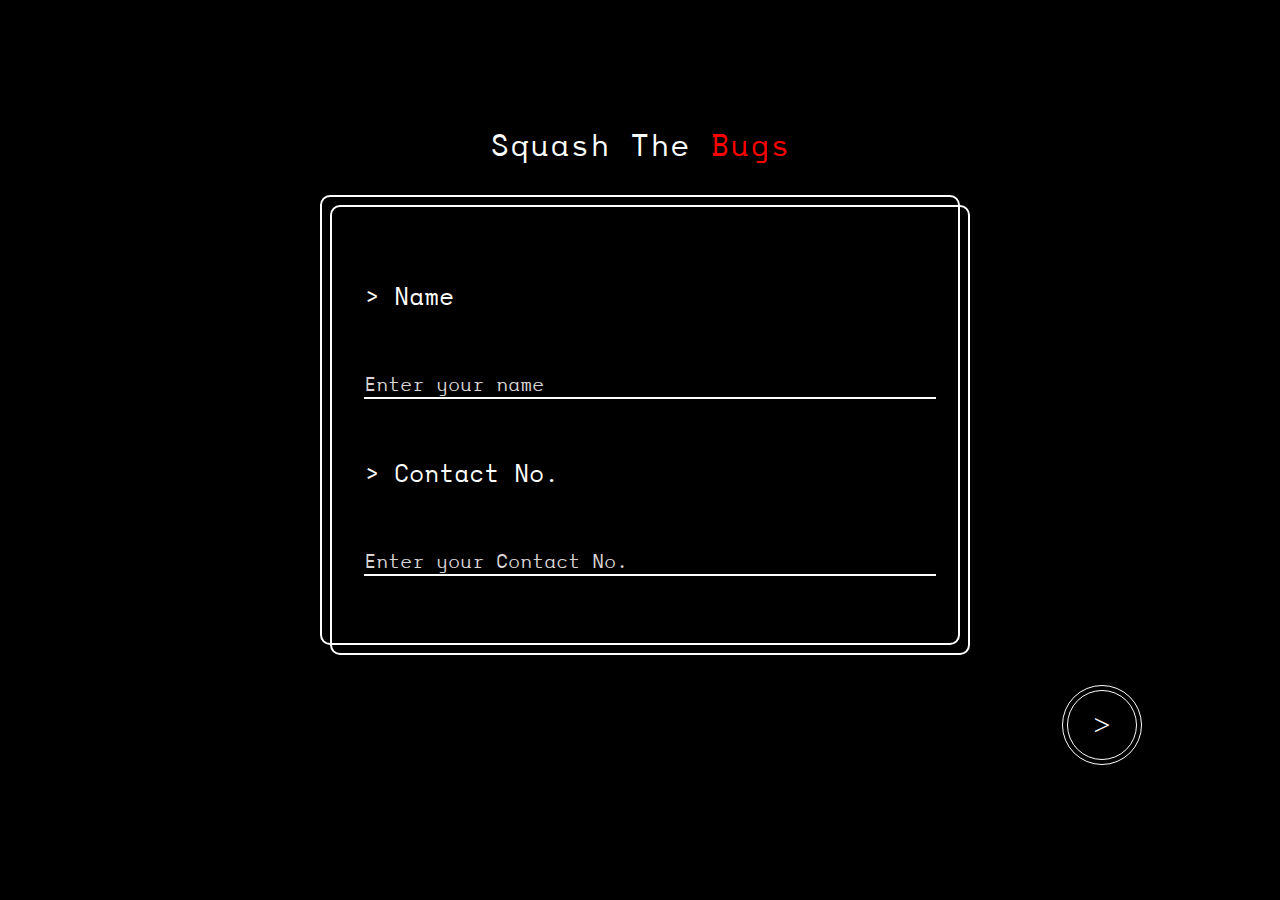
<file: index.html>
<!DOCTYPE html>
<html lang="en">
<head>
    <title>Sankalan</title>
    <meta charset="UTF-8">
    <meta http-equiv="X-UA-Compatible" content="IE=edge">
    <meta name="viewport" content="width=device-width, initial-scale=1">
    <link rel="stylesheet" href="./assets/css/index.css">
</head>
<body>
    <div class="main">
        <h1>Squash The <span class="red">Bugs</span></h1>
        <div class="rectangle">
            <div class="rectangle1"></div>
            <div class="rectangle1 overlay">
                <form>
                    <label for="name">> Name</label>
                    <input type="text" id="name" name="name" placeholder="Enter your name">
                    <label for="contact">> Contact No.</label>
                    <input type="text" id="contact" name="contact" placeholder="Enter your Contact No.">
                </form>
            </div>
        </div>
        <div class="icon">
            <div class="circle1">
                <div class="circle2">
                    <a href="./instructions.html"><span class="white">></span></a>
                </div>
            </div>
        </div>
    </div>
    <script>
        localStorage.removeItem('countdownEnd');
        localStorage['currentIndex'] = 0;
        localStorage['easyTime']='';
        localStorage['medTime']='';
        localStorage['hardTime']='';
        localStorage['hintCount'] = 0;
        localStorage['sawHint'] = -1;
        localStorage['selectedLanguage']=""
        document.addEventListener("DOMContentLoaded", () => {
            const nextButton = document.querySelector('.icon');
            const nameVal = document.getElementById('name');
            const contact = document.getElementById('contact');
            nextButton.addEventListener("click",
                () => {
                    localStorage.setItem('name', nameVal.value);
                    localStorage.setItem('contact', contact.value);
                });
        });





    </script>
</body>
</html>
</file>
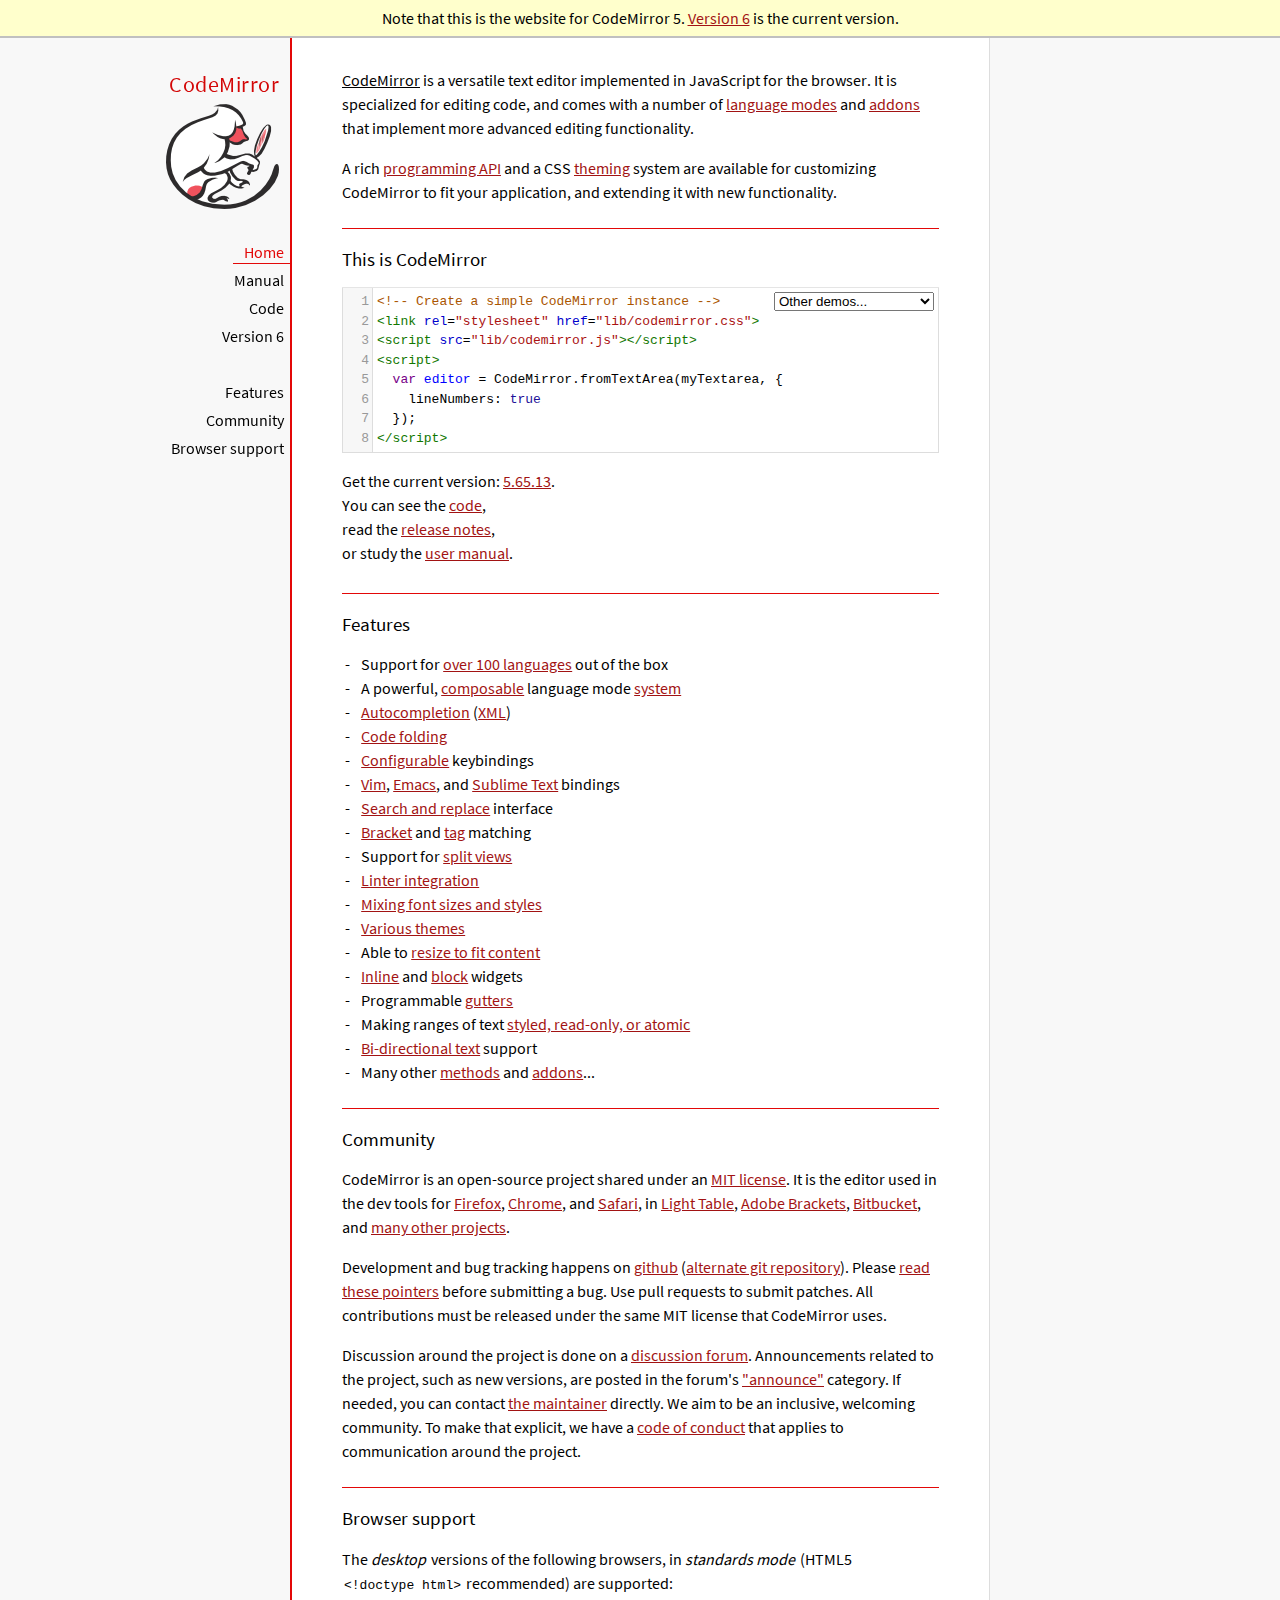
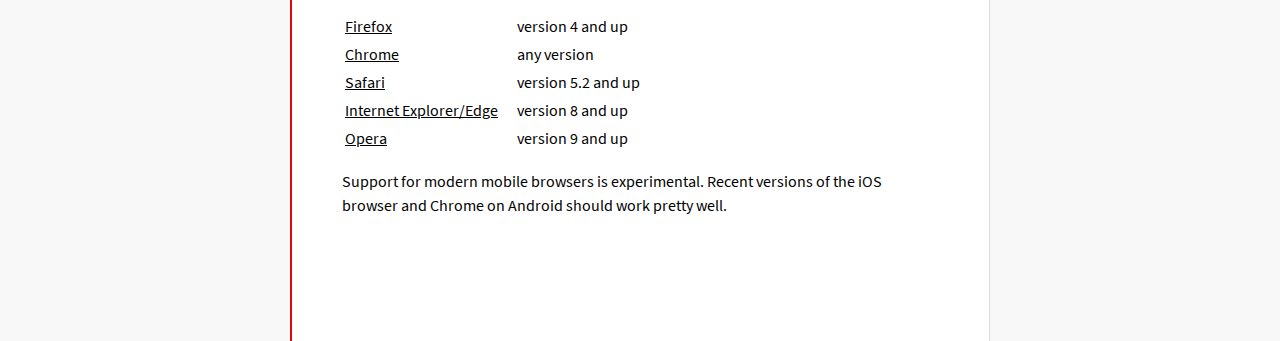
<file: assets/codemirror-5.65.13/index.html>
<!doctype html>

<title>CodeMirror 5</title>
<meta charset="utf-8"/>

<link rel=stylesheet href="lib/codemirror.css">
<link rel=stylesheet href="doc/docs.css">
<script src="lib/codemirror.js"></script>
<script src="mode/xml/xml.js"></script>
<script src="mode/javascript/javascript.js"></script>
<script src="mode/css/css.js"></script>
<script src="mode/htmlmixed/htmlmixed.js"></script>
<script src="addon/edit/matchbrackets.js"></script>

<script src="doc/activebookmark.js"></script>

<style>
  .CodeMirror { height: auto; border: 1px solid #ddd; }
  .CodeMirror-scroll { max-height: 200px; }
  .CodeMirror pre { padding-left: 7px; line-height: 1.25; }
  .banner { background: #ffc; padding: 6px; border-bottom: 2px solid silver; text-align: center }
</style>

<div class=banner>
  Note that this is the website for CodeMirror 5. <a href="https://codemirror.net/">Version 6</a> is the current version.
</div>

<div id=nav>
  <a href="https://codemirror.net/5"><h1>CodeMirror</h1><img id=logo src="doc/logo.png"></a>

  <ul>
    <li><a class=active data-default="true" href="#description">Home</a>
    <li><a href="doc/manual.html">Manual</a>
    <li><a href="https://github.com/codemirror/codemirror5">Code</a>
    <li><a href="https://codemirror.net/">Version 6</a>
  </ul>
  <ul>
    <li><a href="#features">Features</a>
    <li><a href="#community">Community</a>
    <li><a href="#browsersupport">Browser support</a>
  </ul>
</div>

<article>

<section id=description class=first>
  <p><strong>CodeMirror</strong> is a versatile text editor
  implemented in JavaScript for the browser. It is specialized for
  editing code, and comes with a number of <a href="mode/index.html">language modes</a> and <a href="doc/manual.html#addons">addons</a>
  that implement more advanced editing functionality.</p>

  <p>A rich <a href="doc/manual.html#api">programming API</a> and a
  CSS <a href="doc/manual.html#styling">theming</a> system are
  available for customizing CodeMirror to fit your application, and
  extending it with new functionality.</p>
</section>

<section id=demo>
  <h2>This is CodeMirror</h2>
  <form style="position: relative; margin-top: .5em;"><textarea id=demotext>
<!-- Create a simple CodeMirror instance -->
<link rel="stylesheet" href="lib/codemirror.css">
<script src="lib/codemirror.js"></script>
<script>
  var editor = CodeMirror.fromTextArea(myTextarea, {
    lineNumbers: true
  });
</script></textarea>
  <select id="demolist" onchange="document.location = this.options[this.selectedIndex].value;">
    <option value="#">Other demos...</option>
    <option value="demo/complete.html">Autocompletion</option>
    <option value="demo/folding.html">Code folding</option>
    <option value="demo/theme.html">Themes</option>
    <option value="mode/htmlmixed/index.html">Mixed language modes</option>
    <option value="demo/bidi.html">Bi-directional text</option>
    <option value="demo/variableheight.html">Variable font sizes</option>
    <option value="demo/search.html">Search interface</option>
    <option value="demo/vim.html">Vim bindings</option>
    <option value="demo/emacs.html">Emacs bindings</option>
    <option value="demo/sublime.html">Sublime Text bindings</option>
    <option value="demo/tern.html">Tern integration</option>
    <option value="demo/merge.html">Merge/diff interface</option>
    <option value="demo/fullscreen.html">Full-screen editor</option>
    <option value="demo/simplescrollbars.html">Custom scrollbars</option>
  </select></form>
  <script>
    var editor = CodeMirror.fromTextArea(document.getElementById("demotext"), {
      lineNumbers: true,
      mode: "text/html",
      matchBrackets: true
    });
  </script>

  <div class=actions>
    Get the current version: <a href="https://codemirror.net/5/codemirror.zip">5.65.13</a>.<br>
    You can see the <a href="https://github.com/codemirror/codemirror5" title="GitHub repository">code</a>,<br>
    read the <a href="doc/releases.html">release notes</a>,<br>
    or study the <a href="doc/manual.html">user manual</a>.
  </div>

</section>

<section id=features>
  <h2>Features</h2>
  <ul>
    <li>Support for <a href="mode/index.html">over 100 languages</a> out of the box
    <li>A powerful, <a href="mode/htmlmixed/index.html">composable</a> language mode <a href="doc/manual.html#modeapi">system</a>
    <li><a href="doc/manual.html#addon_show-hint">Autocompletion</a> (<a href="demo/xmlcomplete.html">XML</a>)
    <li><a href="doc/manual.html#addon_foldcode">Code folding</a>
    <li><a href="doc/manual.html#option_extraKeys">Configurable</a> keybindings
    <li><a href="demo/vim.html">Vim</a>, <a href="demo/emacs.html">Emacs</a>, and <a href="demo/sublime.html">Sublime Text</a> bindings
    <li><a href="doc/manual.html#addon_search">Search and replace</a> interface
    <li><a href="doc/manual.html#addon_matchbrackets">Bracket</a> and <a href="doc/manual.html#addon_matchtags">tag</a> matching
    <li>Support for <a href="demo/buffers.html">split views</a>
    <li><a href="doc/manual.html#addon_lint">Linter integration</a>
    <li><a href="demo/variableheight.html">Mixing font sizes and styles</a>
    <li><a href="demo/theme.html">Various themes</a>
    <li>Able to <a href="demo/resize.html">resize to fit content</a>
    <li><a href="doc/manual.html#mark_replacedWith">Inline</a> and <a href="doc/manual.html#addLineWidget">block</a> widgets
    <li>Programmable <a href="demo/marker.html">gutters</a>
    <li>Making ranges of text <a href="doc/manual.html#markText">styled, read-only, or atomic</a>
    <li><a href="demo/bidi.html">Bi-directional text</a> support
    <li>Many other <a href="doc/manual.html#api">methods</a> and <a href="doc/manual.html#addons">addons</a>...
  </ul>
</section>

<section id=community>
  <h2>Community</h2>

  <p>CodeMirror is an open-source project shared under
  an <a href="LICENSE">MIT license</a>. It is the editor used in the
  dev tools for
  <a href="https://hacks.mozilla.org/2013/11/firefox-developer-tools-episode-27-edit-as-html-codemirror-more/">Firefox</a>,
  <a href="https://developers.google.com/chrome-developer-tools/">Chrome</a>,
  and <a href="https://developer.apple.com/safari/tools/">Safari</a>, in <a href="http://www.lighttable.com/">Light
  Table</a>, <a href="http://brackets.io/">Adobe
  Brackets</a>, <a href="http://blog.bitbucket.org/2013/05/14/edit-your-code-in-the-cloud-with-bitbucket/">Bitbucket</a>,
  and <a href="doc/realworld.html">many other projects</a>.</p>

  <p>Development and bug tracking happens
  on <a href="https://github.com/codemirror/CodeMirror/">github</a>
  (<a href="http://marijnhaverbeke.nl/git/codemirror">alternate git
  repository</a>).
  Please <a href="https://codemirror.net/5/doc/reporting.html">read these
  pointers</a> before submitting a bug. Use pull requests to submit
  patches. All contributions must be released under the same MIT
  license that CodeMirror uses.</p>

  <p>Discussion around the project is done on
  a <a href="https://discuss.codemirror.net">discussion forum</a>.
  Announcements related to the project, such as new versions, are
  posted in the
  forum's <a href="https://discuss.codemirror.net/c/announce">"announce"</a>
  category. If needed, you can
  contact <a href="mailto:marijn@haverbeke.berlin">the maintainer</a>
  directly. We aim to be an inclusive, welcoming community. To make
  that explicit, we have
  a <a href="http://contributor-covenant.org/version/1/1/0/">code of
  conduct</a> that applies to communication around the project.</p>
</section>

<section id=browsersupport>
  <h2>Browser support</h2>
  <p>The <em>desktop</em> versions of the following browsers,
  in <em>standards mode</em> (HTML5 <code>&lt;!doctype html></code>
  recommended) are supported:</p>
  <table style="margin-bottom: 1em">
    <tr><th>Firefox</th><td>version 4 and up</td></tr>
    <tr><th>Chrome</th><td>any version</td></tr>
    <tr><th>Safari</th><td>version 5.2 and up</td></tr>
    <tr><th style="padding-right: 1em;">Internet Explorer/Edge</th><td>version 8 and up</td></tr>
    <tr><th>Opera</th><td>version 9 and up</td></tr>
  </table>
  <p>Support for modern mobile browsers is experimental. Recent
  versions of the iOS browser and Chrome on Android should work
  pretty well.</p>
</section>

</article>
</file>
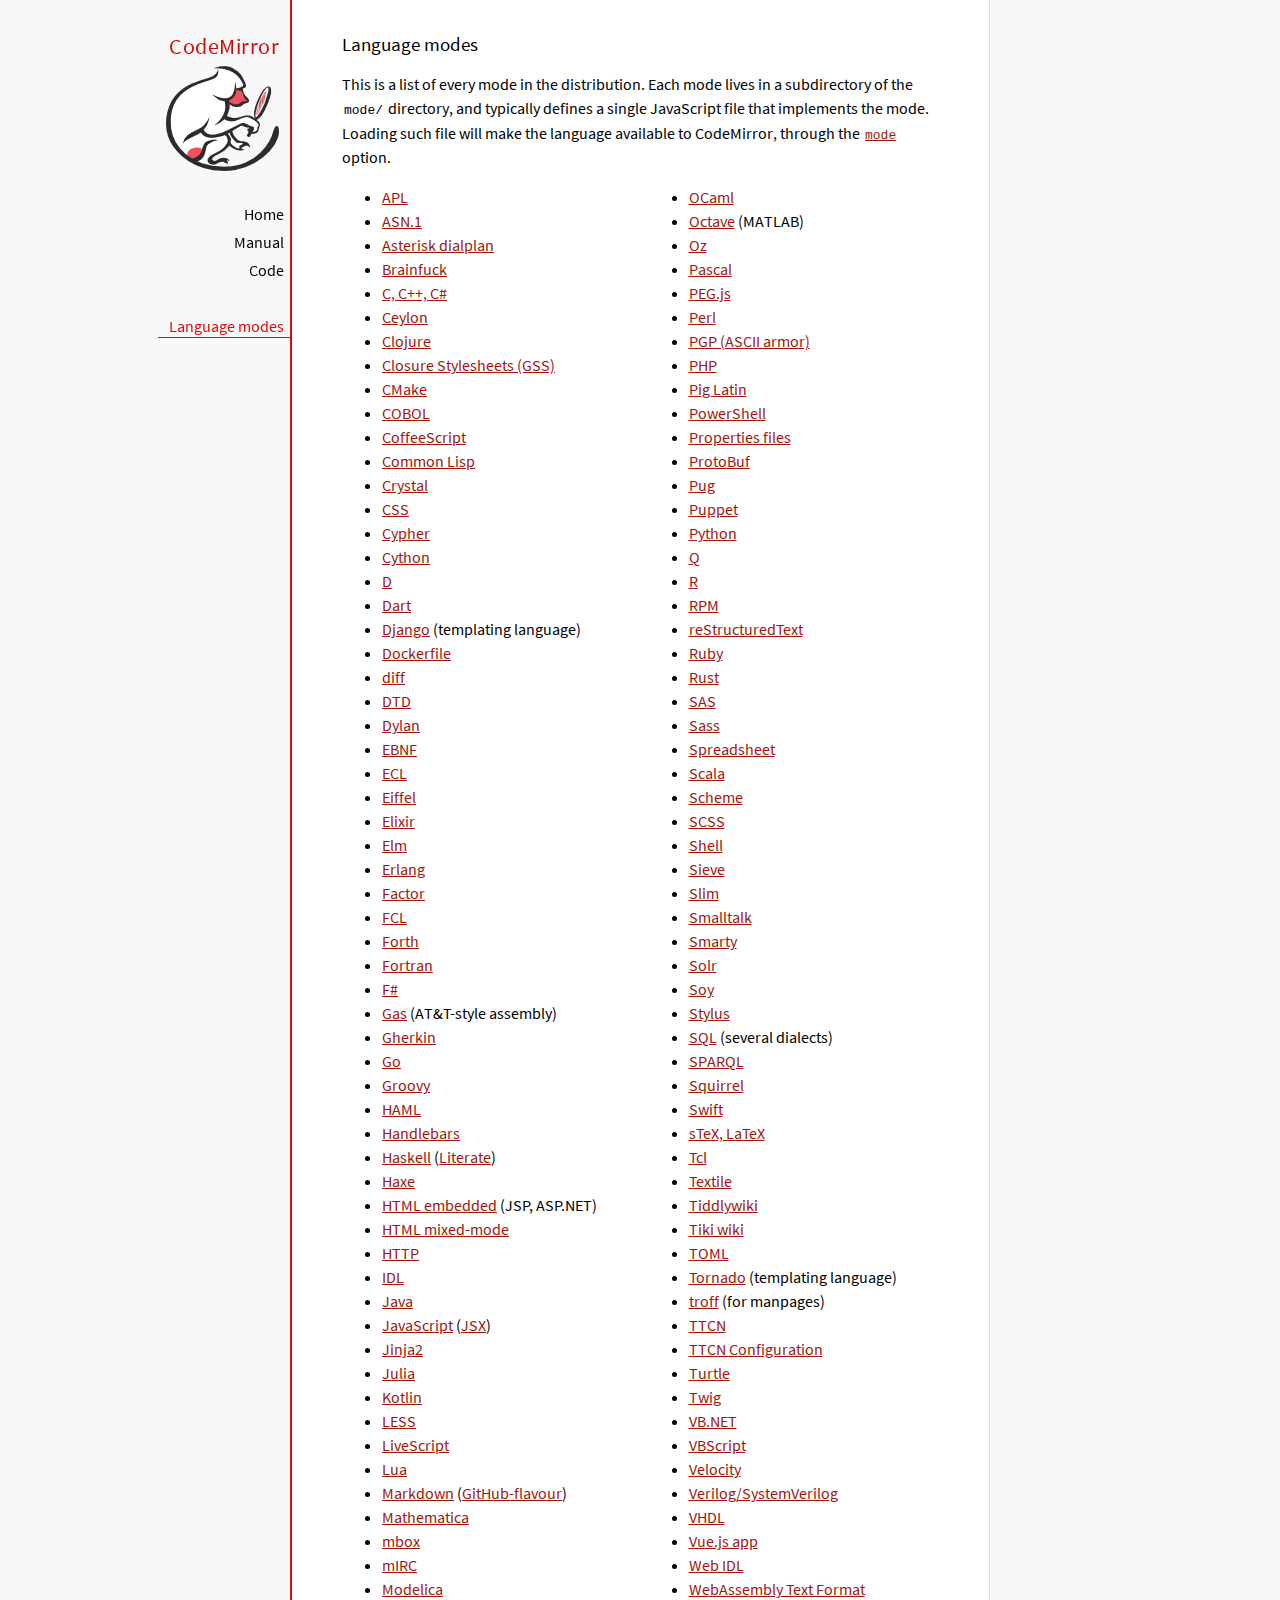
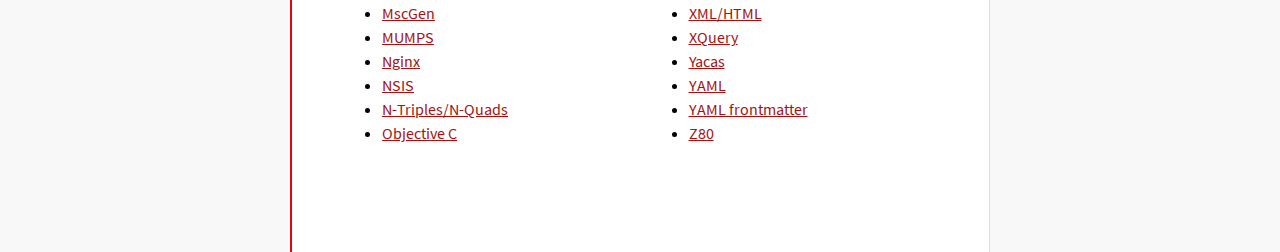
<file: assets/codemirror-5.65.13/mode/index.html>
<!doctype html>

<title>CodeMirror: Language Modes</title>
<meta charset="utf-8"/>
<link rel=stylesheet href="../doc/docs.css">

<div id=nav>
  <a href="https://codemirror.net/5"><h1>CodeMirror</h1><img id=logo src="../doc/logo.png"></a>

  <ul>
    <li><a href="../index.html">Home</a>
    <li><a href="../doc/manual.html">Manual</a>
    <li><a href="https://github.com/codemirror/codemirror5">Code</a>
  </ul>
  <ul>
    <li><a class=active href="#">Language modes</a>
  </ul>
</div>

<article>

  <h2>Language modes</h2>

  <p>This is a list of every mode in the distribution. Each mode lives
in a subdirectory of the <code>mode/</code> directory, and typically
defines a single JavaScript file that implements the mode. Loading
such file will make the language available to CodeMirror, through
the <a href="../doc/manual.html#option_mode"><code>mode</code></a>
option.</p>

  <div style="-webkit-columns: 100px 2; -moz-columns: 100px 2; columns: 100px 2;">
    <ul style="margin-top: 0">
      <li><a href="apl/index.html">APL</a></li>
      <li><a href="asn.1/index.html">ASN.1</a></li>
      <li><a href="asterisk/index.html">Asterisk dialplan</a></li>
      <li><a href="brainfuck/index.html">Brainfuck</a></li>
      <li><a href="clike/index.html">C, C++, C#</a></li>
      <li><a href="clike/index.html">Ceylon</a></li>
      <li><a href="clojure/index.html">Clojure</a></li>
      <li><a href="css/gss.html">Closure Stylesheets (GSS)</a></li>
      <li><a href="cmake/index.html">CMake</a></li>
      <li><a href="cobol/index.html">COBOL</a></li>
      <li><a href="coffeescript/index.html">CoffeeScript</a></li>
      <li><a href="commonlisp/index.html">Common Lisp</a></li>
      <li><a href="crystal/index.html">Crystal</a></li>
      <li><a href="css/index.html">CSS</a></li>
      <li><a href="cypher/index.html">Cypher</a></li>
      <li><a href="python/index.html">Cython</a></li>
      <li><a href="d/index.html">D</a></li>
      <li><a href="dart/index.html">Dart</a></li>
      <li><a href="django/index.html">Django</a> (templating language)</li>
      <li><a href="dockerfile/index.html">Dockerfile</a></li>
      <li><a href="diff/index.html">diff</a></li>
      <li><a href="dtd/index.html">DTD</a></li>
      <li><a href="dylan/index.html">Dylan</a></li>
      <li><a href="ebnf/index.html">EBNF</a></li>
      <li><a href="ecl/index.html">ECL</a></li>
      <li><a href="eiffel/index.html">Eiffel</a></li>
      <li><a href="https://github.com/optick/codemirror-mode-elixir">Elixir</a></li>
      <li><a href="elm/index.html">Elm</a></li>
      <li><a href="erlang/index.html">Erlang</a></li>
      <li><a href="factor/index.html">Factor</a></li>
      <li><a href="fcl/index.html">FCL</a></li>
      <li><a href="forth/index.html">Forth</a></li>
      <li><a href="fortran/index.html">Fortran</a></li>
      <li><a href="mllike/index.html">F#</a></li>
      <li><a href="gas/index.html">Gas</a> (AT&amp;T-style assembly)</li>
      <li><a href="gherkin/index.html">Gherkin</a></li>
      <li><a href="go/index.html">Go</a></li>
      <li><a href="groovy/index.html">Groovy</a></li>
      <li><a href="haml/index.html">HAML</a></li>
      <li><a href="handlebars/index.html">Handlebars</a></li>
      <li><a href="haskell/index.html">Haskell</a> (<a href="haskell-literate/index.html">Literate</a>)</li>
      <li><a href="haxe/index.html">Haxe</a></li>
      <li><a href="htmlembedded/index.html">HTML embedded</a> (JSP, ASP.NET)</li>
      <li><a href="htmlmixed/index.html">HTML mixed-mode</a></li>
      <li><a href="http/index.html">HTTP</a></li>
      <li><a href="idl/index.html">IDL</a></li>
      <li><a href="clike/index.html">Java</a></li>
      <li><a href="javascript/index.html">JavaScript</a> (<a href="jsx/index.html">JSX</a>)</li>
      <li><a href="jinja2/index.html">Jinja2</a></li>
      <li><a href="julia/index.html">Julia</a></li>
      <li><a href="clike/index.html">Kotlin</a></li>
      <li><a href="css/less.html">LESS</a></li>
      <li><a href="livescript/index.html">LiveScript</a></li>
      <li><a href="lua/index.html">Lua</a></li>
      <li><a href="markdown/index.html">Markdown</a> (<a href="gfm/index.html">GitHub-flavour</a>)</li>
      <li><a href="mathematica/index.html">Mathematica</a></li>
      <li><a href="mbox/index.html">mbox</a></li>
      <li><a href="mirc/index.html">mIRC</a></li>
      <li><a href="modelica/index.html">Modelica</a></li>
      <li><a href="mscgen/index.html">MscGen</a></li>
      <li><a href="mumps/index.html">MUMPS</a></li>
      <li><a href="nginx/index.html">Nginx</a></li>
      <li><a href="nsis/index.html">NSIS</a></li>
      <li><a href="ntriples/index.html">N-Triples/N-Quads</a></li>
      <li><a href="clike/index.html">Objective C</a></li>
      <li><a href="mllike/index.html">OCaml</a></li>
      <li><a href="octave/index.html">Octave</a> (MATLAB)</li>
      <li><a href="oz/index.html">Oz</a></li>
      <li><a href="pascal/index.html">Pascal</a></li>
      <li><a href="pegjs/index.html">PEG.js</a></li>
      <li><a href="perl/index.html">Perl</a></li>
      <li><a href="asciiarmor/index.html">PGP (ASCII armor)</a></li>
      <li><a href="php/index.html">PHP</a></li>
      <li><a href="pig/index.html">Pig Latin</a></li>
      <li><a href="powershell/index.html">PowerShell</a></li>
      <li><a href="properties/index.html">Properties files</a></li>
      <li><a href="protobuf/index.html">ProtoBuf</a></li>
      <li><a href="pug/index.html">Pug</a></li>
      <li><a href="puppet/index.html">Puppet</a></li>
      <li><a href="python/index.html">Python</a></li>
      <li><a href="q/index.html">Q</a></li>
      <li><a href="r/index.html">R</a></li>
      <li><a href="rpm/index.html">RPM</a></li>
      <li><a href="rst/index.html">reStructuredText</a></li>
      <li><a href="ruby/index.html">Ruby</a></li>
      <li><a href="rust/index.html">Rust</a></li>
      <li><a href="sas/index.html">SAS</a></li>
      <li><a href="sass/index.html">Sass</a></li>
      <li><a href="spreadsheet/index.html">Spreadsheet</a></li>
      <li><a href="clike/scala.html">Scala</a></li>
      <li><a href="scheme/index.html">Scheme</a></li>
      <li><a href="css/scss.html">SCSS</a></li>
      <li><a href="shell/index.html">Shell</a></li>
      <li><a href="sieve/index.html">Sieve</a></li>
      <li><a href="slim/index.html">Slim</a></li>
      <li><a href="smalltalk/index.html">Smalltalk</a></li>
      <li><a href="smarty/index.html">Smarty</a></li>
      <li><a href="solr/index.html">Solr</a></li>
      <li><a href="soy/index.html">Soy</a></li>
      <li><a href="stylus/index.html">Stylus</a></li>
      <li><a href="sql/index.html">SQL</a> (several dialects)</li>
      <li><a href="sparql/index.html">SPARQL</a></li>
      <li><a href="clike/index.html">Squirrel</a></li>
      <li><a href="swift/index.html">Swift</a></li>
      <li><a href="stex/index.html">sTeX, LaTeX</a></li>
      <li><a href="tcl/index.html">Tcl</a></li>
      <li><a href="textile/index.html">Textile</a></li>
      <li><a href="tiddlywiki/index.html">Tiddlywiki</a></li>
      <li><a href="tiki/index.html">Tiki wiki</a></li>
      <li><a href="toml/index.html">TOML</a></li>
      <li><a href="tornado/index.html">Tornado</a> (templating language)</li>
      <li><a href="troff/index.html">troff</a> (for manpages)</li>
      <li><a href="ttcn/index.html">TTCN</a></li>
      <li><a href="ttcn-cfg/index.html">TTCN Configuration</a></li>
      <li><a href="turtle/index.html">Turtle</a></li>
      <li><a href="twig/index.html">Twig</a></li>
      <li><a href="vb/index.html">VB.NET</a></li>
      <li><a href="vbscript/index.html">VBScript</a></li>
      <li><a href="velocity/index.html">Velocity</a></li>
      <li><a href="verilog/index.html">Verilog/SystemVerilog</a></li>
      <li><a href="vhdl/index.html">VHDL</a></li>
      <li><a href="vue/index.html">Vue.js app</a></li>
      <li><a href="webidl/index.html">Web IDL</a></li>
      <li><a href="wast/index.html">WebAssembly Text Format</a></li>
      <li><a href="xml/index.html">XML/HTML</a></li>
      <li><a href="xquery/index.html">XQuery</a></li>
      <li><a href="yacas/index.html">Yacas</a></li>
      <li><a href="yaml/index.html">YAML</a></li>
      <li><a href="yaml-frontmatter/index.html">YAML frontmatter</a></li>
      <li><a href="z80/index.html">Z80</a></li>
    </ul>
  </div>

</article>
</file>
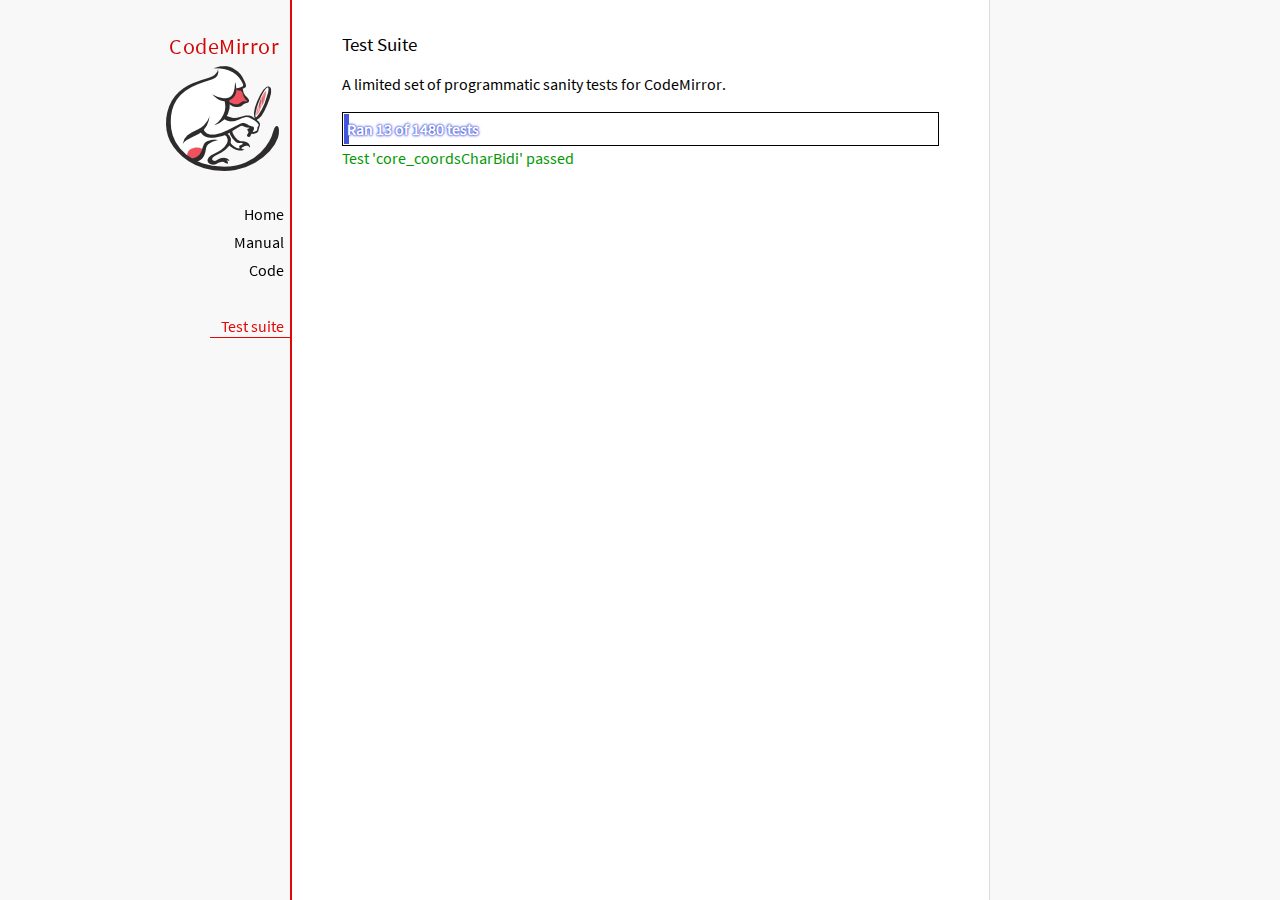
<file: assets/codemirror-5.65.13/test/index.html>
<!doctype html>

<meta charset="utf-8"/>
<title>CodeMirror: Test Suite</title>
<link rel=stylesheet href="../doc/docs.css">

<link rel="stylesheet" href="../lib/codemirror.css">
<link rel="stylesheet" href="mode_test.css">
<script>
  var errored = []
  window.onerror = function(e) { errored.push(e) }
</script>
<script src="../doc/activebookmark.js"></script>
<script src="../lib/codemirror.js"></script>
<script src="../mode/meta.js"></script>
<script src="../addon/mode/overlay.js"></script>
<script src="../addon/mode/multiplex.js"></script>
<script src="../addon/search/searchcursor.js"></script>
<script src="../addon/dialog/dialog.js"></script>
<script src="../addon/edit/matchbrackets.js"></script>
<script src="../addon/hint/sql-hint.js"></script>
<script src="../addon/hint/xml-hint.js"></script>
<script src="../addon/hint/html-hint.js"></script>
<script src="../addon/comment/comment.js"></script>
<script src="../addon/mode/simple.js"></script>
<script src="../mode/css/css.js"></script>
<script src="../mode/clike/clike.js"></script>
<!-- clike must be after css or vim and sublime tests will fail -->
<script src="../mode/clojure/clojure.js"></script>
<script src="../mode/cypher/cypher.js"></script>
<script src="../mode/d/d.js"></script>
<script src="../mode/dockerfile/dockerfile.js"></script>
<script src="../mode/gfm/gfm.js"></script>
<script src="../mode/haml/haml.js"></script>
<script src="../mode/htmlmixed/htmlmixed.js"></script>
<script src="../mode/javascript/javascript.js"></script>
<script src="../mode/jsx/jsx.js"></script>
<script src="../mode/markdown/markdown.js"></script>
<script src="../mode/php/php.js"></script>
<script src="../mode/python/python.js"></script>
<script src="../mode/powershell/powershell.js"></script>
<script src="../mode/ruby/ruby.js"></script>
<script src="../mode/sass/sass.js"></script>
<script src="../mode/shell/shell.js"></script>
<script src="../mode/slim/slim.js"></script>
<script src="../mode/soy/soy.js"></script>
<script src="../mode/sql/sql.js"></script>
<script src="../mode/stex/stex.js"></script>
<script src="../mode/swift/swift.js"></script>
<script src="../mode/textile/textile.js"></script>
<script src="../mode/verilog/verilog.js"></script>
<script src="../mode/xml/xml.js"></script>
<script src="../mode/xquery/xquery.js"></script>
<script src="../keymap/emacs.js"></script>
<script src="../keymap/sublime.js"></script>
<script src="../keymap/vim.js"></script>
<script src="../mode/rust/rust.js"></script>
<script src="../mode/mscgen/mscgen.js"></script>
<script src="../mode/dylan/dylan.js"></script>
<script src="../mode/wast/wast.js"></script>

<style>
  .ok { color: #090; }
  .fail { color: #e00; }
  .error { color: #c90; }
  .done { font-weight: bold; }
  #progress {
  background: #45d;
  color: white;
  text-shadow: 0 0 1px #45d, 0 0 2px #45d, 0 0 3px #45d;
  font-weight: bold;
  white-space: pre;
  }
  #testground {
  visibility: hidden;
  }
  #testground.offscreen {
  visibility: visible;
  position: absolute;
  left: -10000px;
  top: -10000px;
  }
  .CodeMirror { border: 1px solid black; }
</style>

<div id=nav>
  <a href="https://codemirror.net/5"><h1>CodeMirror</h1><img id=logo src="../doc/logo.png"></a>

  <ul>
    <li><a href="../index.html">Home</a>
    <li><a href="../doc/manual.html">Manual</a>
    <li><a href="https://github.com/codemirror/codemirror5">Code</a>
  </ul>
  <ul>
    <li><a class=active href="#">Test suite</a>
  </ul>
</div>

<article>
  <h2>Test Suite</h2>

    <p>A limited set of programmatic sanity tests for CodeMirror.</p>

    <div style="border: 1px solid black; padding: 1px; max-width: 700px;">
      <div style="width: 0px;" id=progress><div style="padding: 3px;">Ran <span id="progress_ran">0</span><span id="progress_total"> of 0</span> tests</div></div>
    </div>
    <p id=status>Please enable JavaScript...</p>
    <div id=output></div>

    <div id=testground></div>

    <script src="driver.js"></script>
    <script src="test.js"></script>
    <script src="doc_test.js"></script>
    <script src="multi_test.js"></script>
    <script src="contenteditable_test.js"></script>
    <script src="scroll_test.js"></script>
    <script src="comment_test.js"></script>
    <script src="search_test.js"></script>
    <script src="mode_test.js"></script>

    <script src="../mode/clike/test.js"></script>
    <script src="../mode/clojure/test.js"></script>
    <script src="../mode/css/test.js"></script>
    <script src="../mode/css/gss_test.js"></script>
    <script src="../mode/css/scss_test.js"></script>
    <script src="../mode/css/less_test.js"></script>
    <script src="../mode/cypher/test.js"></script>
    <script src="../mode/d/test.js"></script>
    <script src="../mode/dockerfile/test.js"></script>
    <script src="../mode/gfm/test.js"></script>
    <script src="../mode/haml/test.js"></script>
    <script src="../mode/javascript/test.js"></script>
    <script src="../mode/jsx/test.js"></script>
    <script src="../mode/markdown/test.js"></script>
    <script src="../mode/php/test.js"></script>
    <script src="../mode/powershell/test.js"></script>
    <script src="../mode/ruby/test.js"></script>
    <script src="../mode/sass/test.js"></script>
    <script src="../mode/shell/test.js"></script>
    <script src="../mode/slim/test.js"></script>
    <script src="../mode/soy/test.js"></script>
    <script src="../mode/stex/test.js"></script>
    <script src="../mode/swift/test.js"></script>
    <script src="../mode/textile/test.js"></script>
    <script src="../mode/verilog/test.js"></script>
    <script src="../mode/xml/test.js"></script>
    <script src="../mode/xquery/test.js"></script>
    <script src="../mode/python/test.js"></script>
    <script src="../mode/rust/test.js"></script>
    <script src="../mode/wast/test.js"></script>
    <script src="../mode/mscgen/mscgen_test.js"></script>
    <script src="../mode/mscgen/xu_test.js"></script>
    <script src="../mode/mscgen/msgenny_test.js"></script>
    <script src="../mode/dylan/test.js"></script>
    <script src="../addon/mode/multiplex_test.js"></script>
    <script src="../addon/fold/foldcode.js"></script>
    <script src="../addon/fold/brace-fold.js"></script>
    <script src="../addon/fold/xml-fold.js"></script>
    <script src="../addon/scroll/annotatescrollbar.js"></script>

    <script src="emacs_test.js"></script>
    <script src="sql-hint-test.js"></script>
    <script src="sublime_test.js"></script>
    <script src="html-hint-test.js"></script>
    <script src="annotatescrollbar.js"></script>
    <script>
      window.onload = runHarness;
      CodeMirror.on(window, 'hashchange', runHarness);

      function esc(str) {
        return str.replace(/[<&]/, function(ch) { return ch == "<" ? "&lt;" : "&amp;"; });
      }

      var output = document.getElementById("output"),
          progress = document.getElementById("progress"),
          progressRan = document.getElementById("progress_ran").childNodes[0],
          progressTotal = document.getElementById("progress_total").childNodes[0];
      var count = 0,
          failed = 0,
          skipped = 0,
          bad = "",
          running = false, // Flag that states tests are running
          quit = false, // Flag to quit tests ASAP
          verbose = false, // Adds message for *every* test to output
          done = false

      function runHarness(){
        if (running) {
          quit = true;
          setStatus("Restarting tests...", '', true);
          setTimeout(function(){ runHarness(); }, 500);
          return;
        }
        filters = [];
        verbose = false;
        if (window.location.hash.substr(1)){
          var strings = window.location.hash.substr(1).split(",");
          while (strings.length) {
            var s = strings.shift();
            if (s === "verbose")
              verbose = true;
            else
              filters.push(parseTestFilter(decodeURIComponent(s)));
          }
        }
        quit = false;
        running = true;
        setStatus("Loading tests...");
        count = 0;
        failed = 0;
        done = false;
        skipped = 0;
        bad = "";
        totalTests = countTests();
        progressTotal.nodeValue = " of " + totalTests;
        progressRan.nodeValue = count;
        output.innerHTML = '';
        document.getElementById("testground").innerHTML = "<form>" +
          "<textarea id=\"code\" name=\"code\"></textarea>" +
          "<input type=submit value=ok name=submit>" +
          "</form>";
        runTests(displayTest);
      }

      function setStatus(message, className, force){
        if (quit && !force) return;
        if (!message) throw("must provide message");
        var status = document.getElementById("status").childNodes[0];
        status.nodeValue = message;
        status.parentNode.className = className;
      }
      function addOutput(name, className, code){
        var newOutput = document.createElement("dl");
        var newTitle = document.createElement("dt");
        newTitle.className = className;
        newTitle.appendChild(document.createTextNode(name));
        newOutput.appendChild(newTitle);
        var newMessage = document.createElement("dd");
        newMessage.innerHTML = code;
        newOutput.appendChild(newTitle);
        newOutput.appendChild(newMessage);
        output.appendChild(newOutput);
      }
      function displayTest(type, name, customMessage) {
        var message = "???";
        if (type != "done" && type != "skipped") ++count;
        progress.style.width = (count * (progress.parentNode.clientWidth - 2) / (totalTests || 1)) + "px";
        progressRan.nodeValue = count;
        if (type == "ok") {
          message = "Test '" + name + "' passed";
          if (!verbose) customMessage = false;
        } else if (type == "skipped") {
          message = "Test '" + name + "' skipped";
          ++skipped;
          if (!verbose) customMessage = false;
        } else if (type == "expected") {
          message = "Test '" + name + "' failed as expected";
          if (!verbose) customMessage = false;
        } else if (type == "error" || type == "fail") {
          ++failed;
          message = "Test '" + name + "' failed";
        } else if (type == "done") {
          if (failed) {
            type += " fail";
            message = failed + " failure" + (failed > 1 ? "s" : "");
          } else if (count < totalTests) {
            failed = totalTests - count;
            type += " fail";
            message = failed + " failure" + (failed > 1 ? "s" : "");
          } else {
            type += " ok";
            message = "All passed"
            if (skipped) {
              message += " (" + skipped + " skipped)";
            }
          }
          done = true
          progressTotal.nodeValue = '';
          customMessage = true; // Hack to avoid adding to output
        }
        if (verbose && !customMessage)  customMessage = message;
        setStatus(message, type);
        if (customMessage && customMessage.length > 0) {
          addOutput(name, type, customMessage);
        }
      }
    </script>

</article>
</file>
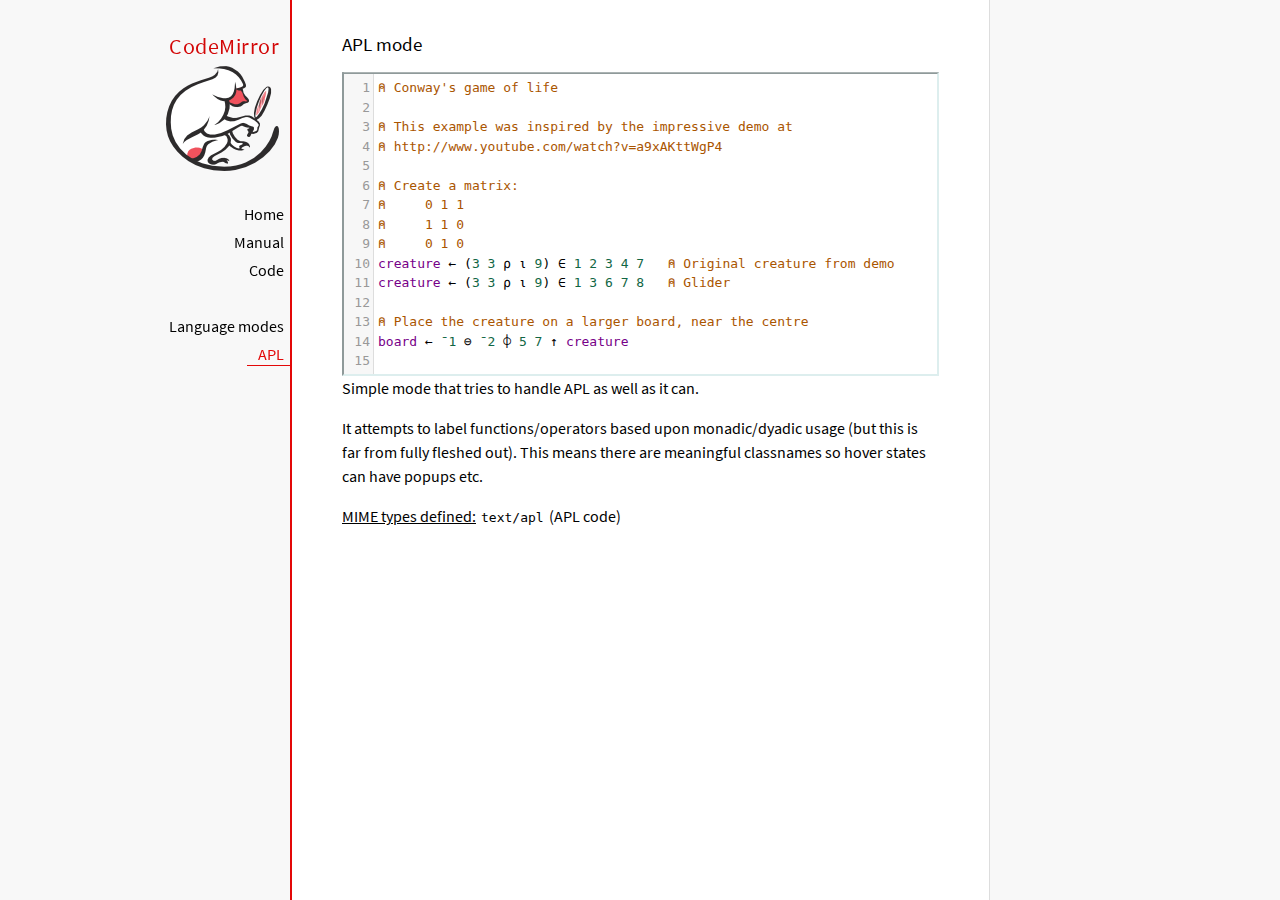
<file: assets/codemirror-5.65.13/mode/apl/index.html>
<!doctype html>

<title>CodeMirror: APL mode</title>
<meta charset="utf-8"/>
<link rel=stylesheet href="../../doc/docs.css">

<link rel="stylesheet" href="../../lib/codemirror.css">
<script src="../../lib/codemirror.js"></script>
<script src="../../addon/edit/matchbrackets.js"></script>
<script src="./apl.js"></script>
<style>
	.CodeMirror { border: 2px inset #dee; }
    </style>
<div id=nav>
  <a href="https://codemirror.net/5"><h1>CodeMirror</h1><img id=logo src="../../doc/logo.png" alt=""></a>

  <ul>
    <li><a href="../../index.html">Home</a>
    <li><a href="../../doc/manual.html">Manual</a>
    <li><a href="https://github.com/codemirror/codemirror5">Code</a>
  </ul>
  <ul>
    <li><a href="../index.html">Language modes</a>
    <li><a class=active href="#">APL</a>
  </ul>
</div>

<article>
<h2>APL mode</h2>
<form><textarea id="code" name="code">
⍝ Conway's game of life

⍝ This example was inspired by the impressive demo at
⍝ http://www.youtube.com/watch?v=a9xAKttWgP4

⍝ Create a matrix:
⍝     0 1 1
⍝     1 1 0
⍝     0 1 0
creature ← (3 3 ⍴ ⍳ 9) ∈ 1 2 3 4 7   ⍝ Original creature from demo
creature ← (3 3 ⍴ ⍳ 9) ∈ 1 3 6 7 8   ⍝ Glider

⍝ Place the creature on a larger board, near the centre
board ← ¯1 ⊖ ¯2 ⌽ 5 7 ↑ creature

⍝ A function to move from one generation to the next
life ← {∨/ 1 ⍵ ∧ 3 4 = ⊂+/ +⌿ 1 0 ¯1 ∘.⊖ 1 0 ¯1 ⌽¨ ⊂⍵}

⍝ Compute n-th generation and format it as a
⍝ character matrix
gen ← {' #'[(life ⍣ ⍵) board]}

⍝ Show first three generations
(gen 1) (gen 2) (gen 3)
</textarea></form>

    <script>
      var editor = CodeMirror.fromTextArea(document.getElementById("code"), {
        lineNumbers: true,
        matchBrackets: true,
        mode: "text/apl"
      });
    </script>

    <p>Simple mode that tries to handle APL as well as it can.</p>
    <p>It attempts to label functions/operators based upon
    monadic/dyadic usage (but this is far from fully fleshed out).
    This means there are meaningful classnames so hover states can
    have popups etc.</p>

    <p><strong>MIME types defined:</strong> <code>text/apl</code> (APL code)</p>
  </article>
</file>
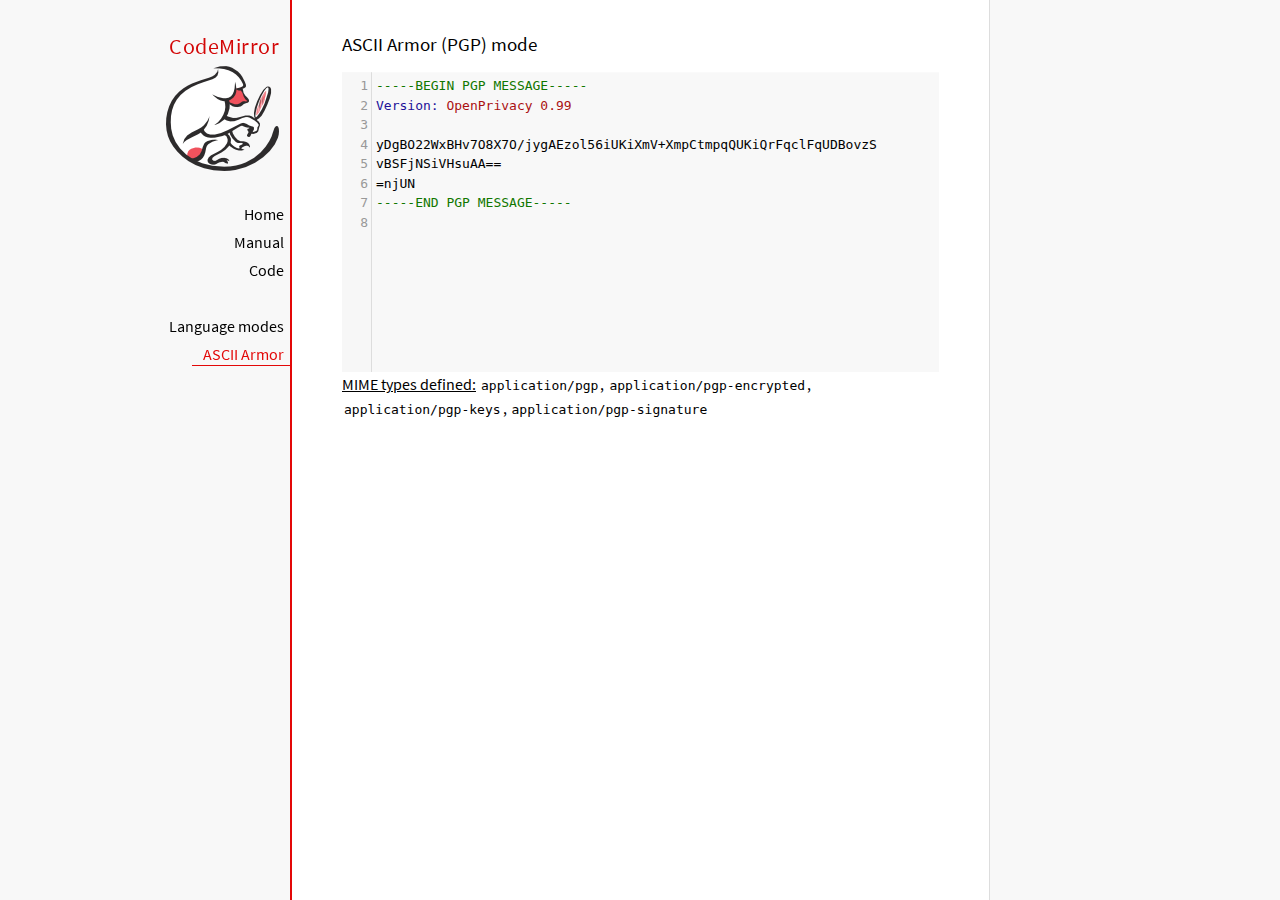
<file: assets/codemirror-5.65.13/mode/asciiarmor/index.html>
<!doctype html>

<title>CodeMirror: ASCII Armor (PGP) mode</title>
<meta charset="utf-8"/>
<link rel=stylesheet href="../../doc/docs.css">

<link rel="stylesheet" href="../../lib/codemirror.css">
<script src="../../lib/codemirror.js"></script>
<script src="asciiarmor.js"></script>
<style>.CodeMirror {background: #f8f8f8;}</style>
<div id=nav>
  <a href="https://codemirror.net/5"><h1>CodeMirror</h1><img id=logo src="../../doc/logo.png" alt=""></a>

  <ul>
    <li><a href="../../index.html">Home</a>
    <li><a href="../../doc/manual.html">Manual</a>
    <li><a href="https://github.com/codemirror/codemirror5">Code</a>
  </ul>
  <ul>
    <li><a href="../index.html">Language modes</a>
    <li><a class=active href="#">ASCII Armor</a>
  </ul>
</div>

<article>
<h2>ASCII Armor (PGP) mode</h2>
<form><textarea id="code" name="code">
-----BEGIN PGP MESSAGE-----
Version: OpenPrivacy 0.99

yDgBO22WxBHv7O8X7O/jygAEzol56iUKiXmV+XmpCtmpqQUKiQrFqclFqUDBovzS
vBSFjNSiVHsuAA==
=njUN
-----END PGP MESSAGE-----
</textarea></form>

<script>
var editor = CodeMirror.fromTextArea(document.getElementById("code"), {
  lineNumbers: true
});
</script>

<p><strong>MIME types
defined:</strong> <code>application/pgp</code>, <code>application/pgp-encrypted</code>, <code>application/pgp-keys</code>, <code>application/pgp-signature</code></p>

</article>
</file>
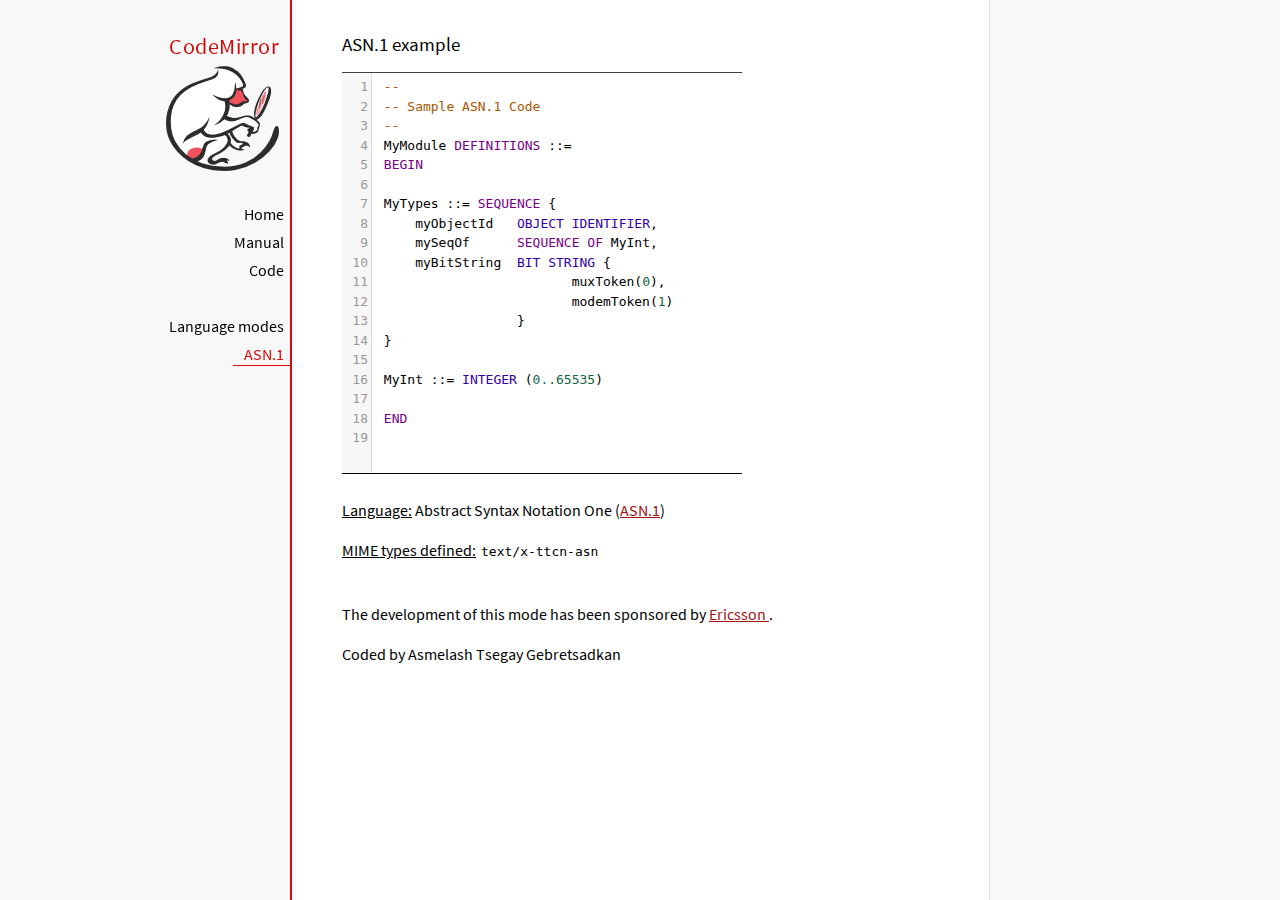
<file: assets/codemirror-5.65.13/mode/asn.1/index.html>
﻿<!doctype html>

<title>CodeMirror: ASN.1 mode</title>
<meta charset="utf-8"/>
<link rel=stylesheet href="../../doc/docs.css">

<link rel="stylesheet" href="../../lib/codemirror.css">
<script src="../../lib/codemirror.js"></script>
<script src="../../addon/edit/matchbrackets.js"></script>
<script src="asn.1.js"></script>
<style>
    .CodeMirror {
        border-top: 1px solid black;
        border-bottom: 1px solid black;
    }
</style>
<div id=nav>
    <a href="https://codemirror.net/5"><h1>CodeMirror</h1>
        <img id=logo src="../../doc/logo.png" alt="">
    </a>

    <ul>
        <li><a href="../../index.html">Home</a>
        <li><a href="../../doc/manual.html">Manual</a>
        <li><a href="https://github.com/codemirror/codemirror5">Code</a>
    </ul>
    <ul>
        <li><a href="../index.html">Language modes</a>
        <li><a class=active href="http://en.wikipedia.org/wiki/Abstract_Syntax_Notation_One">ASN.1</a>
    </ul>
</div>
<article>
    <h2>ASN.1 example</h2>
    <div>
        <textarea id="ttcn-asn-code">
 --
 -- Sample ASN.1 Code
 --
 MyModule DEFINITIONS ::=
 BEGIN

 MyTypes ::= SEQUENCE {
     myObjectId   OBJECT IDENTIFIER,
     mySeqOf      SEQUENCE OF MyInt,
     myBitString  BIT STRING {
                         muxToken(0),
                         modemToken(1)
                  }
 }

 MyInt ::= INTEGER (0..65535)

 END
        </textarea>
    </div>

    <script>
        var ttcnEditor = CodeMirror.fromTextArea(document.getElementById("ttcn-asn-code"), {
            lineNumbers: true,
            matchBrackets: true,
            mode: "text/x-ttcn-asn"
        });
        ttcnEditor.setSize(400, 400);
        var mac = CodeMirror.keyMap.default == CodeMirror.keyMap.macDefault;
        CodeMirror.keyMap.default[(mac ? "Cmd" : "Ctrl") + "-Space"] = "autocomplete";
    </script>
    <br/>
    <p><strong>Language:</strong> Abstract Syntax Notation One
        (<a href="http://www.itu.int/en/ITU-T/asn1/Pages/introduction.aspx">ASN.1</a>)
    </p>
    <p><strong>MIME types defined:</strong> <code>text/x-ttcn-asn</code></p>

    <br/>
    <p>The development of this mode has been sponsored by <a href="http://www.ericsson.com/">Ericsson
    </a>.</p>
    <p>Coded by Asmelash Tsegay Gebretsadkan </p>
</article>
</file>
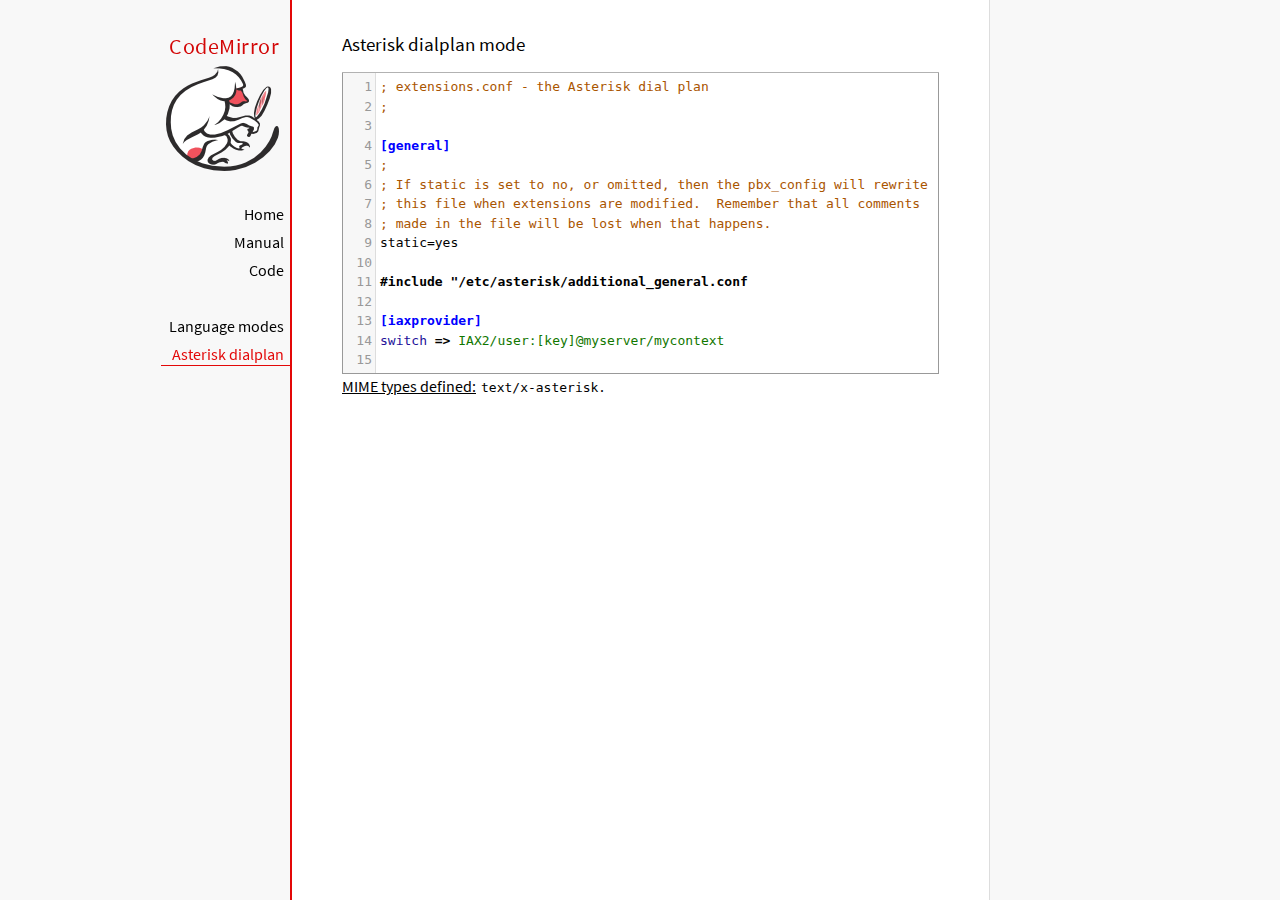
<file: assets/codemirror-5.65.13/mode/asterisk/index.html>
<!doctype html>

<title>CodeMirror: Asterisk dialplan mode</title>
<meta charset="utf-8"/>
<link rel=stylesheet href="../../doc/docs.css">

<link rel="stylesheet" href="../../lib/codemirror.css">
<script src="../../lib/codemirror.js"></script>
<script src="../../addon/edit/matchbrackets.js"></script>
<script src="asterisk.js"></script>
<style>
      .CodeMirror {border: 1px solid #999;}
      .cm-s-default span.cm-arrow { color: red; }
    </style>
<div id=nav>
  <a href="https://codemirror.net/5"><h1>CodeMirror</h1><img id=logo src="../../doc/logo.png" alt=""></a>

  <ul>
    <li><a href="../../index.html">Home</a>
    <li><a href="../../doc/manual.html">Manual</a>
    <li><a href="https://github.com/codemirror/codemirror5">Code</a>
  </ul>
  <ul>
    <li><a href="../index.html">Language modes</a>
    <li><a class=active href="#">Asterisk dialplan</a>
  </ul>
</div>

<article>
<h2>Asterisk dialplan mode</h2>
<form><textarea id="code" name="code">
; extensions.conf - the Asterisk dial plan
;

[general]
;
; If static is set to no, or omitted, then the pbx_config will rewrite
; this file when extensions are modified.  Remember that all comments
; made in the file will be lost when that happens.
static=yes

#include "/etc/asterisk/additional_general.conf

[iaxprovider]
switch => IAX2/user:[key]@myserver/mycontext

[dynamic]
#exec /usr/bin/dynamic-peers.pl

[trunkint]
;
; International long distance through trunk
;
exten => _9011.,1,Macro(dundi-e164,${EXTEN:4})
exten => _9011.,n,Dial(${GLOBAL(TRUNK)}/${FILTER(0-9,${EXTEN:${GLOBAL(TRUNKMSD)}})})

[local]
;
; Master context for local, toll-free, and iaxtel calls only
;
ignorepat => 9
include => default

[demo]
include => stdexten
;
; We start with what to do when a call first comes in.
;
exten => s,1,Wait(1)			; Wait a second, just for fun
same  => n,Answer			; Answer the line
same  => n,Set(TIMEOUT(digit)=5)	; Set Digit Timeout to 5 seconds
same  => n,Set(TIMEOUT(response)=10)	; Set Response Timeout to 10 seconds
same  => n(restart),BackGround(demo-congrats)	; Play a congratulatory message
same  => n(instruct),BackGround(demo-instruct)	; Play some instructions
same  => n,WaitExten			; Wait for an extension to be dialed.

exten => 2,1,BackGround(demo-moreinfo)	; Give some more information.
exten => 2,n,Goto(s,instruct)

exten => 3,1,Set(LANGUAGE()=fr)		; Set language to french
exten => 3,n,Goto(s,restart)		; Start with the congratulations

exten => 1000,1,Goto(default,s,1)
;
; We also create an example user, 1234, who is on the console and has
; voicemail, etc.
;
exten => 1234,1,Playback(transfer,skip)		; "Please hold while..."
					; (but skip if channel is not up)
exten => 1234,n,Gosub(${EXTEN},stdexten(${GLOBAL(CONSOLE)}))
exten => 1234,n,Goto(default,s,1)		; exited Voicemail

exten => 1235,1,Voicemail(1234,u)		; Right to voicemail

exten => 1236,1,Dial(Console/dsp)		; Ring forever
exten => 1236,n,Voicemail(1234,b)		; Unless busy

;
; # for when they're done with the demo
;
exten => #,1,Playback(demo-thanks)	; "Thanks for trying the demo"
exten => #,n,Hangup			; Hang them up.

;
; A timeout and "invalid extension rule"
;
exten => t,1,Goto(#,1)			; If they take too long, give up
exten => i,1,Playback(invalid)		; "That's not valid, try again"

;
; Create an extension, 500, for dialing the
; Asterisk demo.
;
exten => 500,1,Playback(demo-abouttotry); Let them know what's going on
exten => 500,n,Dial(IAX2/guest@pbx.digium.com/s@default)	; Call the Asterisk demo
exten => 500,n,Playback(demo-nogo)	; Couldn't connect to the demo site
exten => 500,n,Goto(s,6)		; Return to the start over message.

;
; Create an extension, 600, for evaluating echo latency.
;
exten => 600,1,Playback(demo-echotest)	; Let them know what's going on
exten => 600,n,Echo			; Do the echo test
exten => 600,n,Playback(demo-echodone)	; Let them know it's over
exten => 600,n,Goto(s,6)		; Start over

;
;	You can use the Macro Page to intercom a individual user
exten => 76245,1,Macro(page,SIP/Grandstream1)
; or if your peernames are the same as extensions
exten => _7XXX,1,Macro(page,SIP/${EXTEN})
;
;
; System Wide Page at extension 7999
;
exten => 7999,1,Set(TIMEOUT(absolute)=60)
exten => 7999,2,Page(Local/Grandstream1@page&Local/Xlite1@page&Local/1234@page/n,d)

; Give voicemail at extension 8500
;
exten => 8500,1,VoicemailMain
exten => 8500,n,Goto(s,6)

    </textarea></form>
    <script>
      var editor = CodeMirror.fromTextArea(document.getElementById("code"), {
        mode: "text/x-asterisk",
        matchBrackets: true,
        lineNumbers: true
      });
    </script>

    <p><strong>MIME types defined:</strong> <code>text/x-asterisk</code>.</p>

  </article>
</file>
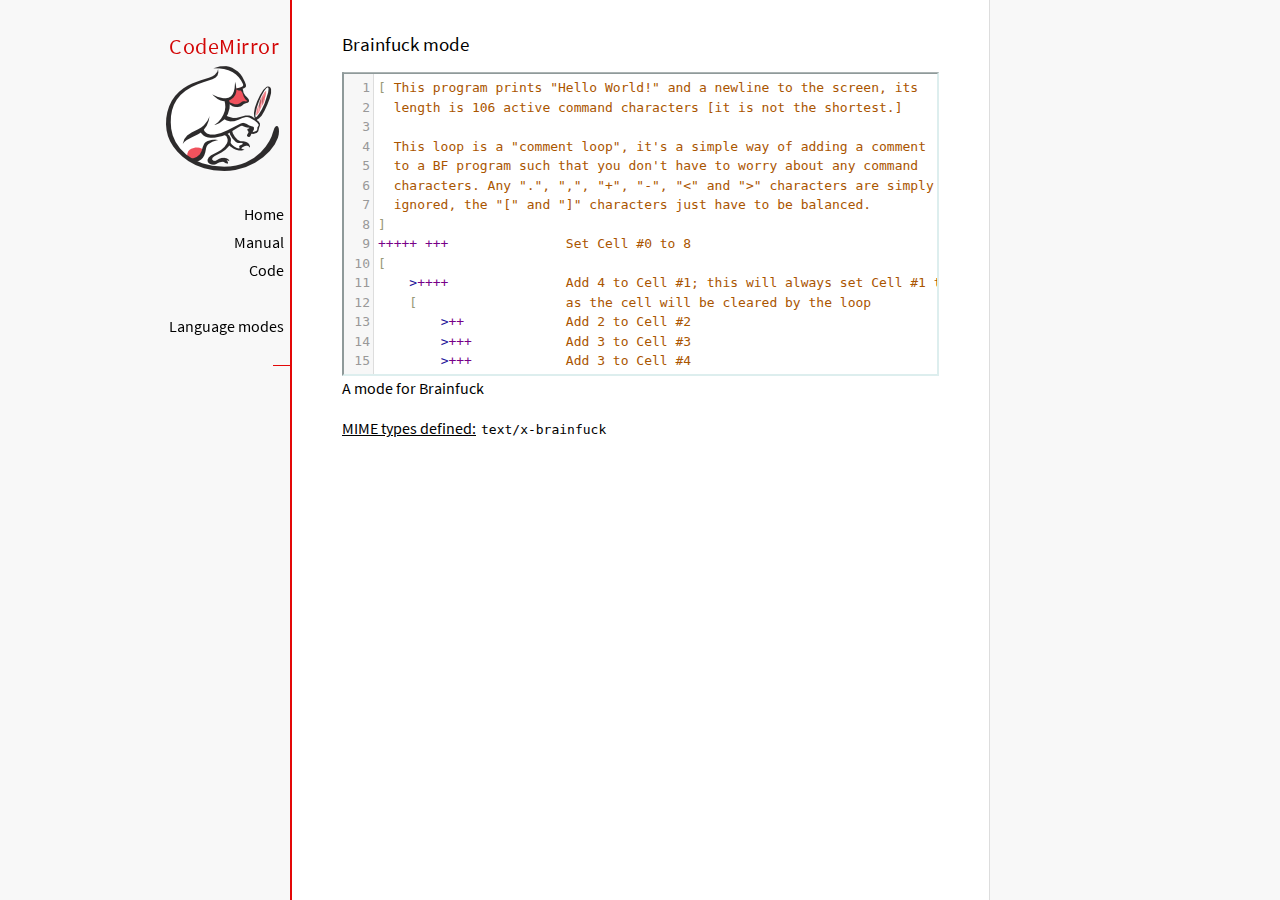
<file: assets/codemirror-5.65.13/mode/brainfuck/index.html>
<!doctype html>

<title>CodeMirror: Brainfuck mode</title>
<meta charset="utf-8"/>
<link rel=stylesheet href="../../doc/docs.css">

<link rel="stylesheet" href="../../lib/codemirror.css">
<script src="../../lib/codemirror.js"></script>
<script src="../../addon/edit/matchbrackets.js"></script>
<script src="./brainfuck.js"></script>
<style>
	.CodeMirror { border: 2px inset #dee; }
    </style>
<div id=nav>
  <a href="https://codemirror.net/5"><h1>CodeMirror</h1><img id=logo src="../../doc/logo.png" alt=""></a>

  <ul>
    <li><a href="../../index.html">Home</a>
    <li><a href="../../doc/manual.html">Manual</a>
    <li><a href="https://github.com/codemirror/codemirror5">Code</a>
  </ul>
  <ul>
    <li><a href="../index.html">Language modes</a>
    <li><a class=active href="#"></a>
  </ul>
</div>

<article>
<h2>Brainfuck mode</h2>
<form><textarea id="code" name="code">
[ This program prints "Hello World!" and a newline to the screen, its
  length is 106 active command characters [it is not the shortest.]

  This loop is a "comment loop", it's a simple way of adding a comment
  to a BF program such that you don't have to worry about any command
  characters. Any ".", ",", "+", "-", "&lt;" and "&gt;" characters are simply
  ignored, the "[" and "]" characters just have to be balanced.
]
+++++ +++               Set Cell #0 to 8
[
    &gt;++++               Add 4 to Cell #1; this will always set Cell #1 to 4
    [                   as the cell will be cleared by the loop
        &gt;++             Add 2 to Cell #2
        &gt;+++            Add 3 to Cell #3
        &gt;+++            Add 3 to Cell #4
        &gt;+              Add 1 to Cell #5
        &lt;&lt;&lt;&lt;-           Decrement the loop counter in Cell #1
    ]                   Loop till Cell #1 is zero; number of iterations is 4
    &gt;+                  Add 1 to Cell #2
    &gt;+                  Add 1 to Cell #3
    &gt;-                  Subtract 1 from Cell #4
    &gt;&gt;+                 Add 1 to Cell #6
    [&lt;]                 Move back to the first zero cell you find; this will
                        be Cell #1 which was cleared by the previous loop
    &lt;-                  Decrement the loop Counter in Cell #0
]                       Loop till Cell #0 is zero; number of iterations is 8

The result of this is:
Cell No :   0   1   2   3   4   5   6
Contents:   0   0  72 104  88  32   8
Pointer :   ^

&gt;&gt;.                     Cell #2 has value 72 which is 'H'
&gt;---.                   Subtract 3 from Cell #3 to get 101 which is 'e'
+++++++..+++.           Likewise for 'llo' from Cell #3
&gt;&gt;.                     Cell #5 is 32 for the space
&lt;-.                     Subtract 1 from Cell #4 for 87 to give a 'W'
&lt;.                      Cell #3 was set to 'o' from the end of 'Hello'
+++.------.--------.    Cell #3 for 'rl' and 'd'
&gt;&gt;+.                    Add 1 to Cell #5 gives us an exclamation point
&gt;++.                    And finally a newline from Cell #6
</textarea></form>

    <script>
      var editor = CodeMirror.fromTextArea(document.getElementById("code"), {
        lineNumbers: true,
        matchBrackets: true,
        mode: "text/x-brainfuck"
      });
    </script>

    <p>A mode for Brainfuck</p>

    <p><strong>MIME types defined:</strong> <code>text/x-brainfuck</code></p>
  </article>
</file>
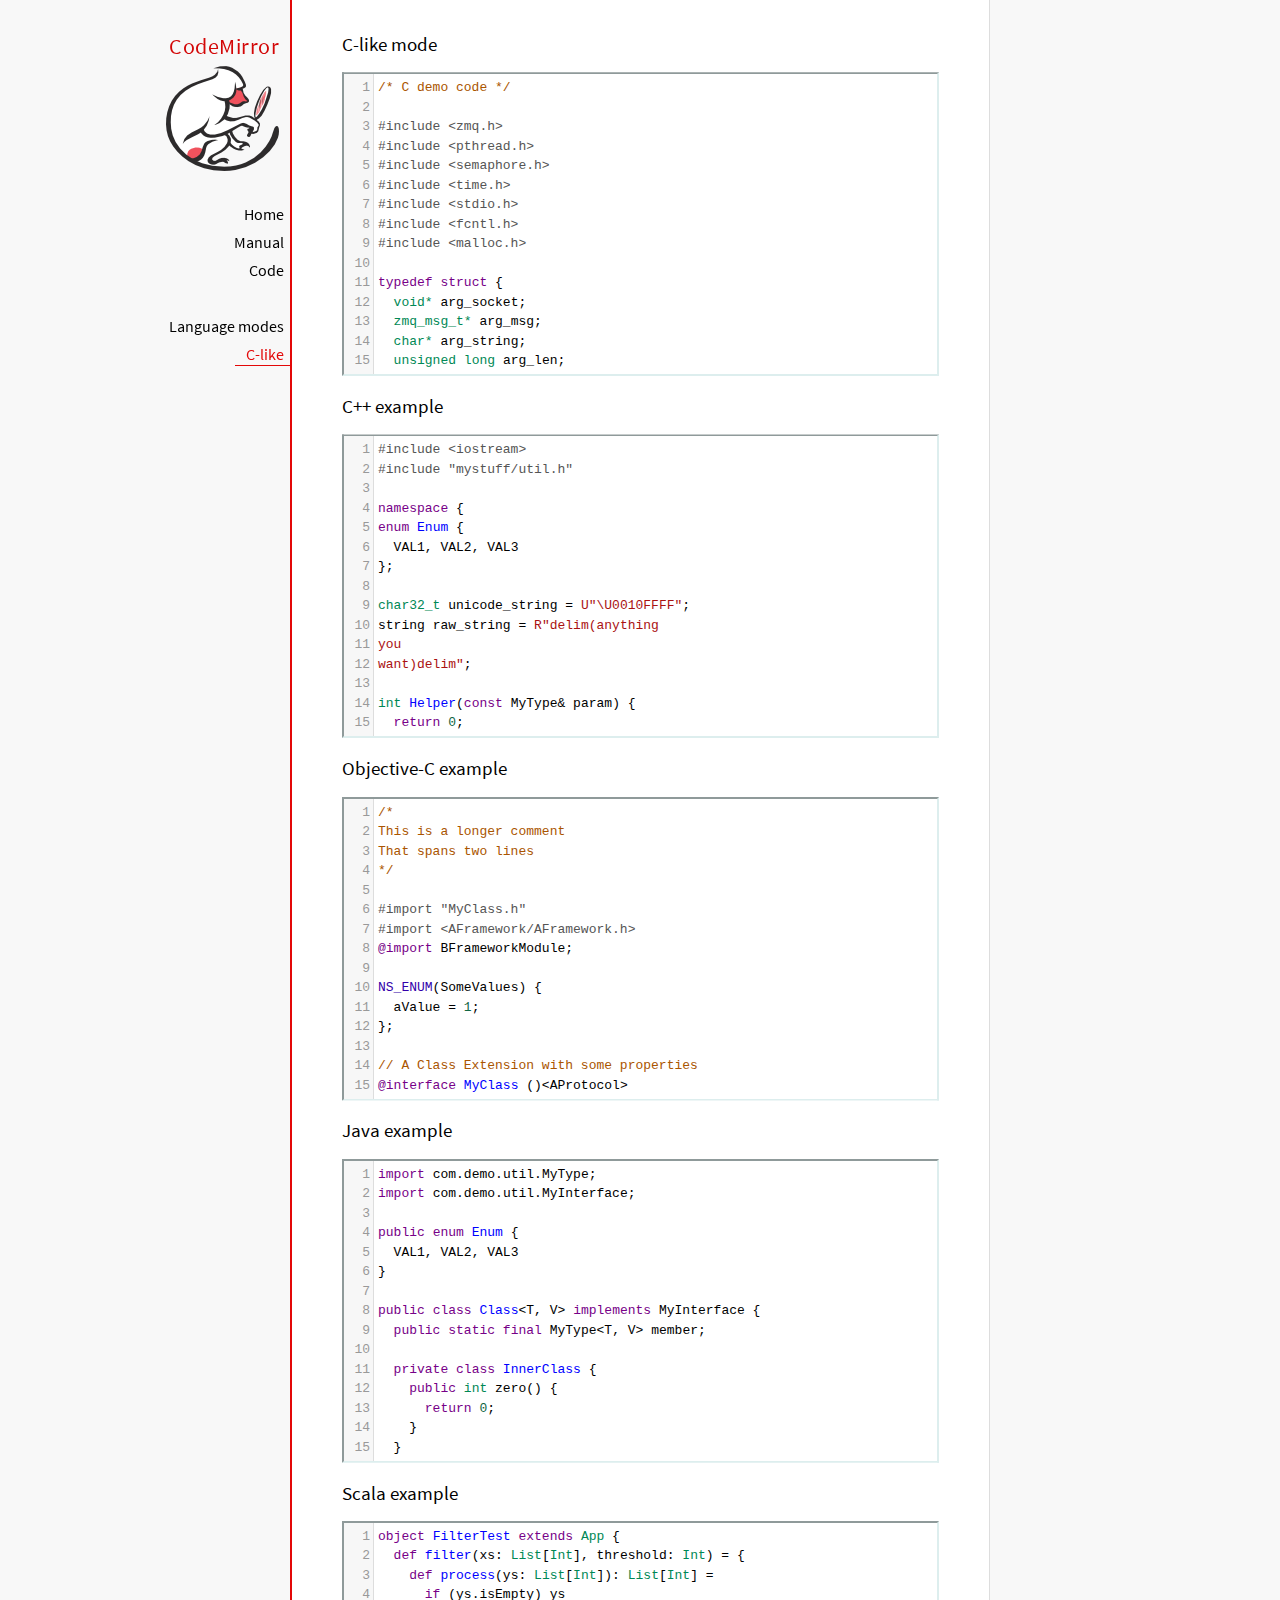
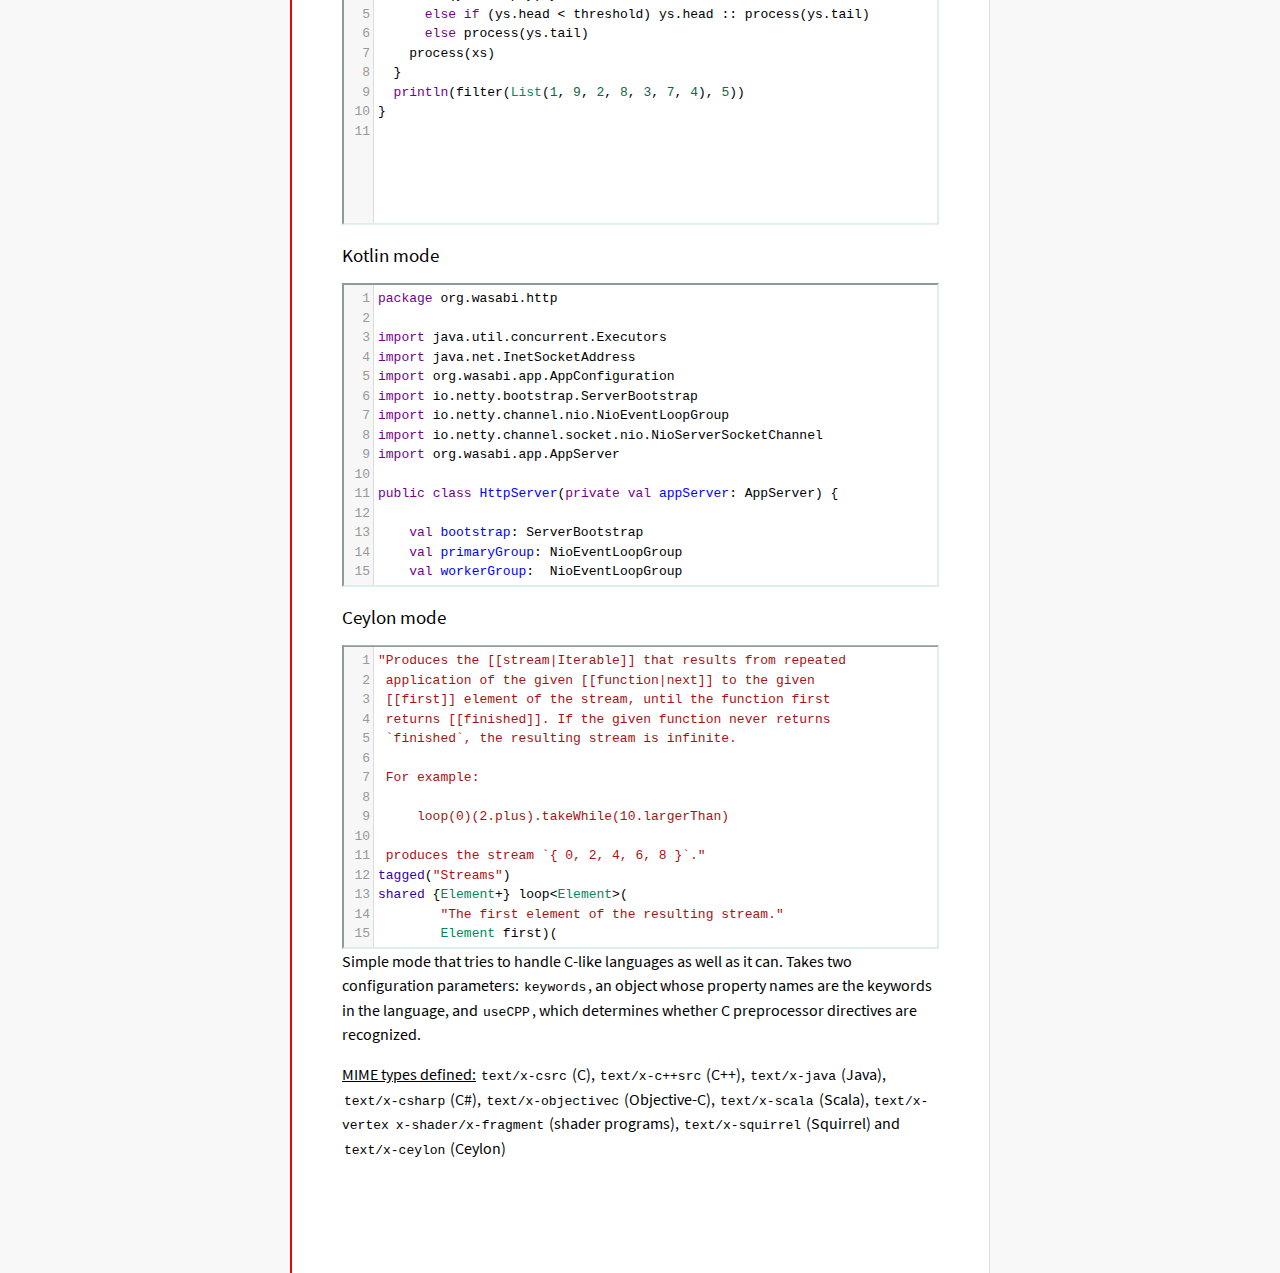
<file: assets/codemirror-5.65.13/mode/clike/index.html>
<!doctype html>

<title>CodeMirror: C-like mode</title>
<meta charset="utf-8"/>
<link rel=stylesheet href="../../doc/docs.css">

<link rel="stylesheet" href="../../lib/codemirror.css">
<script src="../../lib/codemirror.js"></script>
<script src="../../addon/edit/matchbrackets.js"></script>
<link rel="stylesheet" href="../../addon/hint/show-hint.css">
<script src="../../addon/hint/show-hint.js"></script>
<script src="clike.js"></script>
<style>.CodeMirror {border: 2px inset #dee;}</style>
<div id=nav>
  <a href="https://codemirror.net/5"><h1>CodeMirror</h1><img id=logo src="../../doc/logo.png" alt=""></a>

  <ul>
    <li><a href="../../index.html">Home</a>
    <li><a href="../../doc/manual.html">Manual</a>
    <li><a href="https://github.com/codemirror/codemirror5">Code</a>
  </ul>
  <ul>
    <li><a href="../index.html">Language modes</a>
    <li><a class=active href="#">C-like</a>
  </ul>
</div>

<article>
<h2>C-like mode</h2>

<div><textarea id="c-code">
/* C demo code */

#include <zmq.h>
#include <pthread.h>
#include <semaphore.h>
#include <time.h>
#include <stdio.h>
#include <fcntl.h>
#include <malloc.h>

typedef struct {
  void* arg_socket;
  zmq_msg_t* arg_msg;
  char* arg_string;
  unsigned long arg_len;
  int arg_int, arg_command;

  int signal_fd;
  int pad;
  void* context;
  sem_t sem;
} acl_zmq_context;

#define p(X) (context->arg_##X)

void* zmq_thread(void* context_pointer) {
  acl_zmq_context* context = (acl_zmq_context*)context_pointer;
  char ok = 'K', err = 'X';
  int res;

  while (1) {
    while ((res = sem_wait(&amp;context->sem)) == EINTR);
    if (res) {write(context->signal_fd, &amp;err, 1); goto cleanup;}
    switch(p(command)) {
    case 0: goto cleanup;
    case 1: p(socket) = zmq_socket(context->context, p(int)); break;
    case 2: p(int) = zmq_close(p(socket)); break;
    case 3: p(int) = zmq_bind(p(socket), p(string)); break;
    case 4: p(int) = zmq_connect(p(socket), p(string)); break;
    case 5: p(int) = zmq_getsockopt(p(socket), p(int), (void*)p(string), &amp;p(len)); break;
    case 6: p(int) = zmq_setsockopt(p(socket), p(int), (void*)p(string), p(len)); break;
    case 7: p(int) = zmq_send(p(socket), p(msg), p(int)); break;
    case 8: p(int) = zmq_recv(p(socket), p(msg), p(int)); break;
    case 9: p(int) = zmq_poll(p(socket), p(int), p(len)); break;
    }
    p(command) = errno;
    write(context->signal_fd, &amp;ok, 1);
  }
 cleanup:
  close(context->signal_fd);
  free(context_pointer);
  return 0;
}

void* zmq_thread_init(void* zmq_context, int signal_fd) {
  acl_zmq_context* context = malloc(sizeof(acl_zmq_context));
  pthread_t thread;

  context->context = zmq_context;
  context->signal_fd = signal_fd;
  sem_init(&amp;context->sem, 1, 0);
  pthread_create(&amp;thread, 0, &amp;zmq_thread, context);
  pthread_detach(thread);
  return context;
}
</textarea></div>

<h2>C++ example</h2>

<div><textarea id="cpp-code">
#include <iostream>
#include "mystuff/util.h"

namespace {
enum Enum {
  VAL1, VAL2, VAL3
};

char32_t unicode_string = U"\U0010FFFF";
string raw_string = R"delim(anything
you
want)delim";

int Helper(const MyType& param) {
  return 0;
}
} // namespace

class ForwardDec;

template <class T, class V>
class Class : public BaseClass {
  const MyType<T, V> member_;

 public:
  const MyType<T, V>& Method() const {
    return member_;
  }

  void Method2(MyType<T, V>* value);
}

template <class T, class V>
void Class::Method2(MyType<T, V>* value) {
  std::out << 1 >> method();
  value->Method3(member_);
  member_ = value;
}
</textarea></div>

<h2>Objective-C example</h2>

<div><textarea id="objectivec-code">
/*
This is a longer comment
That spans two lines
*/

#import "MyClass.h"
#import <AFramework/AFramework.h>
@import BFrameworkModule;

NS_ENUM(SomeValues) {
  aValue = 1;
};

// A Class Extension with some properties
@interface MyClass ()<AProtocol>
@property(atomic, readwrite, assign) NSInteger anInt;
@property(nonatomic, strong, nullable) NSString *aString;
@end

@implementation YourAppDelegate

- (instancetype)initWithString:(NSString *)aStringVar {
  if ((self = [super init])) {
    aString = aStringVar;
  }
  return self;
}

- (BOOL)doSomething:(float)progress {
  NSString *myString = @"This is a ObjC string %f ";
  myString = [[NSString stringWithFormat:myString, progress] stringByAppendingString:self.aString];
  return myString.length > 100 ? NO : YES;
}

@end
</textarea></div>

<h2>Java example</h2>

<div><textarea id="java-code">
import com.demo.util.MyType;
import com.demo.util.MyInterface;

public enum Enum {
  VAL1, VAL2, VAL3
}

public class Class<T, V> implements MyInterface {
  public static final MyType<T, V> member;
  
  private class InnerClass {
    public int zero() {
      return 0;
    }
  }

  @Override
  public MyType method() {
    return member;
  }

  public void method2(MyType<T, V> value) {
    method();
    value.method3();
    member = value;
  }
}
</textarea></div>

<h2>Scala example</h2>

<div><textarea id="scala-code">
object FilterTest extends App {
  def filter(xs: List[Int], threshold: Int) = {
    def process(ys: List[Int]): List[Int] =
      if (ys.isEmpty) ys
      else if (ys.head < threshold) ys.head :: process(ys.tail)
      else process(ys.tail)
    process(xs)
  }
  println(filter(List(1, 9, 2, 8, 3, 7, 4), 5))
}
</textarea></div>

<h2>Kotlin mode</h2>

<div><textarea id="kotlin-code">
package org.wasabi.http

import java.util.concurrent.Executors
import java.net.InetSocketAddress
import org.wasabi.app.AppConfiguration
import io.netty.bootstrap.ServerBootstrap
import io.netty.channel.nio.NioEventLoopGroup
import io.netty.channel.socket.nio.NioServerSocketChannel
import org.wasabi.app.AppServer

public class HttpServer(private val appServer: AppServer) {

    val bootstrap: ServerBootstrap
    val primaryGroup: NioEventLoopGroup
    val workerGroup:  NioEventLoopGroup

    init {
        // Define worker groups
        primaryGroup = NioEventLoopGroup()
        workerGroup = NioEventLoopGroup()

        // Initialize bootstrap of server
        bootstrap = ServerBootstrap()

        bootstrap.group(primaryGroup, workerGroup)
        bootstrap.channel(javaClass<NioServerSocketChannel>())
        bootstrap.childHandler(NettyPipelineInitializer(appServer))
    }

    public fun start(wait: Boolean = true) {
        val channel = bootstrap.bind(appServer.configuration.port)?.sync()?.channel()

        if (wait) {
            channel?.closeFuture()?.sync()
        }
    }

    public fun stop() {
        // Shutdown all event loops
        primaryGroup.shutdownGracefully()
        workerGroup.shutdownGracefully()

        // Wait till all threads are terminated
        primaryGroup.terminationFuture().sync()
        workerGroup.terminationFuture().sync()
    }
}
</textarea></div>

<h2>Ceylon mode</h2>

<div><textarea id="ceylon-code">
"Produces the [[stream|Iterable]] that results from repeated
 application of the given [[function|next]] to the given
 [[first]] element of the stream, until the function first
 returns [[finished]]. If the given function never returns 
 `finished`, the resulting stream is infinite.

 For example:

     loop(0)(2.plus).takeWhile(10.largerThan)

 produces the stream `{ 0, 2, 4, 6, 8 }`."
tagged("Streams")
shared {Element+} loop&lt;Element&gt;(
        "The first element of the resulting stream."
        Element first)(
        "The function that produces the next element of the
         stream, given the current element. The function may
         return [[finished]] to indicate the end of the 
         stream."
        Element|Finished next(Element element))
    =&gt; let (start = first)
    object satisfies {Element+} {
        first =&gt; start;
        empty =&gt; false;
        function nextElement(Element element)
                =&gt; next(element);
        iterator()
                =&gt; object satisfies Iterator&lt;Element&gt; {
            variable Element|Finished current = start;
            shared actual Element|Finished next() {
                if (!is Finished result = current) {
                    current = nextElement(result);
                    return result;
                }
                else {
                    return finished;
                }
            }
        };
    };
</textarea></div>

    <script>
      var cEditor = CodeMirror.fromTextArea(document.getElementById("c-code"), {
        lineNumbers: true,
        matchBrackets: true,
        mode: "text/x-csrc"
      });
      var cppEditor = CodeMirror.fromTextArea(document.getElementById("cpp-code"), {
        lineNumbers: true,
        matchBrackets: true,
        mode: "text/x-c++src"
      });
      var javaEditor = CodeMirror.fromTextArea(document.getElementById("java-code"), {
        lineNumbers: true,
        matchBrackets: true,
        mode: "text/x-java"
      });
      var objectivecEditor = CodeMirror.fromTextArea(document.getElementById("objectivec-code"), {
        lineNumbers: true,
        matchBrackets: true,
        mode: "text/x-objectivec"
      });
      var scalaEditor = CodeMirror.fromTextArea(document.getElementById("scala-code"), {
        lineNumbers: true,
        matchBrackets: true,
        mode: "text/x-scala"
      });
      var kotlinEditor = CodeMirror.fromTextArea(document.getElementById("kotlin-code"), {
          lineNumbers: true,
          matchBrackets: true,
          mode: "text/x-kotlin"
      });
      var ceylonEditor = CodeMirror.fromTextArea(document.getElementById("ceylon-code"), {
          lineNumbers: true,
          matchBrackets: true,
          mode: "text/x-ceylon"
      });
      var mac = CodeMirror.keyMap.default == CodeMirror.keyMap.macDefault;
      CodeMirror.keyMap.default[(mac ? "Cmd" : "Ctrl") + "-Space"] = "autocomplete";
    </script>

    <p>Simple mode that tries to handle C-like languages as well as it
    can. Takes two configuration parameters: <code>keywords</code>, an
    object whose property names are the keywords in the language,
    and <code>useCPP</code>, which determines whether C preprocessor
    directives are recognized.</p>

    <p><strong>MIME types defined:</strong> <code>text/x-csrc</code>
    (C), <code>text/x-c++src</code> (C++), <code>text/x-java</code>
    (Java), <code>text/x-csharp</code> (C#),
    <code>text/x-objectivec</code> (Objective-C),
    <code>text/x-scala</code> (Scala), <code>text/x-vertex</code>
    <code>x-shader/x-fragment</code> (shader programs),
    <code>text/x-squirrel</code> (Squirrel) and
    <code>text/x-ceylon</code> (Ceylon)</p>
</article>
</file>
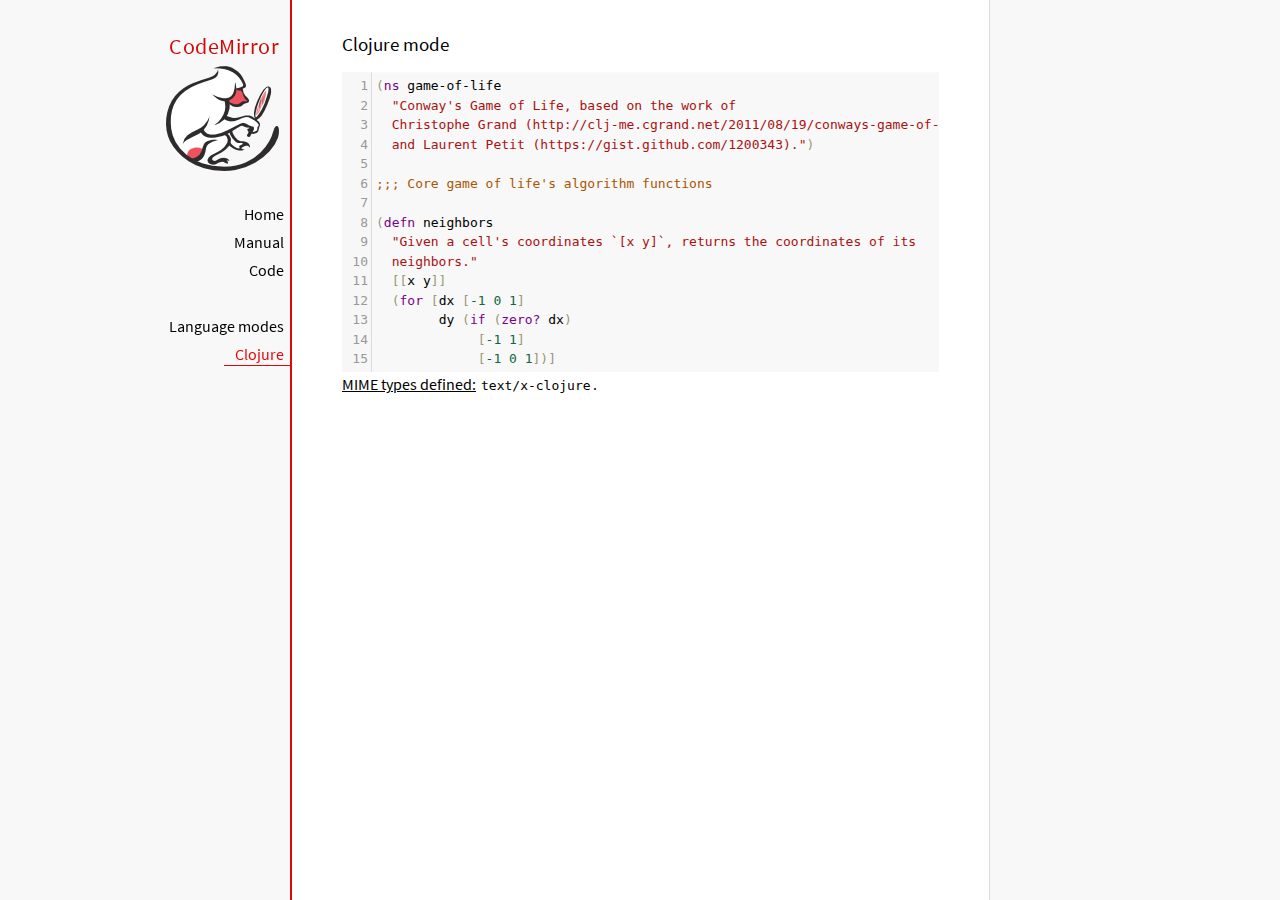
<file: assets/codemirror-5.65.13/mode/clojure/index.html>
<!doctype html>

<title>CodeMirror: Clojure mode</title>
<meta charset="utf-8"/>
<link rel=stylesheet href="../../doc/docs.css">

<link rel="stylesheet" href="../../lib/codemirror.css">
<script src="../../lib/codemirror.js"></script>
<script src="../../addon/edit/closebrackets.js"></script>
<script src="../../addon/edit/matchbrackets.js"></script>
<script src="clojure.js"></script>
<style>.CodeMirror {background: #f8f8f8;}</style>
<div id=nav>
  <a href="https://codemirror.net/5"><h1>CodeMirror</h1><img id=logo src="../../doc/logo.png" alt=""></a>

  <ul>
    <li><a href="../../index.html">Home</a>
    <li><a href="../../doc/manual.html">Manual</a>
    <li><a href="https://github.com/codemirror/codemirror5">Code</a>
  </ul>
  <ul>
    <li><a href="../index.html">Language modes</a>
    <li><a class=active href="#">Clojure</a>
  </ul>
</div>

<article>
<h2>Clojure mode</h2>
<form><textarea id="code" name="code">
(ns game-of-life
  "Conway's Game of Life, based on the work of
  Christophe Grand (http://clj-me.cgrand.net/2011/08/19/conways-game-of-life)
  and Laurent Petit (https://gist.github.com/1200343).")

;;; Core game of life's algorithm functions

(defn neighbors
  "Given a cell's coordinates `[x y]`, returns the coordinates of its
  neighbors."
  [[x y]]
  (for [dx [-1 0 1]
        dy (if (zero? dx)
             [-1 1]
             [-1 0 1])]
    [(+ dx x) (+ dy y)]))

(defn step
  "Given a set of living `cells`, computes the new set of living cells."
  [cells]
  (set (for [[cell n] (frequencies (mapcat neighbors cells))
             :when (or (= n 3)
                       (and (= n 2)
                            (cells cell)))]
         cell)))

;;; Utility methods for displaying game on a text terminal

(defn print-grid
  "Prints a `grid` of `w` columns and `h` rows, on *out*, representing a
  step in the game."
  [grid w h]
  (doseq [x (range (inc w))
          y (range (inc h))]
    (when (= y 0) (println))
    (print (if (grid [x y])
             "[X]"
             " . "))))

(defn print-grids
  "Prints a sequence of `grids` of `w` columns and `h` rows on *out*,
  representing several steps."
  [grids w h]
  (doseq [grid grids]
    (print-grid grid w h)
    (println)))

;;; Launches an example grid

(def grid
  "`grid` represents the initial set of living cells"
  #{[2 1] [2 2] [2 3]})

(print-grids (take 3 (iterate step grid)) 5 5)</textarea></form>
    <script>
      var editor = CodeMirror.fromTextArea(document.getElementById("code"), {
          autoCloseBrackets: true,
          lineNumbers: true,
          matchBrackets: true,
          mode: 'text/x-clojure'
      });
    </script>

    <p><strong>MIME types defined:</strong> <code>text/x-clojure</code>.</p>

  </article>
</file>
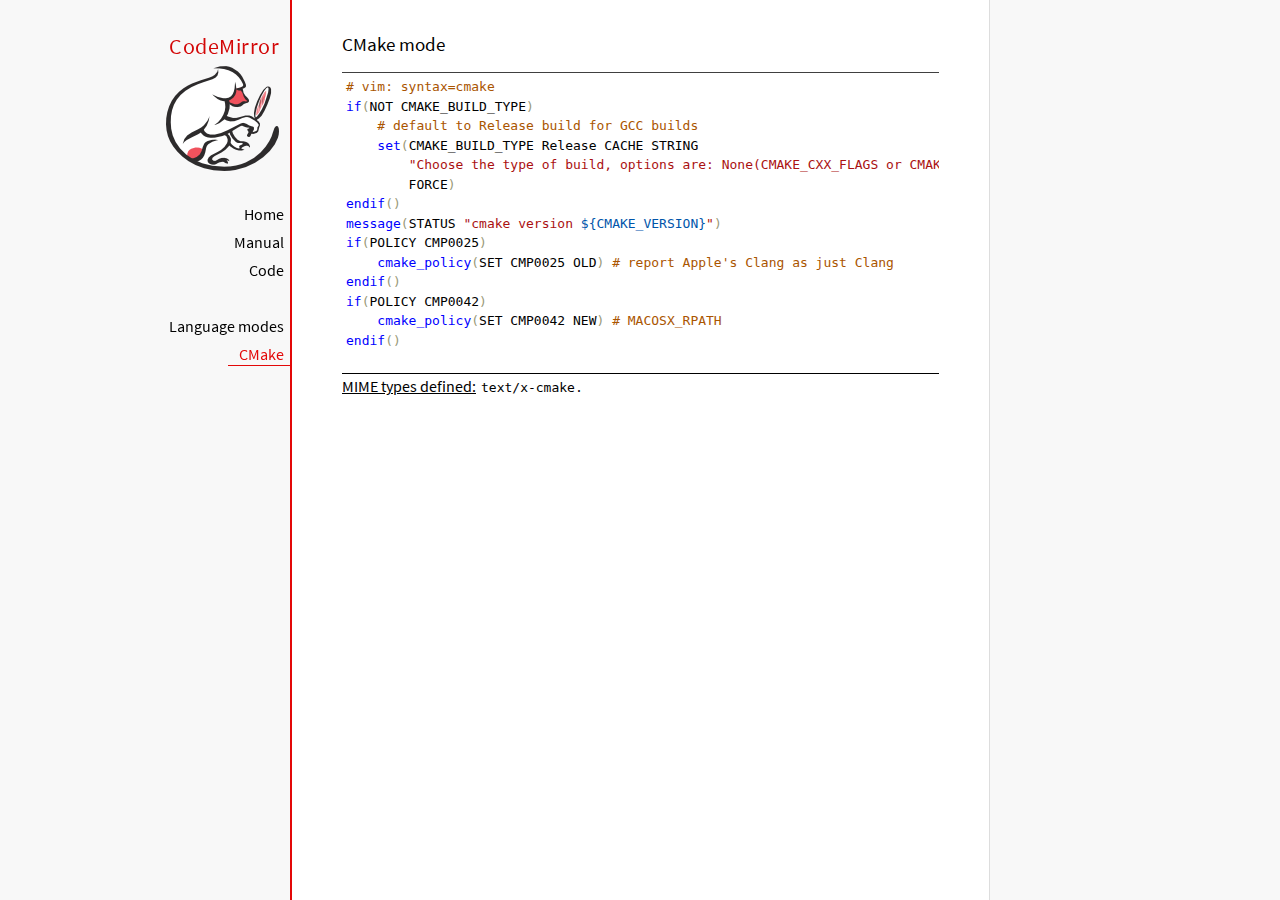
<file: assets/codemirror-5.65.13/mode/cmake/index.html>
<!doctype html>

<title>CodeMirror: CMake mode</title>
<meta charset="utf-8"/>
<link rel=stylesheet href="../../doc/docs.css">

<link rel="stylesheet" href="../../lib/codemirror.css">
<script src="../../lib/codemirror.js"></script>
<script src="../../addon/edit/matchbrackets.js"></script>
<script src="cmake.js"></script>
<style>
      .CodeMirror {border-top: 1px solid black; border-bottom: 1px solid black;}
      .cm-s-default span.cm-arrow { color: red; }
    </style>
<div id=nav>
  <a href="https://codemirror.net/5"><h1>CodeMirror</h1><img id=logo src="../../doc/logo.png" alt=""></a>

  <ul>
    <li><a href="../../index.html">Home</a>
    <li><a href="../../doc/manual.html">Manual</a>
    <li><a href="https://github.com/codemirror/codemirror5">Code</a>
  </ul>
  <ul>
    <li><a href="../index.html">Language modes</a>
    <li><a class=active href="#">CMake</a>
  </ul>
</div>

<article>
<h2>CMake mode</h2>
<form><textarea id="code" name="code">
# vim: syntax=cmake
if(NOT CMAKE_BUILD_TYPE)
    # default to Release build for GCC builds
    set(CMAKE_BUILD_TYPE Release CACHE STRING
        "Choose the type of build, options are: None(CMAKE_CXX_FLAGS or CMAKE_C_FLAGS used) Debug Release RelWithDebInfo MinSizeRel."
        FORCE)
endif()
message(STATUS "cmake version ${CMAKE_VERSION}")
if(POLICY CMP0025)
    cmake_policy(SET CMP0025 OLD) # report Apple's Clang as just Clang
endif()
if(POLICY CMP0042)
    cmake_policy(SET CMP0042 NEW) # MACOSX_RPATH
endif()

project (x265)
cmake_minimum_required (VERSION 2.8.8) # OBJECT libraries require 2.8.8
include(CheckIncludeFiles)
include(CheckFunctionExists)
include(CheckSymbolExists)
include(CheckCXXCompilerFlag)

# X265_BUILD must be incremented each time the public API is changed
set(X265_BUILD 48)
configure_file("${PROJECT_SOURCE_DIR}/x265.def.in"
               "${PROJECT_BINARY_DIR}/x265.def")
configure_file("${PROJECT_SOURCE_DIR}/x265_config.h.in"
               "${PROJECT_BINARY_DIR}/x265_config.h")

SET(CMAKE_MODULE_PATH "${PROJECT_SOURCE_DIR}/cmake" "${CMAKE_MODULE_PATH}")

# System architecture detection
string(TOLOWER "${CMAKE_SYSTEM_PROCESSOR}" SYSPROC)
set(X86_ALIASES x86 i386 i686 x86_64 amd64)
list(FIND X86_ALIASES "${SYSPROC}" X86MATCH)
if("${SYSPROC}" STREQUAL "" OR X86MATCH GREATER "-1")
    message(STATUS "Detected x86 target processor")
    set(X86 1)
    add_definitions(-DX265_ARCH_X86=1)
    if("${CMAKE_SIZEOF_VOID_P}" MATCHES 8)
        set(X64 1)
        add_definitions(-DX86_64=1)
    endif()
elseif(${SYSPROC} STREQUAL "armv6l")
    message(STATUS "Detected ARM target processor")
    set(ARM 1)
    add_definitions(-DX265_ARCH_ARM=1 -DHAVE_ARMV6=1)
else()
    message(STATUS "CMAKE_SYSTEM_PROCESSOR value `${CMAKE_SYSTEM_PROCESSOR}` is unknown")
    message(STATUS "Please add this value near ${CMAKE_CURRENT_LIST_FILE}:${CMAKE_CURRENT_LIST_LINE}")
endif()

if(UNIX)
    list(APPEND PLATFORM_LIBS pthread)
    find_library(LIBRT rt)
    if(LIBRT)
        list(APPEND PLATFORM_LIBS rt)
    endif()
    find_package(Numa)
    if(NUMA_FOUND)
        list(APPEND CMAKE_REQUIRED_LIBRARIES ${NUMA_LIBRARY})
        check_symbol_exists(numa_node_of_cpu numa.h NUMA_V2)
        if(NUMA_V2)
            add_definitions(-DHAVE_LIBNUMA)
            message(STATUS "libnuma found, building with support for NUMA nodes")
            list(APPEND PLATFORM_LIBS ${NUMA_LIBRARY})
            link_directories(${NUMA_LIBRARY_DIR})
            include_directories(${NUMA_INCLUDE_DIR})
        endif()
    endif()
    mark_as_advanced(LIBRT NUMA_FOUND)
endif(UNIX)

if(X64 AND NOT WIN32)
    option(ENABLE_PIC "Enable Position Independent Code" ON)
else()
    option(ENABLE_PIC "Enable Position Independent Code" OFF)
endif(X64 AND NOT WIN32)

# Compiler detection
if(CMAKE_GENERATOR STREQUAL "Xcode")
  set(XCODE 1)
endif()
if (APPLE)
  add_definitions(-DMACOS)
endif()
</textarea></form>
    <script>
      var editor = CodeMirror.fromTextArea(document.getElementById("code"), {
        mode: "text/x-cmake",
        matchBrackets: true,
        indentUnit: 4
      });
    </script>

    <p><strong>MIME types defined:</strong> <code>text/x-cmake</code>.</p>

  </article>
</file>
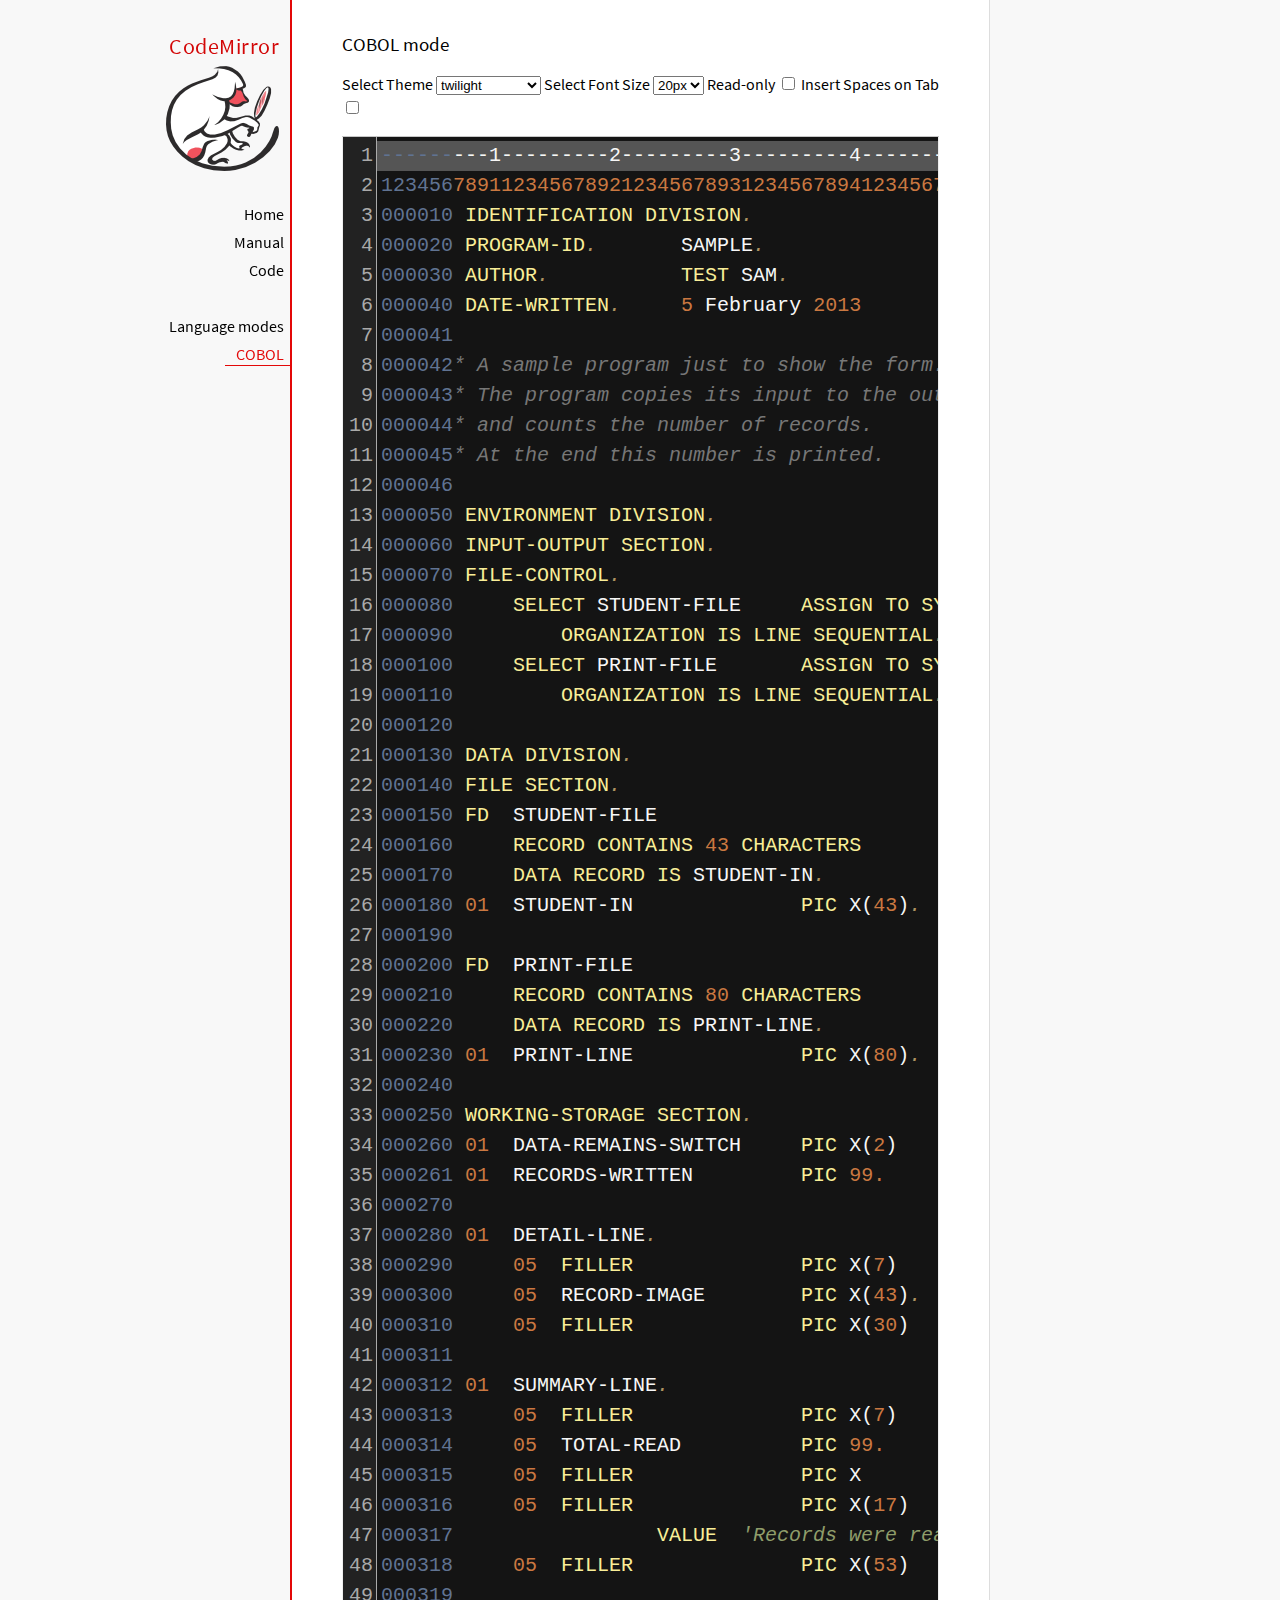
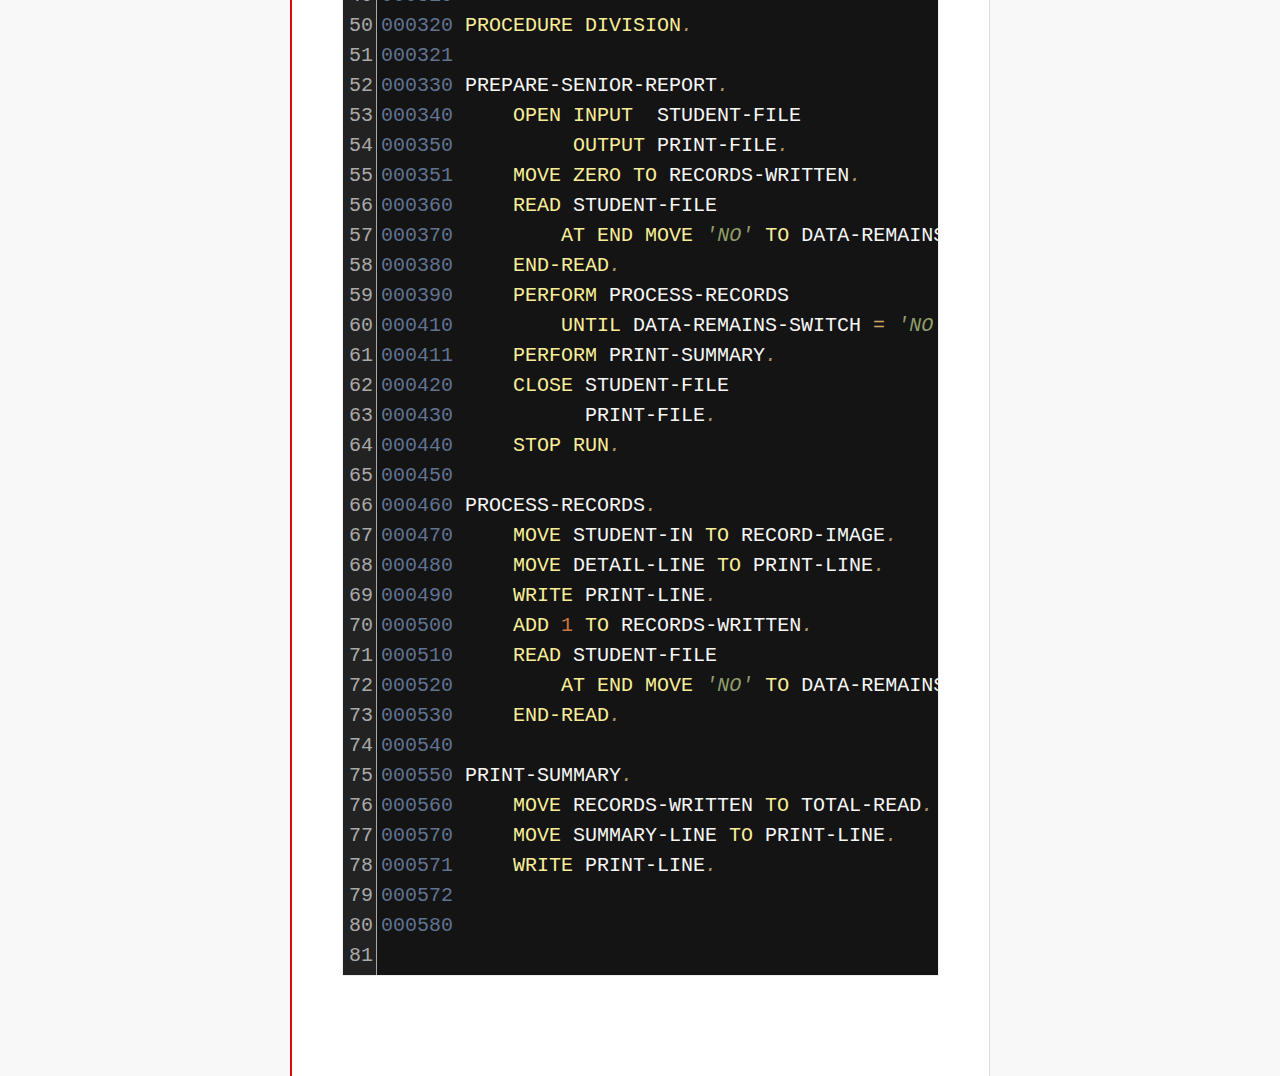
<file: assets/codemirror-5.65.13/mode/cobol/index.html>
<!doctype html>

<title>CodeMirror: COBOL mode</title>
<meta charset="utf-8"/>
<link rel=stylesheet href="../../doc/docs.css">

<link rel="stylesheet" href="../../lib/codemirror.css">
<link rel="stylesheet" href="../../theme/neat.css">
<link rel="stylesheet" href="../../theme/elegant.css">
<link rel="stylesheet" href="../../theme/erlang-dark.css">
<link rel="stylesheet" href="../../theme/night.css">
<link rel="stylesheet" href="../../theme/monokai.css">
<link rel="stylesheet" href="../../theme/cobalt.css">
<link rel="stylesheet" href="../../theme/eclipse.css">
<link rel="stylesheet" href="../../theme/rubyblue.css">
<link rel="stylesheet" href="../../theme/lesser-dark.css">
<link rel="stylesheet" href="../../theme/xq-dark.css">
<link rel="stylesheet" href="../../theme/xq-light.css">
<link rel="stylesheet" href="../../theme/ambiance.css">
<link rel="stylesheet" href="../../theme/blackboard.css">
<link rel="stylesheet" href="../../theme/vibrant-ink.css">
<link rel="stylesheet" href="../../theme/solarized.css">
<link rel="stylesheet" href="../../theme/twilight.css">
<link rel="stylesheet" href="../../theme/midnight.css">
<link rel="stylesheet" href="../../addon/dialog/dialog.css">
<script src="../../lib/codemirror.js"></script>
<script src="../../addon/edit/matchbrackets.js"></script>
<script src="cobol.js"></script>
<script src="../../addon/selection/active-line.js"></script>
<script src="../../addon/search/search.js"></script>
<script src="../../addon/dialog/dialog.js"></script>
<script src="../../addon/search/searchcursor.js"></script>
<style>
        .CodeMirror {
          border: 1px solid #eee;
          font-size : 20px;
          height : auto !important;
        }
        .CodeMirror-activeline-background {background: #555555 !important;}
    </style>
<div id=nav>
  <a href="https://codemirror.net/5"><h1>CodeMirror</h1><img id=logo src="../../doc/logo.png" alt=""></a>

  <ul>
    <li><a href="../../index.html">Home</a>
    <li><a href="../../doc/manual.html">Manual</a>
    <li><a href="https://github.com/codemirror/codemirror5">Code</a>
  </ul>
  <ul>
    <li><a href="../index.html">Language modes</a>
    <li><a class=active href="#">COBOL</a>
  </ul>
</div>

<article>
<h2>COBOL mode</h2>

    <p> Select Theme <select onchange="selectTheme()" id="selectTheme">
        <option>default</option>
        <option>ambiance</option>
        <option>blackboard</option>
        <option>cobalt</option>
        <option>eclipse</option>
        <option>elegant</option>
        <option>erlang-dark</option>
        <option>lesser-dark</option>
        <option>midnight</option>
        <option>monokai</option>
        <option>neat</option>
        <option>night</option>
        <option>rubyblue</option>
        <option>solarized dark</option>
        <option>solarized light</option>
        <option selected>twilight</option>
        <option>vibrant-ink</option>
        <option>xq-dark</option>
        <option>xq-light</option>
    </select>    Select Font Size <select onchange="selectFontsize()" id="selectFontSize">
          <option value="13px">13px</option>
          <option value="14px">14px</option>
          <option value="16px">16px</option>
          <option value="18px">18px</option>
          <option value="20px" selected="selected">20px</option>
          <option value="24px">24px</option>
          <option value="26px">26px</option>
          <option value="28px">28px</option>
          <option value="30px">30px</option>
          <option value="32px">32px</option>
          <option value="34px">34px</option>
          <option value="36px">36px</option>
        </select>
<label for="checkBoxReadOnly">Read-only</label>
<input type="checkbox" id="checkBoxReadOnly" onchange="selectReadOnly()">
<label for="id_tabToIndentSpace">Insert Spaces on Tab</label>
<input type="checkbox" id="id_tabToIndentSpace" onchange="tabToIndentSpace()">
</p>
<textarea id="code" name="code">
---------1---------2---------3---------4---------5---------6---------7---------8
12345678911234567892123456789312345678941234567895123456789612345678971234567898
000010 IDENTIFICATION DIVISION.                                        MODTGHERE
000020 PROGRAM-ID.       SAMPLE.
000030 AUTHOR.           TEST SAM. 
000040 DATE-WRITTEN.     5 February 2013
000041
000042* A sample program just to show the form.
000043* The program copies its input to the output,
000044* and counts the number of records.
000045* At the end this number is printed.
000046
000050 ENVIRONMENT DIVISION.
000060 INPUT-OUTPUT SECTION.
000070 FILE-CONTROL.
000080     SELECT STUDENT-FILE     ASSIGN TO SYSIN
000090         ORGANIZATION IS LINE SEQUENTIAL.
000100     SELECT PRINT-FILE       ASSIGN TO SYSOUT
000110         ORGANIZATION IS LINE SEQUENTIAL.
000120
000130 DATA DIVISION.
000140 FILE SECTION.
000150 FD  STUDENT-FILE
000160     RECORD CONTAINS 43 CHARACTERS
000170     DATA RECORD IS STUDENT-IN.
000180 01  STUDENT-IN              PIC X(43).
000190
000200 FD  PRINT-FILE
000210     RECORD CONTAINS 80 CHARACTERS
000220     DATA RECORD IS PRINT-LINE.
000230 01  PRINT-LINE              PIC X(80).
000240
000250 WORKING-STORAGE SECTION.
000260 01  DATA-REMAINS-SWITCH     PIC X(2)      VALUE SPACES.
000261 01  RECORDS-WRITTEN         PIC 99.
000270
000280 01  DETAIL-LINE.
000290     05  FILLER              PIC X(7)      VALUE SPACES.
000300     05  RECORD-IMAGE        PIC X(43).
000310     05  FILLER              PIC X(30)     VALUE SPACES.
000311 
000312 01  SUMMARY-LINE.
000313     05  FILLER              PIC X(7)      VALUE SPACES.
000314     05  TOTAL-READ          PIC 99.
000315     05  FILLER              PIC X         VALUE SPACE.
000316     05  FILLER              PIC X(17)     
000317                 VALUE  'Records were read'.
000318     05  FILLER              PIC X(53)     VALUE SPACES.
000319
000320 PROCEDURE DIVISION.
000321
000330 PREPARE-SENIOR-REPORT.
000340     OPEN INPUT  STUDENT-FILE
000350          OUTPUT PRINT-FILE.
000351     MOVE ZERO TO RECORDS-WRITTEN.
000360     READ STUDENT-FILE
000370         AT END MOVE 'NO' TO DATA-REMAINS-SWITCH
000380     END-READ.
000390     PERFORM PROCESS-RECORDS
000410         UNTIL DATA-REMAINS-SWITCH = 'NO'.
000411     PERFORM PRINT-SUMMARY.
000420     CLOSE STUDENT-FILE
000430           PRINT-FILE.
000440     STOP RUN.
000450
000460 PROCESS-RECORDS.
000470     MOVE STUDENT-IN TO RECORD-IMAGE.
000480     MOVE DETAIL-LINE TO PRINT-LINE.
000490     WRITE PRINT-LINE.
000500     ADD 1 TO RECORDS-WRITTEN.
000510     READ STUDENT-FILE
000520         AT END MOVE 'NO' TO DATA-REMAINS-SWITCH
000530     END-READ. 
000540
000550 PRINT-SUMMARY.
000560     MOVE RECORDS-WRITTEN TO TOTAL-READ.
000570     MOVE SUMMARY-LINE TO PRINT-LINE.
000571     WRITE PRINT-LINE. 
000572
000580
</textarea>
    <script>
      var editor = CodeMirror.fromTextArea(document.getElementById("code"), {
        lineNumbers: true,
        matchBrackets: true,
        mode: "text/x-cobol",
        theme : "twilight",
        styleActiveLine: true,
        showCursorWhenSelecting : true,  
      });
      function selectTheme() {
        var themeInput = document.getElementById("selectTheme");
        var theme = themeInput.options[themeInput.selectedIndex].innerHTML;
        editor.setOption("theme", theme);
      }
      function selectFontsize() {
        var fontSizeInput = document.getElementById("selectFontSize");
        var fontSize = fontSizeInput.options[fontSizeInput.selectedIndex].innerHTML;
        editor.getWrapperElement().style.fontSize = fontSize;
        editor.refresh();
      }
      function selectReadOnly() {
        editor.setOption("readOnly", document.getElementById("checkBoxReadOnly").checked);
      }
      function tabToIndentSpace() {
        if (document.getElementById("id_tabToIndentSpace").checked) {
            editor.setOption("extraKeys", {Tab: function(cm) { cm.replaceSelection("    ", "end"); }});
        } else {
            editor.setOption("extraKeys", {Tab: function(cm) { cm.replaceSelection("    ", "end"); }});
        }
      }
    </script>
  </article>
</file>
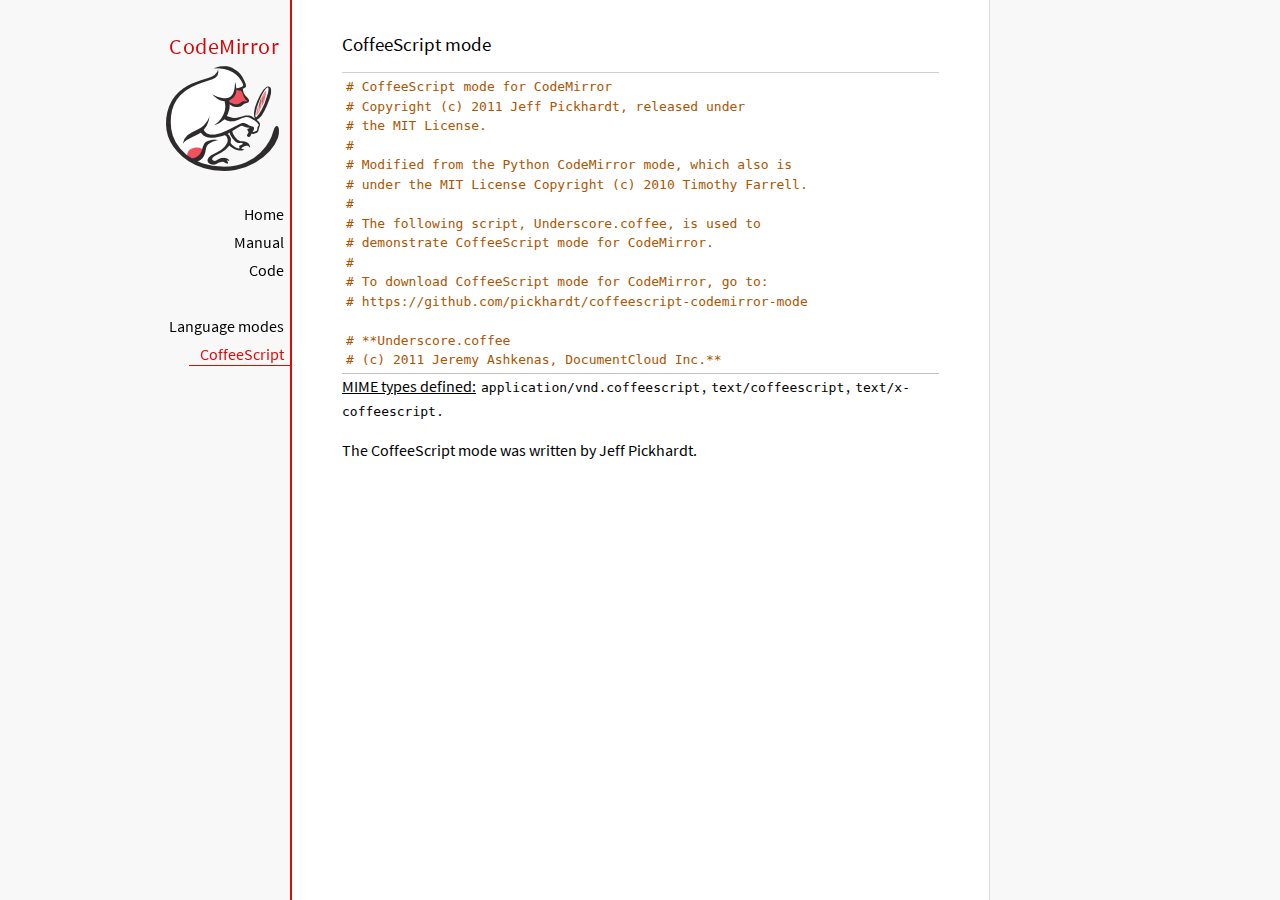
<file: assets/codemirror-5.65.13/mode/coffeescript/index.html>
<!doctype html>

<title>CodeMirror: CoffeeScript mode</title>
<meta charset="utf-8"/>
<link rel=stylesheet href="../../doc/docs.css">

<link rel="stylesheet" href="../../lib/codemirror.css">
<script src="../../lib/codemirror.js"></script>
<script src="coffeescript.js"></script>
<style>.CodeMirror {border-top: 1px solid silver; border-bottom: 1px solid silver;}</style>
<div id=nav>
  <a href="https://codemirror.net/5"><h1>CodeMirror</h1><img id=logo src="../../doc/logo.png" alt=""></a>

  <ul>
    <li><a href="../../index.html">Home</a>
    <li><a href="../../doc/manual.html">Manual</a>
    <li><a href="https://github.com/codemirror/codemirror5">Code</a>
  </ul>
  <ul>
    <li><a href="../index.html">Language modes</a>
    <li><a class=active href="#">CoffeeScript</a>
  </ul>
</div>

<article>
<h2>CoffeeScript mode</h2>
<form><textarea id="code" name="code">
# CoffeeScript mode for CodeMirror
# Copyright (c) 2011 Jeff Pickhardt, released under
# the MIT License.
#
# Modified from the Python CodeMirror mode, which also is 
# under the MIT License Copyright (c) 2010 Timothy Farrell.
#
# The following script, Underscore.coffee, is used to 
# demonstrate CoffeeScript mode for CodeMirror.
#
# To download CoffeeScript mode for CodeMirror, go to:
# https://github.com/pickhardt/coffeescript-codemirror-mode

# **Underscore.coffee
# (c) 2011 Jeremy Ashkenas, DocumentCloud Inc.**
# Underscore is freely distributable under the terms of the
# [MIT license](http://en.wikipedia.org/wiki/MIT_License).
# Portions of Underscore are inspired by or borrowed from
# [Prototype.js](http://prototypejs.org/api), Oliver Steele's
# [Functional](http://osteele.com), and John Resig's
# [Micro-Templating](http://ejohn.org).
# For all details and documentation:
# http://documentcloud.github.com/underscore/


# Baseline setup
# --------------

# Establish the root object, `window` in the browser, or `global` on the server.
root = this


# Save the previous value of the `_` variable.
previousUnderscore = root._

### Multiline
    comment
###

# Establish the object that gets thrown to break out of a loop iteration.
# `StopIteration` is SOP on Mozilla.
breaker = if typeof(StopIteration) is 'undefined' then '__break__' else StopIteration


#### Docco style single line comment (title)


# Helper function to escape **RegExp** contents, because JS doesn't have one.
escapeRegExp = (string) -> string.replace(/([.*+?^${}()|[\]\/\\])/g, '\\$1')


# Save bytes in the minified (but not gzipped) version:
ArrayProto = Array.prototype
ObjProto = Object.prototype


# Create quick reference variables for speed access to core prototypes.
slice = ArrayProto.slice
unshift = ArrayProto.unshift
toString = ObjProto.toString
hasOwnProperty = ObjProto.hasOwnProperty
propertyIsEnumerable = ObjProto.propertyIsEnumerable


# All **ECMA5** native implementations we hope to use are declared here.
nativeForEach = ArrayProto.forEach
nativeMap = ArrayProto.map
nativeReduce = ArrayProto.reduce
nativeReduceRight = ArrayProto.reduceRight
nativeFilter = ArrayProto.filter
nativeEvery = ArrayProto.every
nativeSome = ArrayProto.some
nativeIndexOf = ArrayProto.indexOf
nativeLastIndexOf = ArrayProto.lastIndexOf
nativeIsArray = Array.isArray
nativeKeys = Object.keys


# Create a safe reference to the Underscore object for use below.
_ = (obj) -> new wrapper(obj)


# Export the Underscore object for **CommonJS**.
if typeof(exports) != 'undefined' then exports._ = _


# Export Underscore to global scope.
root._ = _


# Current version.
_.VERSION = '1.1.0'


# Collection Functions
# --------------------

# The cornerstone, an **each** implementation.
# Handles objects implementing **forEach**, arrays, and raw objects.
_.each = (obj, iterator, context) ->
  try
    if nativeForEach and obj.forEach is nativeForEach
      obj.forEach iterator, context
    else if _.isNumber obj.length
      iterator.call context, obj[i], i, obj for i in [0...obj.length]
    else
      iterator.call context, val, key, obj for own key, val of obj
  catch e
    throw e if e isnt breaker
  obj


# Return the results of applying the iterator to each element. Use JavaScript
# 1.6's version of **map**, if possible.
_.map = (obj, iterator, context) ->
  return obj.map(iterator, context) if nativeMap and obj.map is nativeMap
  results = []
  _.each obj, (value, index, list) ->
    results.push iterator.call context, value, index, list
  results


# **Reduce** builds up a single result from a list of values. Also known as
# **inject**, or **foldl**. Uses JavaScript 1.8's version of **reduce**, if possible.
_.reduce = (obj, iterator, memo, context) ->
  if nativeReduce and obj.reduce is nativeReduce
    iterator = _.bind iterator, context if context
    return obj.reduce iterator, memo
  _.each obj, (value, index, list) ->
    memo = iterator.call context, memo, value, index, list
  memo


# The right-associative version of **reduce**, also known as **foldr**. Uses
# JavaScript 1.8's version of **reduceRight**, if available.
_.reduceRight = (obj, iterator, memo, context) ->
  if nativeReduceRight and obj.reduceRight is nativeReduceRight
    iterator = _.bind iterator, context if context
    return obj.reduceRight iterator, memo
  reversed = _.clone(_.toArray(obj)).reverse()
  _.reduce reversed, iterator, memo, context


# Return the first value which passes a truth test.
_.detect = (obj, iterator, context) ->
  result = null
  _.each obj, (value, index, list) ->
    if iterator.call context, value, index, list
      result = value
      _.breakLoop()
  result


# Return all the elements that pass a truth test. Use JavaScript 1.6's
# **filter**, if it exists.
_.filter = (obj, iterator, context) ->
  return obj.filter iterator, context if nativeFilter and obj.filter is nativeFilter
  results = []
  _.each obj, (value, index, list) ->
    results.push value if iterator.call context, value, index, list
  results


# Return all the elements for which a truth test fails.
_.reject = (obj, iterator, context) ->
  results = []
  _.each obj, (value, index, list) ->
    results.push value if not iterator.call context, value, index, list
  results


# Determine whether all of the elements match a truth test. Delegate to
# JavaScript 1.6's **every**, if it is present.
_.every = (obj, iterator, context) ->
  iterator ||= _.identity
  return obj.every iterator, context if nativeEvery and obj.every is nativeEvery
  result = true
  _.each obj, (value, index, list) ->
    _.breakLoop() unless (result = result and iterator.call(context, value, index, list))
  result


# Determine if at least one element in the object matches a truth test. Use
# JavaScript 1.6's **some**, if it exists.
_.some = (obj, iterator, context) ->
  iterator ||= _.identity
  return obj.some iterator, context if nativeSome and obj.some is nativeSome
  result = false
  _.each obj, (value, index, list) ->
    _.breakLoop() if (result = iterator.call(context, value, index, list))
  result


# Determine if a given value is included in the array or object,
# based on `===`.
_.include = (obj, target) ->
  return _.indexOf(obj, target) isnt -1 if nativeIndexOf and obj.indexOf is nativeIndexOf
  return true for own key, val of obj when val is target
  false


# Invoke a method with arguments on every item in a collection.
_.invoke = (obj, method) ->
  args = _.rest arguments, 2
  (if method then val[method] else val).apply(val, args) for val in obj


# Convenience version of a common use case of **map**: fetching a property.
_.pluck = (obj, key) ->
  _.map(obj, (val) -> val[key])


# Return the maximum item or (item-based computation).
_.max = (obj, iterator, context) ->
  return Math.max.apply(Math, obj) if not iterator and _.isArray(obj)
  result = computed: -Infinity
  _.each obj, (value, index, list) ->
    computed = if iterator then iterator.call(context, value, index, list) else value
    computed >= result.computed and (result = {value: value, computed: computed})
  result.value


# Return the minimum element (or element-based computation).
_.min = (obj, iterator, context) ->
  return Math.min.apply(Math, obj) if not iterator and _.isArray(obj)
  result = computed: Infinity
  _.each obj, (value, index, list) ->
    computed = if iterator then iterator.call(context, value, index, list) else value
    computed < result.computed and (result = {value: value, computed: computed})
  result.value


# Sort the object's values by a criterion produced by an iterator.
_.sortBy = (obj, iterator, context) ->
  _.pluck(((_.map obj, (value, index, list) ->
    {value: value, criteria: iterator.call(context, value, index, list)}
  ).sort((left, right) ->
    a = left.criteria; b = right.criteria
    if a < b then -1 else if a > b then 1 else 0
  )), 'value')


# Use a comparator function to figure out at what index an object should
# be inserted so as to maintain order. Uses binary search.
_.sortedIndex = (array, obj, iterator) ->
  iterator ||= _.identity
  low = 0
  high = array.length
  while low < high
    mid = (low + high) >> 1
    if iterator(array[mid]) < iterator(obj) then low = mid + 1 else high = mid
  low


# Convert anything iterable into a real, live array.
_.toArray = (iterable) ->
  return [] if (!iterable)
  return iterable.toArray() if (iterable.toArray)
  return iterable if (_.isArray(iterable))
  return slice.call(iterable) if (_.isArguments(iterable))
  _.values(iterable)


# Return the number of elements in an object.
_.size = (obj) -> _.toArray(obj).length


# Array Functions
# ---------------

# Get the first element of an array. Passing `n` will return the first N
# values in the array. Aliased as **head**. The `guard` check allows it to work
# with **map**.
_.first = (array, n, guard) ->
  if n and not guard then slice.call(array, 0, n) else array[0]


# Returns everything but the first entry of the array. Aliased as **tail**.
# Especially useful on the arguments object. Passing an `index` will return
# the rest of the values in the array from that index onward. The `guard`
# check allows it to work with **map**.
_.rest = (array, index, guard) ->
  slice.call(array, if _.isUndefined(index) or guard then 1 else index)


# Get the last element of an array.
_.last = (array) -> array[array.length - 1]


# Trim out all falsy values from an array.
_.compact = (array) -> item for item in array when item


# Return a completely flattened version of an array.
_.flatten = (array) ->
  _.reduce array, (memo, value) ->
    return memo.concat(_.flatten(value)) if _.isArray value
    memo.push value
    memo
  , []


# Return a version of the array that does not contain the specified value(s).
_.without = (array) ->
  values = _.rest arguments
  val for val in _.toArray(array) when not _.include values, val


# Produce a duplicate-free version of the array. If the array has already
# been sorted, you have the option of using a faster algorithm.
_.uniq = (array, isSorted) ->
  memo = []
  for el, i in _.toArray array
    memo.push el if i is 0 || (if isSorted is true then _.last(memo) isnt el else not _.include(memo, el))
  memo


# Produce an array that contains every item shared between all the
# passed-in arrays.
_.intersect = (array) ->
  rest = _.rest arguments
  _.select _.uniq(array), (item) ->
    _.all rest, (other) ->
      _.indexOf(other, item) >= 0


# Zip together multiple lists into a single array -- elements that share
# an index go together.
_.zip = ->
  length = _.max _.pluck arguments, 'length'
  results = new Array length
  for i in [0...length]
    results[i] = _.pluck arguments, String i
  results


# If the browser doesn't supply us with **indexOf** (I'm looking at you, MSIE),
# we need this function. Return the position of the first occurrence of an
# item in an array, or -1 if the item is not included in the array.
_.indexOf = (array, item) ->
  return array.indexOf item if nativeIndexOf and array.indexOf is nativeIndexOf
  i = 0; l = array.length
  while l - i
    if array[i] is item then return i else i++
  -1


# Provide JavaScript 1.6's **lastIndexOf**, delegating to the native function,
# if possible.
_.lastIndexOf = (array, item) ->
  return array.lastIndexOf(item) if nativeLastIndexOf and array.lastIndexOf is nativeLastIndexOf
  i = array.length
  while i
    if array[i] is item then return i else i--
  -1


# Generate an integer Array containing an arithmetic progression. A port of
# [the native Python **range** function](http://docs.python.org/library/functions.html#range).
_.range = (start, stop, step) ->
  a = arguments
  solo = a.length <= 1
  i = start = if solo then 0 else a[0]
  stop = if solo then a[0] else a[1]
  step = a[2] or 1
  len = Math.ceil((stop - start) / step)
  return [] if len <= 0
  range = new Array len
  idx = 0
  loop
    return range if (if step > 0 then i - stop else stop - i) >= 0
    range[idx] = i
    idx++
    i+= step


# Function Functions
# ------------------

# Create a function bound to a given object (assigning `this`, and arguments,
# optionally). Binding with arguments is also known as **curry**.
_.bind = (func, obj) ->
  args = _.rest arguments, 2
  -> func.apply obj or root, args.concat arguments


# Bind all of an object's methods to that object. Useful for ensuring that
# all callbacks defined on an object belong to it.
_.bindAll = (obj) ->
  funcs = if arguments.length > 1 then _.rest(arguments) else _.functions(obj)
  _.each funcs, (f) -> obj[f] = _.bind obj[f], obj
  obj


# Delays a function for the given number of milliseconds, and then calls
# it with the arguments supplied.
_.delay = (func, wait) ->
  args = _.rest arguments, 2
  setTimeout((-> func.apply(func, args)), wait)


# Memoize an expensive function by storing its results.
_.memoize = (func, hasher) ->
  memo = {}
  hasher or= _.identity
  ->
    key = hasher.apply this, arguments
    return memo[key] if key of memo
    memo[key] = func.apply this, arguments


# Defers a function, scheduling it to run after the current call stack has
# cleared.
_.defer = (func) ->
  _.delay.apply _, [func, 1].concat _.rest arguments


# Returns the first function passed as an argument to the second,
# allowing you to adjust arguments, run code before and after, and
# conditionally execute the original function.
_.wrap = (func, wrapper) ->
  -> wrapper.apply wrapper, [func].concat arguments


# Returns a function that is the composition of a list of functions, each
# consuming the return value of the function that follows.
_.compose = ->
  funcs = arguments
  ->
    args = arguments
    for i in [funcs.length - 1..0] by -1
      args = [funcs[i].apply(this, args)]
    args[0]


# Object Functions
# ----------------

# Retrieve the names of an object's properties.
_.keys = nativeKeys or (obj) ->
  return _.range 0, obj.length if _.isArray(obj)
  key for key, val of obj


# Retrieve the values of an object's properties.
_.values = (obj) ->
  _.map obj, _.identity


# Return a sorted list of the function names available in Underscore.
_.functions = (obj) ->
  _.filter(_.keys(obj), (key) -> _.isFunction(obj[key])).sort()


# Extend a given object with all of the properties in a source object.
_.extend = (obj) ->
  for source in _.rest(arguments)
    obj[key] = val for key, val of source
  obj


# Create a (shallow-cloned) duplicate of an object.
_.clone = (obj) ->
  return obj.slice 0 if _.isArray obj
  _.extend {}, obj


# Invokes interceptor with the obj, and then returns obj.
# The primary purpose of this method is to "tap into" a method chain,
# in order to perform operations on intermediate results within
 the chain.
_.tap = (obj, interceptor) ->
  interceptor obj
  obj


# Perform a deep comparison to check if two objects are equal.
_.isEqual = (a, b) ->
  # Check object identity.
  return true if a is b
  # Different types?
  atype = typeof(a); btype = typeof(b)
  return false if atype isnt btype
  # Basic equality test (watch out for coercions).
  return true if `a == b`
  # One is falsy and the other truthy.
  return false if (!a and b) or (a and !b)
  # One of them implements an `isEqual()`?
  return a.isEqual(b) if a.isEqual
  # Check dates' integer values.
  return a.getTime() is b.getTime() if _.isDate(a) and _.isDate(b)
  # Both are NaN?
  return false if _.isNaN(a) and _.isNaN(b)
  # Compare regular expressions.
  if _.isRegExp(a) and _.isRegExp(b)
    return a.source is b.source and
           a.global is b.global and
           a.ignoreCase is b.ignoreCase and
           a.multiline is b.multiline
  # If a is not an object by this point, we can't handle it.
  return false if atype isnt 'object'
  # Check for different array lengths before comparing contents.
  return false if a.length and (a.length isnt b.length)
  # Nothing else worked, deep compare the contents.
  aKeys = _.keys(a); bKeys = _.keys(b)
  # Different object sizes?
  return false if aKeys.length isnt bKeys.length
  # Recursive comparison of contents.
  return false for key, val of a when !(key of b) or !_.isEqual(val, b[key])
  true


# Is a given array or object empty?
_.isEmpty = (obj) ->
  return obj.length is 0 if _.isArray(obj) or _.isString(obj)
  return false for own key of obj
  true


# Is a given value a DOM element?
_.isElement = (obj) -> obj and obj.nodeType is 1


# Is a given value an array?
_.isArray = nativeIsArray or (obj) -> !!(obj and obj.concat and obj.unshift and not obj.callee)


# Is a given variable an arguments object?
_.isArguments = (obj) -> obj and obj.callee


# Is the given value a function?
_.isFunction = (obj) -> !!(obj and obj.constructor and obj.call and obj.apply)


# Is the given value a string?
_.isString = (obj) -> !!(obj is '' or (obj and obj.charCodeAt and obj.substr))


# Is a given value a number?
_.isNumber = (obj) -> (obj is +obj) or toString.call(obj) is '[object Number]'


# Is a given value a boolean?
_.isBoolean = (obj) -> obj is true or obj is false


# Is a given value a Date?
_.isDate = (obj) -> !!(obj and obj.getTimezoneOffset and obj.setUTCFullYear)


# Is the given value a regular expression?
_.isRegExp = (obj) -> !!(obj and obj.exec and (obj.ignoreCase or obj.ignoreCase is false))


# Is the given value NaN -- this one is interesting. `NaN != NaN`, and
# `isNaN(undefined) == true`, so we make sure it's a number first.
_.isNaN = (obj) -> _.isNumber(obj) and window.isNaN(obj)


# Is a given value equal to null?
_.isNull = (obj) -> obj is null


# Is a given variable undefined?
_.isUndefined = (obj) -> typeof obj is 'undefined'


# Utility Functions
# -----------------

# Run Underscore.js in noConflict mode, returning the `_` variable to its
# previous owner. Returns a reference to the Underscore object.
_.noConflict = ->
  root._ = previousUnderscore
  this


# Keep the identity function around for default iterators.
_.identity = (value) -> value


# Run a function `n` times.
_.times = (n, iterator, context) ->
  iterator.call context, i for i in [0...n]


# Break out of the middle of an iteration.
_.breakLoop = -> throw breaker


# Add your own custom functions to the Underscore object, ensuring that
# they're correctly added to the OOP wrapper as well.
_.mixin = (obj) ->
  for name in _.functions(obj)
    addToWrapper name, _[name] = obj[name]


# Generate a unique integer id (unique within the entire client session).
# Useful for temporary DOM ids.
idCounter = 0
_.uniqueId = (prefix) ->
  (prefix or '') + idCounter++


# By default, Underscore uses **ERB**-style template delimiters, change the
# following template settings to use alternative delimiters.
_.templateSettings = {
  start: '<%'
  end: '%>'
  interpolate: /<%=(.+?)%>/g
}


# JavaScript templating a-la **ERB**, pilfered from John Resig's
# *Secrets of the JavaScript Ninja*, page 83.
# Single-quote fix from Rick Strahl.
# With alterations for arbitrary delimiters, and to preserve whitespace.
_.template = (str, data) ->
  c = _.templateSettings
  endMatch = new RegExp("'(?=[^"+c.end.substr(0, 1)+"]*"+escapeRegExp(c.end)+")","g")
  fn = new Function 'obj',
    'var p=[],print=function(){p.push.apply(p,arguments);};' +
    'with(obj||{}){p.push(\'' +
    str.replace(/\r/g, '\\r')
       .replace(/\n/g, '\\n')
       .replace(/\t/g, '\\t')
       .replace(endMatch,"���")
       .split("'").join("\\'")
       .split("���").join("'")
       .replace(c.interpolate, "',$1,'")
       .split(c.start).join("');")
       .split(c.end).join("p.push('") +
       "');}return p.join('');"
  if data then fn(data) else fn


# Aliases
# -------

_.forEach = _.each
_.foldl = _.inject = _.reduce
_.foldr = _.reduceRight
_.select = _.filter
_.all = _.every
_.any = _.some
_.contains = _.include
_.head = _.first
_.tail = _.rest
_.methods = _.functions


# Setup the OOP Wrapper
# ---------------------

# If Underscore is called as a function, it returns a wrapped object that
# can be used OO-style. This wrapper holds altered versions of all the
# underscore functions. Wrapped objects may be chained.
wrapper = (obj) ->
  this._wrapped = obj
  this


# Helper function to continue chaining intermediate results.
result = (obj, chain) ->
  if chain then _(obj).chain() else obj


# A method to easily add functions to the OOP wrapper.
addToWrapper = (name, func) ->
  wrapper.prototype[name] = ->
    args = _.toArray arguments
    unshift.call args, this._wrapped
    result func.apply(_, args), this._chain


# Add all ofthe Underscore functions to the wrapper object.
_.mixin _


# Add all mutator Array functions to the wrapper.
_.each ['pop', 'push', 'reverse', 'shift', 'sort', 'splice', 'unshift'], (name) ->
  method = Array.prototype[name]
  wrapper.prototype[name] = ->
    method.apply(this._wrapped, arguments)
    result(this._wrapped, this._chain)


# Add all accessor Array functions to the wrapper.
_.each ['concat', 'join', 'slice'], (name) ->
  method = Array.prototype[name]
  wrapper.prototype[name] = ->
    result(method.apply(this._wrapped, arguments), this._chain)


# Start chaining a wrapped Underscore object.
wrapper::chain = ->
  this._chain = true
  this


# Extracts the result from a wrapped and chained object.
wrapper::value = -> this._wrapped
</textarea></form>
    <script>
      var editor = CodeMirror.fromTextArea(document.getElementById("code"), {});
    </script>

    <p><strong>MIME types defined:</strong> <code>application/vnd.coffeescript</code>, <code>text/coffeescript</code>, <code>text/x-coffeescript</code>.</p>

    <p>The CoffeeScript mode was written by Jeff Pickhardt.</p>

  </article>
</file>
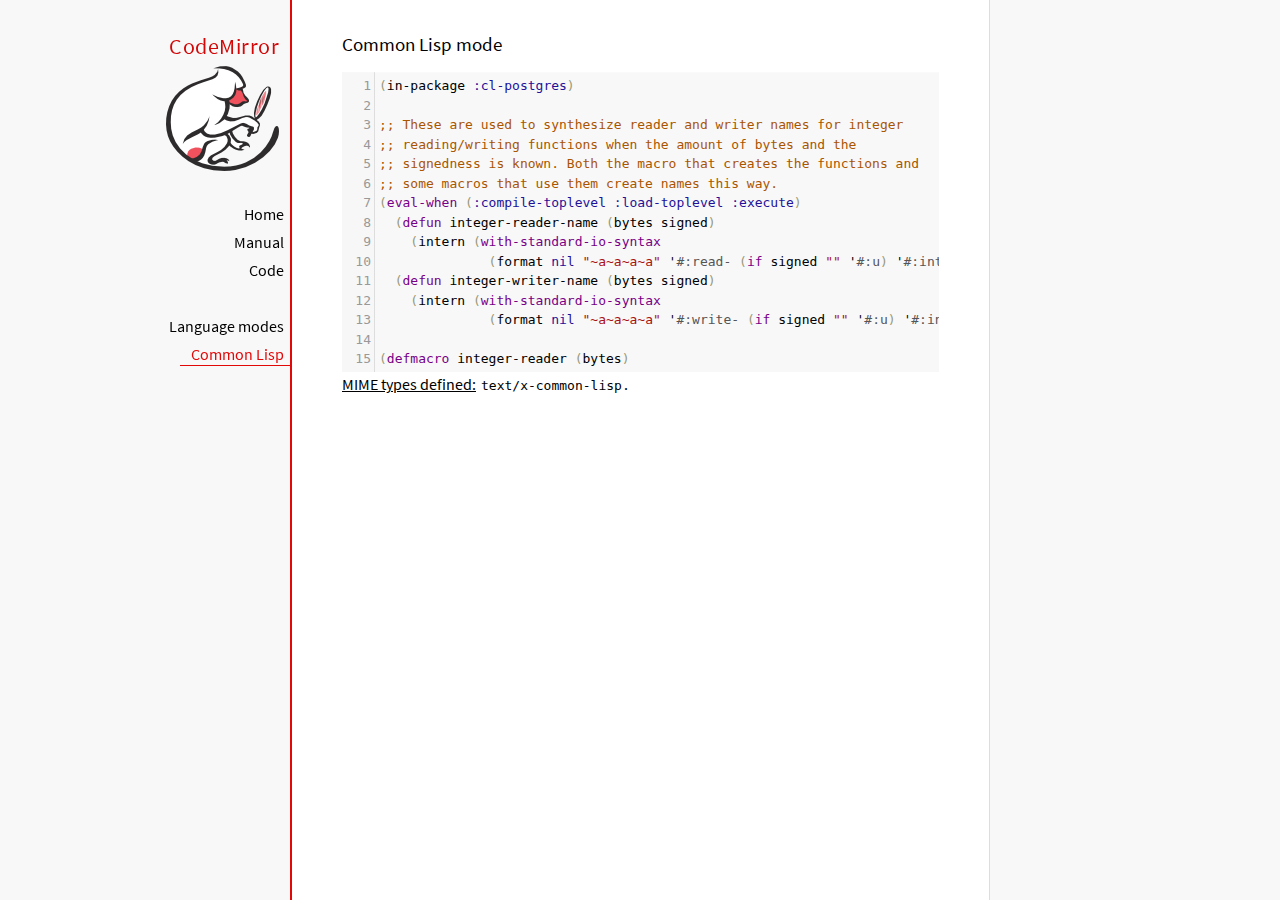
<file: assets/codemirror-5.65.13/mode/commonlisp/index.html>
<!doctype html>

<title>CodeMirror: Common Lisp mode</title>
<meta charset="utf-8"/>
<link rel=stylesheet href="../../doc/docs.css">

<link rel="stylesheet" href="../../lib/codemirror.css">
<script src="../../lib/codemirror.js"></script>
<script src="commonlisp.js"></script>
<style>.CodeMirror {background: #f8f8f8;}</style>
<div id=nav>
  <a href="https://codemirror.net/5"><h1>CodeMirror</h1><img id=logo src="../../doc/logo.png" alt=""></a>

  <ul>
    <li><a href="../../index.html">Home</a>
    <li><a href="../../doc/manual.html">Manual</a>
    <li><a href="https://github.com/codemirror/codemirror5">Code</a>
  </ul>
  <ul>
    <li><a href="../index.html">Language modes</a>
    <li><a class=active href="#">Common Lisp</a>
  </ul>
</div>

<article>
<h2>Common Lisp mode</h2>
<form><textarea id="code" name="code">(in-package :cl-postgres)

;; These are used to synthesize reader and writer names for integer
;; reading/writing functions when the amount of bytes and the
;; signedness is known. Both the macro that creates the functions and
;; some macros that use them create names this way.
(eval-when (:compile-toplevel :load-toplevel :execute)
  (defun integer-reader-name (bytes signed)
    (intern (with-standard-io-syntax
              (format nil "~a~a~a~a" '#:read- (if signed "" '#:u) '#:int bytes))))
  (defun integer-writer-name (bytes signed)
    (intern (with-standard-io-syntax
              (format nil "~a~a~a~a" '#:write- (if signed "" '#:u) '#:int bytes)))))

(defmacro integer-reader (bytes)
  "Create a function to read integers from a binary stream."
  (let ((bits (* bytes 8)))
    (labels ((return-form (signed)
               (if signed
                   `(if (logbitp ,(1- bits) result)
                        (dpb result (byte ,(1- bits) 0) -1)
                        result)
                   `result))
             (generate-reader (signed)
               `(defun ,(integer-reader-name bytes signed) (socket)
                  (declare (type stream socket)
                           #.*optimize*)
                  ,(if (= bytes 1)
                       `(let ((result (the (unsigned-byte 8) (read-byte socket))))
                          (declare (type (unsigned-byte 8) result))
                          ,(return-form signed))
                       `(let ((result 0))
                          (declare (type (unsigned-byte ,bits) result))
                          ,@(loop :for byte :from (1- bytes) :downto 0
                                   :collect `(setf (ldb (byte 8 ,(* 8 byte)) result)
                                                   (the (unsigned-byte 8) (read-byte socket))))
                          ,(return-form signed))))))
      `(progn
;; This causes weird errors on SBCL in some circumstances. Disabled for now.
;;         (declaim (inline ,(integer-reader-name bytes t)
;;                          ,(integer-reader-name bytes nil)))
         (declaim (ftype (function (t) (signed-byte ,bits))
                         ,(integer-reader-name bytes t)))
         ,(generate-reader t)
         (declaim (ftype (function (t) (unsigned-byte ,bits))
                         ,(integer-reader-name bytes nil)))
         ,(generate-reader nil)))))

(defmacro integer-writer (bytes)
  "Create a function to write integers to a binary stream."
  (let ((bits (* 8 bytes)))
    `(progn
      (declaim (inline ,(integer-writer-name bytes t)
                       ,(integer-writer-name bytes nil)))
      (defun ,(integer-writer-name bytes nil) (socket value)
        (declare (type stream socket)
                 (type (unsigned-byte ,bits) value)
                 #.*optimize*)
        ,@(if (= bytes 1)
              `((write-byte value socket))
              (loop :for byte :from (1- bytes) :downto 0
                    :collect `(write-byte (ldb (byte 8 ,(* byte 8)) value)
                               socket)))
        (values))
      (defun ,(integer-writer-name bytes t) (socket value)
        (declare (type stream socket)
                 (type (signed-byte ,bits) value)
                 #.*optimize*)
        ,@(if (= bytes 1)
              `((write-byte (ldb (byte 8 0) value) socket))
              (loop :for byte :from (1- bytes) :downto 0
                    :collect `(write-byte (ldb (byte 8 ,(* byte 8)) value)
                               socket)))
        (values)))))

;; All the instances of the above that we need.

(integer-reader 1)
(integer-reader 2)
(integer-reader 4)
(integer-reader 8)

(integer-writer 1)
(integer-writer 2)
(integer-writer 4)

(defun write-bytes (socket bytes)
  "Write a byte-array to a stream."
  (declare (type stream socket)
           (type (simple-array (unsigned-byte 8)) bytes)
           #.*optimize*)
  (write-sequence bytes socket))

(defun write-str (socket string)
  "Write a null-terminated string to a stream \(encoding it when UTF-8
support is enabled.)."
  (declare (type stream socket)
           (type string string)
           #.*optimize*)
  (enc-write-string string socket)
  (write-uint1 socket 0))

(declaim (ftype (function (t unsigned-byte)
                          (simple-array (unsigned-byte 8) (*)))
                read-bytes))
(defun read-bytes (socket length)
  "Read a byte array of the given length from a stream."
  (declare (type stream socket)
           (type fixnum length)
           #.*optimize*)
  (let ((result (make-array length :element-type '(unsigned-byte 8))))
    (read-sequence result socket)
    result))

(declaim (ftype (function (t) string) read-str))
(defun read-str (socket)
  "Read a null-terminated string from a stream. Takes care of encoding
when UTF-8 support is enabled."
  (declare (type stream socket)
           #.*optimize*)
  (enc-read-string socket :null-terminated t))

(defun skip-bytes (socket length)
  "Skip a given number of bytes in a binary stream."
  (declare (type stream socket)
           (type (unsigned-byte 32) length)
           #.*optimize*)
  (dotimes (i length)
    (read-byte socket)))

(defun skip-str (socket)
  "Skip a null-terminated string."
  (declare (type stream socket)
           #.*optimize*)
  (loop :for char :of-type fixnum = (read-byte socket)
        :until (zerop char)))

(defun ensure-socket-is-closed (socket &amp;key abort)
  (when (open-stream-p socket)
    (handler-case
        (close socket :abort abort)
      (error (error)
        (warn "Ignoring the error which happened while trying to close PostgreSQL socket: ~A" error)))))
</textarea></form>
    <script>
      var editor = CodeMirror.fromTextArea(document.getElementById("code"), {lineNumbers: true});
    </script>

    <p><strong>MIME types defined:</strong> <code>text/x-common-lisp</code>.</p>

  </article>
</file>
<file: assets/css/index.css>
@font-face {
    font-family: 'MonografRegular';
    src: url(../fonts/MonografRegular.ttf);
    font-weight: 700;
}

*{
    margin: 0;
    padding: 0;
    box-sizing: border-box;
}

.main{
    height: 100vh;
    width: 100vw;
    display: flex;
    justify-content: center;
    align-items: center;
    background-color: black;
    flex-direction: column;
}

h1{
    color: white;
    font-weight: 700;
    font-family: 'MonografRegular', sans-serif;
}
.red{
    color: red;
}
.rectangle{
    width: 50%;
    height: 50%;
    margin: 30px;
    position: relative;
}
.rectangle1{
    box-sizing: border-box;
    position: absolute;
    width: 100%;
    height: 100%;
    top: 0;
    left: 0;
    border: 2px solid #FFFFFF;
    border-radius: 10px;
}
.overlay{
    z-index: 9;
    margin: 10px;
    justify-content: center;
    display: flex;
    align-items: center;
}
form{
    display: flex;
    flex-direction: column;
    width: 90%;
    height: 90%;
    justify-content: center;
    align-items: center;
}
label{
    color: white;
    font-family: 'MonografRegular', sans-serif;
    width: 100%;
    margin: 30px;
    font-size: 25px;
}
input{
    border: none;
    border-bottom: 2px solid #FFFFFF;
    background-color: transparent;
    color: white;
    font-family: 'MonografRegular', sans-serif;
    width: 100%;
    margin: 30px;
    outline: none;
    font-size: 20px;
}
input::placeholder{
    color: rgb(217, 213, 213);
    font-family: 'MonografRegular', sans-serif;
    font-size: 20px;
}

/* Next Button */

.icon{
    width: 80%;
    display: flex;
    justify-content: right;
    align-items: center;
}
.circle1{
    width: 80px;
    height: 80px;
    border-radius: 50%;
    border: 1px solid #FFFFFF;
    background-color: #000000;
    display: flex;
    justify-content: center;
    align-items: center;
    margin: 10px;
    cursor: pointer;
}
.circle1:hover{
    background-color: #FFFFFF;
    border: 1px solid #000000;
}
.circle2{
    width: 70px;
    height: 70px;
    border: 1px solid #FFFFFF;
    border-radius: 50%;
    background-color: #000000;
    display: flex;
    justify-content: center;
    align-items: center;
    cursor: pointer;
    transition: 0.1s;
}
.circle1:hover .circle2{
    background-color: #FFFFFF;
    border: 1px solid #000000;
}
.circle1:hover .circle2 .white{
    color: #000000;
}
.white{
    color: #FFFFFF;
    font-size: 30px;
}
a{
    text-decoration: none;
}
</file>
<file: assets/codemirror-5.65.13/lib/codemirror.css>
/* BASICS */

.CodeMirror {
  /* Set height, width, borders, and global font properties here */
  font-family: monospace;
  height: 300px;
  color: black;
  direction: ltr;
}

/* PADDING */

.CodeMirror-lines {
  padding: 4px 0; /* Vertical padding around content */
}
.CodeMirror pre.CodeMirror-line,
.CodeMirror pre.CodeMirror-line-like {
  padding: 0 4px; /* Horizontal padding of content */
}

.CodeMirror-scrollbar-filler, .CodeMirror-gutter-filler {
  background-color: white; /* The little square between H and V scrollbars */
}

/* GUTTER */

.CodeMirror-gutters {
  border-right: 1px solid #ddd;
  background-color: #f7f7f7;
  white-space: nowrap;
}
.CodeMirror-linenumbers {}
.CodeMirror-linenumber {
  padding: 0 3px 0 5px;
  min-width: 20px;
  text-align: right;
  color: #999;
  white-space: nowrap;
}

.CodeMirror-guttermarker { color: black; }
.CodeMirror-guttermarker-subtle { color: #999; }

/* CURSOR */

.CodeMirror-cursor {
  border-left: 1px solid black;
  border-right: none;
  width: 0;
}
/* Shown when moving in bi-directional text */
.CodeMirror div.CodeMirror-secondarycursor {
  border-left: 1px solid silver;
}
.cm-fat-cursor .CodeMirror-cursor {
  width: auto;
  border: 0 !important;
  background: #7e7;
}
.cm-fat-cursor div.CodeMirror-cursors {
  z-index: 1;
}
.cm-fat-cursor .CodeMirror-line::selection,
.cm-fat-cursor .CodeMirror-line > span::selection, 
.cm-fat-cursor .CodeMirror-line > span > span::selection { background: transparent; }
.cm-fat-cursor .CodeMirror-line::-moz-selection,
.cm-fat-cursor .CodeMirror-line > span::-moz-selection,
.cm-fat-cursor .CodeMirror-line > span > span::-moz-selection { background: transparent; }
.cm-fat-cursor { caret-color: transparent; }
@-moz-keyframes blink {
  0% {}
  50% { background-color: transparent; }
  100% {}
}
@-webkit-keyframes blink {
  0% {}
  50% { background-color: transparent; }
  100% {}
}
@keyframes blink {
  0% {}
  50% { background-color: transparent; }
  100% {}
}

/* Can style cursor different in overwrite (non-insert) mode */
.CodeMirror-overwrite .CodeMirror-cursor {}

.cm-tab { display: inline-block; text-decoration: inherit; }

.CodeMirror-rulers {
  position: absolute;
  left: 0; right: 0; top: -50px; bottom: 0;
  overflow: hidden;
}
.CodeMirror-ruler {
  border-left: 1px solid #ccc;
  top: 0; bottom: 0;
  position: absolute;
}

/* DEFAULT THEME */

.cm-s-default .cm-header {color: blue;}
.cm-s-default .cm-quote {color: #090;}
.cm-negative {color: #d44;}
.cm-positive {color: #292;}
.cm-header, .cm-strong {font-weight: bold;}
.cm-em {font-style: italic;}
.cm-link {text-decoration: underline;}
.cm-strikethrough {text-decoration: line-through;}

.cm-s-default .cm-keyword {color: #708;}
.cm-s-default .cm-atom {color: #219;}
.cm-s-default .cm-number {color: #164;}
.cm-s-default .cm-def {color: #00f;}
.cm-s-default .cm-variable,
.cm-s-default .cm-punctuation,
.cm-s-default .cm-property,
.cm-s-default .cm-operator {}
.cm-s-default .cm-variable-2 {color: #05a;}
.cm-s-default .cm-variable-3, .cm-s-default .cm-type {color: #085;}
.cm-s-default .cm-comment {color: #a50;}
.cm-s-default .cm-string {color: #a11;}
.cm-s-default .cm-string-2 {color: #f50;}
.cm-s-default .cm-meta {color: #555;}
.cm-s-default .cm-qualifier {color: #555;}
.cm-s-default .cm-builtin {color: #30a;}
.cm-s-default .cm-bracket {color: #997;}
.cm-s-default .cm-tag {color: #170;}
.cm-s-default .cm-attribute {color: #00c;}
.cm-s-default .cm-hr {color: #999;}
.cm-s-default .cm-link {color: #00c;}

.cm-s-default .cm-error {color: #f00;}
.cm-invalidchar {color: #f00;}

.CodeMirror-composing { border-bottom: 2px solid; }

/* Default styles for common addons */

div.CodeMirror span.CodeMirror-matchingbracket {color: #0b0;}
div.CodeMirror span.CodeMirror-nonmatchingbracket {color: #a22;}
.CodeMirror-matchingtag { background: rgba(255, 150, 0, .3); }
.CodeMirror-activeline-background {background: #e8f2ff;}

/* STOP */

/* The rest of this file contains styles related to the mechanics of
   the editor. You probably shouldn't touch them. */

.CodeMirror {
  position: relative;
  overflow: hidden;
  background: white;
}

.CodeMirror-scroll {
  overflow: scroll !important; /* Things will break if this is overridden */
  /* 50px is the magic margin used to hide the element's real scrollbars */
  /* See overflow: hidden in .CodeMirror */
  margin-bottom: -50px; margin-right: -50px;
  padding-bottom: 50px;
  height: 100%;
  outline: none; /* Prevent dragging from highlighting the element */
  position: relative;
  z-index: 0;
}
.CodeMirror-sizer {
  position: relative;
  border-right: 50px solid transparent;
}

/* The fake, visible scrollbars. Used to force redraw during scrolling
   before actual scrolling happens, thus preventing shaking and
   flickering artifacts. */
.CodeMirror-vscrollbar, .CodeMirror-hscrollbar, .CodeMirror-scrollbar-filler, .CodeMirror-gutter-filler {
  position: absolute;
  z-index: 6;
  display: none;
  outline: none;
}
.CodeMirror-vscrollbar {
  right: 0; top: 0;
  overflow-x: hidden;
  overflow-y: scroll;
}
.CodeMirror-hscrollbar {
  bottom: 0; left: 0;
  overflow-y: hidden;
  overflow-x: scroll;
}
.CodeMirror-scrollbar-filler {
  right: 0; bottom: 0;
}
.CodeMirror-gutter-filler {
  left: 0; bottom: 0;
}

.CodeMirror-gutters {
  position: absolute; left: 0; top: 0;
  min-height: 100%;
  z-index: 3;
}
.CodeMirror-gutter {
  white-space: normal;
  height: 100%;
  display: inline-block;
  vertical-align: top;
  margin-bottom: -50px;
}
.CodeMirror-gutter-wrapper {
  position: absolute;
  z-index: 4;
  background: none !important;
  border: none !important;
}
.CodeMirror-gutter-background {
  position: absolute;
  top: 0; bottom: 0;
  z-index: 4;
}
.CodeMirror-gutter-elt {
  position: absolute;
  cursor: default;
  z-index: 4;
}
.CodeMirror-gutter-wrapper ::selection { background-color: transparent }
.CodeMirror-gutter-wrapper ::-moz-selection { background-color: transparent }

.CodeMirror-lines {
  cursor: text;
  min-height: 1px; /* prevents collapsing before first draw */
}
.CodeMirror pre.CodeMirror-line,
.CodeMirror pre.CodeMirror-line-like {
  /* Reset some styles that the rest of the page might have set */
  -moz-border-radius: 0; -webkit-border-radius: 0; border-radius: 0;
  border-width: 0;
  background: transparent;
  font-family: inherit;
  font-size: inherit;
  margin: 0;
  white-space: pre;
  word-wrap: normal;
  line-height: inherit;
  color: inherit;
  z-index: 2;
  position: relative;
  overflow: visible;
  -webkit-tap-highlight-color: transparent;
  -webkit-font-variant-ligatures: contextual;
  font-variant-ligatures: contextual;
}
.CodeMirror-wrap pre.CodeMirror-line,
.CodeMirror-wrap pre.CodeMirror-line-like {
  word-wrap: break-word;
  white-space: pre-wrap;
  word-break: normal;
}

.CodeMirror-linebackground {
  position: absolute;
  left: 0; right: 0; top: 0; bottom: 0;
  z-index: 0;
}

.CodeMirror-linewidget {
  position: relative;
  z-index: 2;
  padding: 0.1px; /* Force widget margins to stay inside of the container */
}

.CodeMirror-widget {}

.CodeMirror-rtl pre { direction: rtl; }

.CodeMirror-code {
  outline: none;
}

/* Force content-box sizing for the elements where we expect it */
.CodeMirror-scroll,
.CodeMirror-sizer,
.CodeMirror-gutter,
.CodeMirror-gutters,
.CodeMirror-linenumber {
  -moz-box-sizing: content-box;
  box-sizing: content-box;
}

.CodeMirror-measure {
  position: absolute;
  width: 100%;
  height: 0;
  overflow: hidden;
  visibility: hidden;
}

.CodeMirror-cursor {
  position: absolute;
  pointer-events: none;
}
.CodeMirror-measure pre { position: static; }

div.CodeMirror-cursors {
  visibility: hidden;
  position: relative;
  z-index: 3;
}
div.CodeMirror-dragcursors {
  visibility: visible;
}

.CodeMirror-focused div.CodeMirror-cursors {
  visibility: visible;
}

.CodeMirror-selected { background: #d9d9d9; }
.CodeMirror-focused .CodeMirror-selected { background: #d7d4f0; }
.CodeMirror-crosshair { cursor: crosshair; }
.CodeMirror-line::selection, .CodeMirror-line > span::selection, .CodeMirror-line > span > span::selection { background: #d7d4f0; }
.CodeMirror-line::-moz-selection, .CodeMirror-line > span::-moz-selection, .CodeMirror-line > span > span::-moz-selection { background: #d7d4f0; }

.cm-searching {
  background-color: #ffa;
  background-color: rgba(255, 255, 0, .4);
}

/* Used to force a border model for a node */
.cm-force-border { padding-right: .1px; }

@media print {
  /* Hide the cursor when printing */
  .CodeMirror div.CodeMirror-cursors {
    visibility: hidden;
  }
}

/* See issue #2901 */
.cm-tab-wrap-hack:after { content: ''; }

/* Help users use markselection to safely style text background */
span.CodeMirror-selectedtext { background: none; }
</file>
<file: assets/codemirror-5.65.13/doc/docs.css>
@font-face {
  font-family: 'Source Sans Pro';
  font-style: normal;
  font-weight: 400;
  src: local('Source Sans Pro'), local('SourceSansPro-Regular'), url(source_sans.woff) format('woff');
}

body, html { margin: 0; padding: 0; height: 100%; }
section, article { display: block; padding: 0; }

body {
  background: #f8f8f8;
  font-family: 'Source Sans Pro', Helvetica, Arial, sans-serif;
  line-height: 1.5;
}

p { margin-top: 0; }

h2, h3, h1 {
  font-weight: normal;
  margin-bottom: .7em;
}
h1 { font-size: 140%; }
h2 { font-size: 120%; }
h3 { font-size: 110%; }
article > h2:first-child, section:first-child > h2 { margin-top: 0; }

#nav h1 {
  margin-right: 12px;
  margin-top: 0;
  margin-bottom: 2px;
  color: #d30707;
  letter-spacing: .5px;
}

a, a:visited, a:link, .quasilink {
  color: #A21313;
}

em {
  padding-right: 2px;
}

.quasilink {
  cursor: pointer;
}

article {
  max-width: 700px;
  margin: 0 0 0 160px;
  border-left: 2px solid #E30808;
  border-right: 1px solid #ddd;
  padding: 30px 50px 100px 50px;
  background: white;
  z-index: 2;
  position: relative;
  min-height: 100%;
  box-sizing: border-box;
  -moz-box-sizing: border-box;
}

#nav {
  position: fixed;
  padding-top: 30px;
  max-height: 100%;
  box-sizing: -moz-border-box;
  box-sizing: border-box;
  overflow-y: auto;
  left: 0; right: none;
  width: 160px;
  text-align: right;
  z-index: 1;
}

@media screen and (min-width: 1000px) {
  article {
    margin: 0 auto;
  }
  #nav {
    right: 50%;
    width: auto;
    border-right: 349px solid transparent;
  }
}

#nav ul {
  display: block;
  margin: 0; padding: 0;
  margin-bottom: 32px;
}

#nav a {
  text-decoration: none;
}

#nav li {
  display: block;
  margin-bottom: 4px;
}

#nav li ul {
  font-size: 80%;
  margin-bottom: 0;
  display: none;
}

#nav li.active ul {
  display: block;
}

#nav li li a {
  padding-right: 20px;
  display: inline-block;
}

#nav ul a {
  color: black;
  padding: 0 7px 1px 11px;
}

#nav ul a.active, #nav ul a:hover {
  border-bottom: 1px solid #E30808;
  margin-bottom: -1px;
  color: #E30808;
}

#logo {
  border: 0;
  margin-right: 12px;
  margin-bottom: 25px;
}

section {
  border-top: 1px solid #E30808;
  margin: 1.5em 0;
}

section.first {
  border: none;
  margin-top: 0;
}

#demo {
  position: relative;
}

#demolist {
  position: absolute;
  right: 5px;
  top: 5px;
  z-index: 25;
}

.yinyang {
  position: absolute;
  top: -10px;
  left: 0; right: 0;
  margin: auto;
  display: block;
  height: 120px;
}

.actions {
  margin: 1em 0 0;
  min-height: 100px;
  position: relative;
}

@media screen and (max-width: 800px) {
  .actions {
    padding-top: 120px;
  }
  .actionsleft, .actionsright {
    float: none;
    text-align: left;
    margin-bottom: 1em;
  }
}

th {
  text-decoration: underline;
  font-weight: normal;
  text-align: left;
}

#features ul {
  list-style: none;
  margin: 0 0 1em;
  padding: 0 0 0 1.2em;
}

#features li:before {
  content: "-";
  width: 1em;
  display: inline-block;
  padding: 0;
  margin: 0;
  margin-left: -1em;
}

.rel {
  margin-bottom: 0;
}
.rel-note {
  margin-top: 0;
  color: #555;
}

pre {
  padding-left: 15px;
  border-left: 2px solid #ddd;
}

code {
  padding: 0 2px;
}

strong {
  text-decoration: underline;
  font-weight: normal;
}

.field {
  border: 1px solid #A21313;
}
</file>
<file: assets/codemirror-5.65.13/test/mode_test.css>
.mt-output .mt-token {
  border: 1px solid #ddd;
  white-space: pre;
  font-family: "Consolas", monospace;
  text-align: center;
}

.mt-output .mt-style {
  font-size: x-small;
}

.mt-output .mt-state {
  font-size: x-small;
  vertical-align: top;
}

.mt-output .mt-state-row {
  display: none;
}

.mt-state-unhide .mt-output .mt-state-row {
  display: table-row;
}
</file>
<file: assets/codemirror-5.65.13/addon/hint/show-hint.css>
.CodeMirror-hints {
  position: absolute;
  z-index: 10;
  overflow: hidden;
  list-style: none;

  margin: 0;
  padding: 2px;

  -webkit-box-shadow: 2px 3px 5px rgba(0,0,0,.2);
  -moz-box-shadow: 2px 3px 5px rgba(0,0,0,.2);
  box-shadow: 2px 3px 5px rgba(0,0,0,.2);
  border-radius: 3px;
  border: 1px solid silver;

  background: white;
  font-size: 90%;
  font-family: monospace;

  max-height: 20em;
  overflow-y: auto;
  box-sizing: border-box;
}

.CodeMirror-hint {
  margin: 0;
  padding: 0 4px;
  border-radius: 2px;
  white-space: pre;
  color: black;
  cursor: pointer;
}

li.CodeMirror-hint-active {
  background: #08f;
  color: white;
}
</file>
<file: assets/codemirror-5.65.13/theme/neat.css>
.cm-s-neat span.cm-comment { color: #a86; }
.cm-s-neat span.cm-keyword { line-height: 1em; font-weight: bold; color: blue; }
.cm-s-neat span.cm-string { color: #a22; }
.cm-s-neat span.cm-builtin { line-height: 1em; font-weight: bold; color: #077; }
.cm-s-neat span.cm-special { line-height: 1em; font-weight: bold; color: #0aa; }
.cm-s-neat span.cm-variable { color: black; }
.cm-s-neat span.cm-number, .cm-s-neat span.cm-atom { color: #3a3; }
.cm-s-neat span.cm-meta { color: #555; }
.cm-s-neat span.cm-link { color: #3a3; }

.cm-s-neat .CodeMirror-activeline-background { background: #e8f2ff; }
.cm-s-neat .CodeMirror-matchingbracket { outline:1px solid grey; color:black !important; }
</file>
<file: assets/codemirror-5.65.13/theme/elegant.css>
.cm-s-elegant span.cm-number, .cm-s-elegant span.cm-string, .cm-s-elegant span.cm-atom { color: #762; }
.cm-s-elegant span.cm-comment { color: #262; font-style: italic; line-height: 1em; }
.cm-s-elegant span.cm-meta { color: #555; font-style: italic; line-height: 1em; }
.cm-s-elegant span.cm-variable { color: black; }
.cm-s-elegant span.cm-variable-2 { color: #b11; }
.cm-s-elegant span.cm-qualifier { color: #555; }
.cm-s-elegant span.cm-keyword { color: #730; }
.cm-s-elegant span.cm-builtin { color: #30a; }
.cm-s-elegant span.cm-link { color: #762; }
.cm-s-elegant span.cm-error { background-color: #fdd; }

.cm-s-elegant .CodeMirror-activeline-background { background: #e8f2ff; }
.cm-s-elegant .CodeMirror-matchingbracket { outline:1px solid grey; color:black !important; }
</file>
<file: assets/codemirror-5.65.13/theme/erlang-dark.css>
.cm-s-erlang-dark.CodeMirror { background: #002240; color: white; }
.cm-s-erlang-dark div.CodeMirror-selected { background: #b36539; }
.cm-s-erlang-dark .CodeMirror-line::selection, .cm-s-erlang-dark .CodeMirror-line > span::selection, .cm-s-erlang-dark .CodeMirror-line > span > span::selection { background: rgba(179, 101, 57, .99); }
.cm-s-erlang-dark .CodeMirror-line::-moz-selection, .cm-s-erlang-dark .CodeMirror-line > span::-moz-selection, .cm-s-erlang-dark .CodeMirror-line > span > span::-moz-selection { background: rgba(179, 101, 57, .99); }
.cm-s-erlang-dark .CodeMirror-gutters { background: #002240; border-right: 1px solid #aaa; }
.cm-s-erlang-dark .CodeMirror-guttermarker { color: white; }
.cm-s-erlang-dark .CodeMirror-guttermarker-subtle { color: #d0d0d0; }
.cm-s-erlang-dark .CodeMirror-linenumber { color: #d0d0d0; }
.cm-s-erlang-dark .CodeMirror-cursor { border-left: 1px solid white; }

.cm-s-erlang-dark span.cm-quote      { color: #ccc; }
.cm-s-erlang-dark span.cm-atom       { color: #f133f1; }
.cm-s-erlang-dark span.cm-attribute  { color: #ff80e1; }
.cm-s-erlang-dark span.cm-bracket    { color: #ff9d00; }
.cm-s-erlang-dark span.cm-builtin    { color: #eaa; }
.cm-s-erlang-dark span.cm-comment    { color: #77f; }
.cm-s-erlang-dark span.cm-def        { color: #e7a; }
.cm-s-erlang-dark span.cm-keyword    { color: #ffee80; }
.cm-s-erlang-dark span.cm-meta       { color: #50fefe; }
.cm-s-erlang-dark span.cm-number     { color: #ffd0d0; }
.cm-s-erlang-dark span.cm-operator   { color: #d55; }
.cm-s-erlang-dark span.cm-property   { color: #ccc; }
.cm-s-erlang-dark span.cm-qualifier  { color: #ccc; }
.cm-s-erlang-dark span.cm-special    { color: #ffbbbb; }
.cm-s-erlang-dark span.cm-string     { color: #3ad900; }
.cm-s-erlang-dark span.cm-string-2   { color: #ccc; }
.cm-s-erlang-dark span.cm-tag        { color: #9effff; }
.cm-s-erlang-dark span.cm-variable   { color: #50fe50; }
.cm-s-erlang-dark span.cm-variable-2 { color: #e0e; }
.cm-s-erlang-dark span.cm-variable-3, .cm-s-erlang-dark span.cm-type { color: #ccc; }
.cm-s-erlang-dark span.cm-error      { color: #9d1e15; }

.cm-s-erlang-dark .CodeMirror-activeline-background { background: #013461; }
.cm-s-erlang-dark .CodeMirror-matchingbracket { outline:1px solid grey; color:white !important; }
</file>
<file: assets/codemirror-5.65.13/theme/night.css>
/* Loosely based on the Midnight Textmate theme */

.cm-s-night.CodeMirror { background: #0a001f; color: #f8f8f8; }
.cm-s-night div.CodeMirror-selected { background: #447; }
.cm-s-night .CodeMirror-line::selection, .cm-s-night .CodeMirror-line > span::selection, .cm-s-night .CodeMirror-line > span > span::selection { background: rgba(68, 68, 119, .99); }
.cm-s-night .CodeMirror-line::-moz-selection, .cm-s-night .CodeMirror-line > span::-moz-selection, .cm-s-night .CodeMirror-line > span > span::-moz-selection { background: rgba(68, 68, 119, .99); }
.cm-s-night .CodeMirror-gutters { background: #0a001f; border-right: 1px solid #aaa; }
.cm-s-night .CodeMirror-guttermarker { color: white; }
.cm-s-night .CodeMirror-guttermarker-subtle { color: #bbb; }
.cm-s-night .CodeMirror-linenumber { color: #f8f8f8; }
.cm-s-night .CodeMirror-cursor { border-left: 1px solid white; }

.cm-s-night span.cm-comment { color: #8900d1; }
.cm-s-night span.cm-atom { color: #845dc4; }
.cm-s-night span.cm-number, .cm-s-night span.cm-attribute { color: #ffd500; }
.cm-s-night span.cm-keyword { color: #599eff; }
.cm-s-night span.cm-string { color: #37f14a; }
.cm-s-night span.cm-meta { color: #7678e2; }
.cm-s-night span.cm-variable-2, .cm-s-night span.cm-tag { color: #99b2ff; }
.cm-s-night span.cm-variable-3, .cm-s-night span.cm-def, .cm-s-night span.cm-type { color: white; }
.cm-s-night span.cm-bracket { color: #8da6ce; }
.cm-s-night span.cm-builtin, .cm-s-night span.cm-special { color: #ff9e59; }
.cm-s-night span.cm-link { color: #845dc4; }
.cm-s-night span.cm-error { color: #9d1e15; }

.cm-s-night .CodeMirror-activeline-background { background: #1C005A; }
.cm-s-night .CodeMirror-matchingbracket { outline:1px solid grey; color:white !important; }
</file>
<file: assets/codemirror-5.65.13/theme/monokai.css>
/* Based on Sublime Text's Monokai theme */

.cm-s-monokai.CodeMirror { background: #272822; color: #f8f8f2; }
.cm-s-monokai div.CodeMirror-selected { background: #49483E; }
.cm-s-monokai .CodeMirror-line::selection, .cm-s-monokai .CodeMirror-line > span::selection, .cm-s-monokai .CodeMirror-line > span > span::selection { background: rgba(73, 72, 62, .99); }
.cm-s-monokai .CodeMirror-line::-moz-selection, .cm-s-monokai .CodeMirror-line > span::-moz-selection, .cm-s-monokai .CodeMirror-line > span > span::-moz-selection { background: rgba(73, 72, 62, .99); }
.cm-s-monokai .CodeMirror-gutters { background: #272822; border-right: 0px; }
.cm-s-monokai .CodeMirror-guttermarker { color: white; }
.cm-s-monokai .CodeMirror-guttermarker-subtle { color: #d0d0d0; }
.cm-s-monokai .CodeMirror-linenumber { color: #d0d0d0; }
.cm-s-monokai .CodeMirror-cursor { border-left: 1px solid #f8f8f0; }

.cm-s-monokai span.cm-comment { color: #75715e; }
.cm-s-monokai span.cm-atom { color: #ae81ff; }
.cm-s-monokai span.cm-number { color: #ae81ff; }

.cm-s-monokai span.cm-comment.cm-attribute { color: #97b757; }
.cm-s-monokai span.cm-comment.cm-def { color: #bc9262; }
.cm-s-monokai span.cm-comment.cm-tag { color: #bc6283; }
.cm-s-monokai span.cm-comment.cm-type { color: #5998a6; }

.cm-s-monokai span.cm-property, .cm-s-monokai span.cm-attribute { color: #a6e22e; }
.cm-s-monokai span.cm-keyword { color: #f92672; }
.cm-s-monokai span.cm-builtin { color: #66d9ef; }
.cm-s-monokai span.cm-string { color: #e6db74; }

.cm-s-monokai span.cm-variable { color: #f8f8f2; }
.cm-s-monokai span.cm-variable-2 { color: #9effff; }
.cm-s-monokai span.cm-variable-3, .cm-s-monokai span.cm-type { color: #66d9ef; }
.cm-s-monokai span.cm-def { color: #fd971f; }
.cm-s-monokai span.cm-bracket { color: #f8f8f2; }
.cm-s-monokai span.cm-tag { color: #f92672; }
.cm-s-monokai span.cm-header { color: #ae81ff; }
.cm-s-monokai span.cm-link { color: #ae81ff; }
.cm-s-monokai span.cm-error { background: #f92672; color: #f8f8f0; }

.cm-s-monokai .CodeMirror-activeline-background { background: #373831; }
.cm-s-monokai .CodeMirror-matchingbracket {
  text-decoration: underline;
  color: white !important;
}
</file>
<file: assets/codemirror-5.65.13/theme/cobalt.css>
.cm-s-cobalt.CodeMirror { background: #002240; color: white; }
.cm-s-cobalt div.CodeMirror-selected { background: #b36539; }
.cm-s-cobalt .CodeMirror-line::selection, .cm-s-cobalt .CodeMirror-line > span::selection, .cm-s-cobalt .CodeMirror-line > span > span::selection { background: rgba(179, 101, 57, .99); }
.cm-s-cobalt .CodeMirror-line::-moz-selection, .cm-s-cobalt .CodeMirror-line > span::-moz-selection, .cm-s-cobalt .CodeMirror-line > span > span::-moz-selection { background: rgba(179, 101, 57, .99); }
.cm-s-cobalt .CodeMirror-gutters { background: #002240; border-right: 1px solid #aaa; }
.cm-s-cobalt .CodeMirror-guttermarker { color: #ffee80; }
.cm-s-cobalt .CodeMirror-guttermarker-subtle { color: #d0d0d0; }
.cm-s-cobalt .CodeMirror-linenumber { color: #d0d0d0; }
.cm-s-cobalt .CodeMirror-cursor { border-left: 1px solid white; }

.cm-s-cobalt span.cm-comment { color: #08f; }
.cm-s-cobalt span.cm-atom { color: #845dc4; }
.cm-s-cobalt span.cm-number, .cm-s-cobalt span.cm-attribute { color: #ff80e1; }
.cm-s-cobalt span.cm-keyword { color: #ffee80; }
.cm-s-cobalt span.cm-string { color: #3ad900; }
.cm-s-cobalt span.cm-meta { color: #ff9d00; }
.cm-s-cobalt span.cm-variable-2, .cm-s-cobalt span.cm-tag { color: #9effff; }
.cm-s-cobalt span.cm-variable-3, .cm-s-cobalt span.cm-def, .cm-s-cobalt .cm-type { color: white; }
.cm-s-cobalt span.cm-bracket { color: #d8d8d8; }
.cm-s-cobalt span.cm-builtin, .cm-s-cobalt span.cm-special { color: #ff9e59; }
.cm-s-cobalt span.cm-link { color: #845dc4; }
.cm-s-cobalt span.cm-error { color: #9d1e15; }

.cm-s-cobalt .CodeMirror-activeline-background { background: #002D57; }
.cm-s-cobalt .CodeMirror-matchingbracket { outline:1px solid grey;color:white !important; }
</file>
<file: assets/codemirror-5.65.13/theme/eclipse.css>
.cm-s-eclipse span.cm-meta { color: #FF1717; }
.cm-s-eclipse span.cm-keyword { line-height: 1em; font-weight: bold; color: #7F0055; }
.cm-s-eclipse span.cm-atom { color: #219; }
.cm-s-eclipse span.cm-number { color: #164; }
.cm-s-eclipse span.cm-def { color: #00f; }
.cm-s-eclipse span.cm-variable { color: black; }
.cm-s-eclipse span.cm-variable-2 { color: #0000C0; }
.cm-s-eclipse span.cm-variable-3, .cm-s-eclipse span.cm-type { color: #0000C0; }
.cm-s-eclipse span.cm-property { color: black; }
.cm-s-eclipse span.cm-operator { color: black; }
.cm-s-eclipse span.cm-comment { color: #3F7F5F; }
.cm-s-eclipse span.cm-string { color: #2A00FF; }
.cm-s-eclipse span.cm-string-2 { color: #f50; }
.cm-s-eclipse span.cm-qualifier { color: #555; }
.cm-s-eclipse span.cm-builtin { color: #30a; }
.cm-s-eclipse span.cm-bracket { color: #cc7; }
.cm-s-eclipse span.cm-tag { color: #170; }
.cm-s-eclipse span.cm-attribute { color: #00c; }
.cm-s-eclipse span.cm-link { color: #219; }
.cm-s-eclipse span.cm-error { color: #f00; }

.cm-s-eclipse .CodeMirror-activeline-background { background: #e8f2ff; }
.cm-s-eclipse .CodeMirror-matchingbracket { outline:1px solid grey; color:black !important; }
</file>
<file: assets/codemirror-5.65.13/theme/rubyblue.css>
.cm-s-rubyblue.CodeMirror { background: #112435; color: white; }
.cm-s-rubyblue div.CodeMirror-selected { background: #38566F; }
.cm-s-rubyblue .CodeMirror-line::selection, .cm-s-rubyblue .CodeMirror-line > span::selection, .cm-s-rubyblue .CodeMirror-line > span > span::selection { background: rgba(56, 86, 111, 0.99); }
.cm-s-rubyblue .CodeMirror-line::-moz-selection, .cm-s-rubyblue .CodeMirror-line > span::-moz-selection, .cm-s-rubyblue .CodeMirror-line > span > span::-moz-selection { background: rgba(56, 86, 111, 0.99); }
.cm-s-rubyblue .CodeMirror-gutters { background: #1F4661; border-right: 7px solid #3E7087; }
.cm-s-rubyblue .CodeMirror-guttermarker { color: white; }
.cm-s-rubyblue .CodeMirror-guttermarker-subtle { color: #3E7087; }
.cm-s-rubyblue .CodeMirror-linenumber { color: white; }
.cm-s-rubyblue .CodeMirror-cursor { border-left: 1px solid white; }

.cm-s-rubyblue span.cm-comment { color: #999; font-style:italic; line-height: 1em; }
.cm-s-rubyblue span.cm-atom { color: #F4C20B; }
.cm-s-rubyblue span.cm-number, .cm-s-rubyblue span.cm-attribute { color: #82C6E0; }
.cm-s-rubyblue span.cm-keyword { color: #F0F; }
.cm-s-rubyblue span.cm-string { color: #F08047; }
.cm-s-rubyblue span.cm-meta { color: #F0F; }
.cm-s-rubyblue span.cm-variable-2, .cm-s-rubyblue span.cm-tag { color: #7BD827; }
.cm-s-rubyblue span.cm-variable-3, .cm-s-rubyblue span.cm-def, .cm-s-rubyblue span.cm-type { color: white; }
.cm-s-rubyblue span.cm-bracket { color: #F0F; }
.cm-s-rubyblue span.cm-link { color: #F4C20B; }
.cm-s-rubyblue span.CodeMirror-matchingbracket { color:#F0F !important; }
.cm-s-rubyblue span.cm-builtin, .cm-s-rubyblue span.cm-special { color: #FF9D00; }
.cm-s-rubyblue span.cm-error { color: #AF2018; }

.cm-s-rubyblue .CodeMirror-activeline-background { background: #173047; }
</file>
<file: assets/codemirror-5.65.13/theme/lesser-dark.css>
/*
http://lesscss.org/ dark theme
Ported to CodeMirror by Peter Kroon
*/
.cm-s-lesser-dark {
  line-height: 1.3em;
}
.cm-s-lesser-dark.CodeMirror { background: #262626; color: #EBEFE7; text-shadow: 0 -1px 1px #262626; }
.cm-s-lesser-dark div.CodeMirror-selected { background: #45443B; } /* 33322B*/
.cm-s-lesser-dark .CodeMirror-line::selection, .cm-s-lesser-dark .CodeMirror-line > span::selection, .cm-s-lesser-dark .CodeMirror-line > span > span::selection { background: rgba(69, 68, 59, .99); }
.cm-s-lesser-dark .CodeMirror-line::-moz-selection, .cm-s-lesser-dark .CodeMirror-line > span::-moz-selection, .cm-s-lesser-dark .CodeMirror-line > span > span::-moz-selection { background: rgba(69, 68, 59, .99); }
.cm-s-lesser-dark .CodeMirror-cursor { border-left: 1px solid white; }
.cm-s-lesser-dark pre { padding: 0 8px; }/*editable code holder*/

.cm-s-lesser-dark.CodeMirror span.CodeMirror-matchingbracket { color: #7EFC7E; }/*65FC65*/

.cm-s-lesser-dark .CodeMirror-gutters { background: #262626; border-right:1px solid #aaa; }
.cm-s-lesser-dark .CodeMirror-guttermarker { color: #599eff; }
.cm-s-lesser-dark .CodeMirror-guttermarker-subtle { color: #777; }
.cm-s-lesser-dark .CodeMirror-linenumber { color: #777; }

.cm-s-lesser-dark span.cm-header { color: #a0a; }
.cm-s-lesser-dark span.cm-quote { color: #090; }
.cm-s-lesser-dark span.cm-keyword { color: #599eff; }
.cm-s-lesser-dark span.cm-atom { color: #C2B470; }
.cm-s-lesser-dark span.cm-number { color: #B35E4D; }
.cm-s-lesser-dark span.cm-def { color: white; }
.cm-s-lesser-dark span.cm-variable { color:#D9BF8C; }
.cm-s-lesser-dark span.cm-variable-2 { color: #669199; }
.cm-s-lesser-dark span.cm-variable-3, .cm-s-lesser-dark span.cm-type { color: white; }
.cm-s-lesser-dark span.cm-property { color: #92A75C; }
.cm-s-lesser-dark span.cm-operator { color: #92A75C; }
.cm-s-lesser-dark span.cm-comment { color: #666; }
.cm-s-lesser-dark span.cm-string { color: #BCD279; }
.cm-s-lesser-dark span.cm-string-2 { color: #f50; }
.cm-s-lesser-dark span.cm-meta { color: #738C73; }
.cm-s-lesser-dark span.cm-qualifier { color: #555; }
.cm-s-lesser-dark span.cm-builtin { color: #ff9e59; }
.cm-s-lesser-dark span.cm-bracket { color: #EBEFE7; }
.cm-s-lesser-dark span.cm-tag { color: #669199; }
.cm-s-lesser-dark span.cm-attribute { color: #81a4d5; }
.cm-s-lesser-dark span.cm-hr { color: #999; }
.cm-s-lesser-dark span.cm-link { color: #7070E6; }
.cm-s-lesser-dark span.cm-error { color: #9d1e15; }

.cm-s-lesser-dark .CodeMirror-activeline-background { background: #3C3A3A; }
.cm-s-lesser-dark .CodeMirror-matchingbracket { outline:1px solid grey; color:white !important; }
</file>
<file: assets/codemirror-5.65.13/theme/xq-dark.css>
/*
Copyright (C) 2011 by MarkLogic Corporation
Author: Mike Brevoort <mike@brevoort.com>

Permission is hereby granted, free of charge, to any person obtaining a copy
of this software and associated documentation files (the "Software"), to deal
in the Software without restriction, including without limitation the rights
to use, copy, modify, merge, publish, distribute, sublicense, and/or sell
copies of the Software, and to permit persons to whom the Software is
furnished to do so, subject to the following conditions:

The above copyright notice and this permission notice shall be included in
all copies or substantial portions of the Software.

THE SOFTWARE IS PROVIDED "AS IS", WITHOUT WARRANTY OF ANY KIND, EXPRESS OR
IMPLIED, INCLUDING BUT NOT LIMITED TO THE WARRANTIES OF MERCHANTABILITY,
FITNESS FOR A PARTICULAR PURPOSE AND NONINFRINGEMENT. IN NO EVENT SHALL THE
AUTHORS OR COPYRIGHT HOLDERS BE LIABLE FOR ANY CLAIM, DAMAGES OR OTHER
LIABILITY, WHETHER IN AN ACTION OF CONTRACT, TORT OR OTHERWISE, ARISING FROM,
OUT OF OR IN CONNECTION WITH THE SOFTWARE OR THE USE OR OTHER DEALINGS IN
THE SOFTWARE.
*/
.cm-s-xq-dark.CodeMirror { background: #0a001f; color: #f8f8f8; }
.cm-s-xq-dark div.CodeMirror-selected { background: #27007A; }
.cm-s-xq-dark .CodeMirror-line::selection, .cm-s-xq-dark .CodeMirror-line > span::selection, .cm-s-xq-dark .CodeMirror-line > span > span::selection { background: rgba(39, 0, 122, 0.99); }
.cm-s-xq-dark .CodeMirror-line::-moz-selection, .cm-s-xq-dark .CodeMirror-line > span::-moz-selection, .cm-s-xq-dark .CodeMirror-line > span > span::-moz-selection { background: rgba(39, 0, 122, 0.99); }
.cm-s-xq-dark .CodeMirror-gutters { background: #0a001f; border-right: 1px solid #aaa; }
.cm-s-xq-dark .CodeMirror-guttermarker { color: #FFBD40; }
.cm-s-xq-dark .CodeMirror-guttermarker-subtle { color: #f8f8f8; }
.cm-s-xq-dark .CodeMirror-linenumber { color: #f8f8f8; }
.cm-s-xq-dark .CodeMirror-cursor { border-left: 1px solid white; }

.cm-s-xq-dark span.cm-keyword { color: #FFBD40; }
.cm-s-xq-dark span.cm-atom { color: #6C8CD5; }
.cm-s-xq-dark span.cm-number { color: #164; }
.cm-s-xq-dark span.cm-def { color: #FFF; text-decoration:underline; }
.cm-s-xq-dark span.cm-variable { color: #FFF; }
.cm-s-xq-dark span.cm-variable-2 { color: #EEE; }
.cm-s-xq-dark span.cm-variable-3, .cm-s-xq-dark span.cm-type { color: #DDD; }
.cm-s-xq-dark span.cm-property {}
.cm-s-xq-dark span.cm-operator {}
.cm-s-xq-dark span.cm-comment { color: gray; }
.cm-s-xq-dark span.cm-string { color: #9FEE00; }
.cm-s-xq-dark span.cm-meta { color: yellow; }
.cm-s-xq-dark span.cm-qualifier { color: #FFF700; }
.cm-s-xq-dark span.cm-builtin { color: #30a; }
.cm-s-xq-dark span.cm-bracket { color: #cc7; }
.cm-s-xq-dark span.cm-tag { color: #FFBD40; }
.cm-s-xq-dark span.cm-attribute { color: #FFF700; }
.cm-s-xq-dark span.cm-error { color: #f00; }

.cm-s-xq-dark .CodeMirror-activeline-background { background: #27282E; }
.cm-s-xq-dark .CodeMirror-matchingbracket { outline:1px solid grey; color:white !important; }
</file>
<file: assets/codemirror-5.65.13/theme/xq-light.css>
/*
Copyright (C) 2011 by MarkLogic Corporation
Author: Mike Brevoort <mike@brevoort.com>

Permission is hereby granted, free of charge, to any person obtaining a copy
of this software and associated documentation files (the "Software"), to deal
in the Software without restriction, including without limitation the rights
to use, copy, modify, merge, publish, distribute, sublicense, and/or sell
copies of the Software, and to permit persons to whom the Software is
furnished to do so, subject to the following conditions:

The above copyright notice and this permission notice shall be included in
all copies or substantial portions of the Software.

THE SOFTWARE IS PROVIDED "AS IS", WITHOUT WARRANTY OF ANY KIND, EXPRESS OR
IMPLIED, INCLUDING BUT NOT LIMITED TO THE WARRANTIES OF MERCHANTABILITY,
FITNESS FOR A PARTICULAR PURPOSE AND NONINFRINGEMENT. IN NO EVENT SHALL THE
AUTHORS OR COPYRIGHT HOLDERS BE LIABLE FOR ANY CLAIM, DAMAGES OR OTHER
LIABILITY, WHETHER IN AN ACTION OF CONTRACT, TORT OR OTHERWISE, ARISING FROM,
OUT OF OR IN CONNECTION WITH THE SOFTWARE OR THE USE OR OTHER DEALINGS IN
THE SOFTWARE.
*/
.cm-s-xq-light span.cm-keyword { line-height: 1em; font-weight: bold; color: #5A5CAD; }
.cm-s-xq-light span.cm-atom { color: #6C8CD5; }
.cm-s-xq-light span.cm-number { color: #164; }
.cm-s-xq-light span.cm-def { text-decoration:underline; }
.cm-s-xq-light span.cm-variable { color: black; }
.cm-s-xq-light span.cm-variable-2 { color:black; }
.cm-s-xq-light span.cm-variable-3, .cm-s-xq-light span.cm-type { color: black; }
.cm-s-xq-light span.cm-property {}
.cm-s-xq-light span.cm-operator {}
.cm-s-xq-light span.cm-comment { color: #0080FF; font-style: italic; }
.cm-s-xq-light span.cm-string { color: red; }
.cm-s-xq-light span.cm-meta { color: yellow; }
.cm-s-xq-light span.cm-qualifier { color: grey; }
.cm-s-xq-light span.cm-builtin { color: #7EA656; }
.cm-s-xq-light span.cm-bracket { color: #cc7; }
.cm-s-xq-light span.cm-tag { color: #3F7F7F; }
.cm-s-xq-light span.cm-attribute { color: #7F007F; }
.cm-s-xq-light span.cm-error { color: #f00; }

.cm-s-xq-light .CodeMirror-activeline-background { background: #e8f2ff; }
.cm-s-xq-light .CodeMirror-matchingbracket { outline:1px solid grey;color:black !important;background:yellow; }
</file>
<file: assets/codemirror-5.65.13/theme/ambiance.css>
/* ambiance theme for codemirror */

/* Color scheme */

.cm-s-ambiance .cm-header { color: blue; }
.cm-s-ambiance .cm-quote { color: #24C2C7; }

.cm-s-ambiance .cm-keyword { color: #cda869; }
.cm-s-ambiance .cm-atom { color: #CF7EA9; }
.cm-s-ambiance .cm-number { color: #78CF8A; }
.cm-s-ambiance .cm-def { color: #aac6e3; }
.cm-s-ambiance .cm-variable { color: #ffb795; }
.cm-s-ambiance .cm-variable-2 { color: #eed1b3; }
.cm-s-ambiance .cm-variable-3, .cm-s-ambiance .cm-type { color: #faded3; }
.cm-s-ambiance .cm-property { color: #eed1b3; }
.cm-s-ambiance .cm-operator { color: #fa8d6a; }
.cm-s-ambiance .cm-comment { color: #555; font-style:italic; }
.cm-s-ambiance .cm-string { color: #8f9d6a; }
.cm-s-ambiance .cm-string-2 { color: #9d937c; }
.cm-s-ambiance .cm-meta { color: #D2A8A1; }
.cm-s-ambiance .cm-qualifier { color: yellow; }
.cm-s-ambiance .cm-builtin { color: #9999cc; }
.cm-s-ambiance .cm-bracket { color: #24C2C7; }
.cm-s-ambiance .cm-tag { color: #fee4ff; }
.cm-s-ambiance .cm-attribute { color: #9B859D; }
.cm-s-ambiance .cm-hr { color: pink; }
.cm-s-ambiance .cm-link { color: #F4C20B; }
.cm-s-ambiance .cm-special { color: #FF9D00; }
.cm-s-ambiance .cm-error { color: #AF2018; }

.cm-s-ambiance .CodeMirror-matchingbracket { color: #0f0; }
.cm-s-ambiance .CodeMirror-nonmatchingbracket { color: #f22; }

.cm-s-ambiance div.CodeMirror-selected { background: rgba(255, 255, 255, 0.15); }
.cm-s-ambiance.CodeMirror-focused div.CodeMirror-selected { background: rgba(255, 255, 255, 0.10); }
.cm-s-ambiance .CodeMirror-line::selection, .cm-s-ambiance .CodeMirror-line > span::selection, .cm-s-ambiance .CodeMirror-line > span > span::selection { background: rgba(255, 255, 255, 0.10); }
.cm-s-ambiance .CodeMirror-line::-moz-selection, .cm-s-ambiance .CodeMirror-line > span::-moz-selection, .cm-s-ambiance .CodeMirror-line > span > span::-moz-selection { background: rgba(255, 255, 255, 0.10); }

/* Editor styling */

.cm-s-ambiance.CodeMirror {
  line-height: 1.40em;
  color: #E6E1DC;
  background-color: #202020;
  -webkit-box-shadow: inset 0 0 10px black;
  -moz-box-shadow: inset 0 0 10px black;
  box-shadow: inset 0 0 10px black;
}

.cm-s-ambiance .CodeMirror-gutters {
  background: #3D3D3D;
  border-right: 1px solid #4D4D4D;
  box-shadow: 0 10px 20px black;
}

.cm-s-ambiance .CodeMirror-linenumber {
  text-shadow: 0px 1px 1px #4d4d4d;
  color: #111;
  padding: 0 5px;
}

.cm-s-ambiance .CodeMirror-guttermarker { color: #aaa; }
.cm-s-ambiance .CodeMirror-guttermarker-subtle { color: #111; }

.cm-s-ambiance .CodeMirror-cursor { border-left: 1px solid #7991E8; }

.cm-s-ambiance .CodeMirror-activeline-background {
  background: none repeat scroll 0% 0% rgba(255, 255, 255, 0.031);
}

.cm-s-ambiance.CodeMirror,
.cm-s-ambiance .CodeMirror-gutters {
  background-image: url("[data-uri]");
}
</file>
<file: assets/codemirror-5.65.13/theme/blackboard.css>
/* Port of TextMate's Blackboard theme */

.cm-s-blackboard.CodeMirror { background: #0C1021; color: #F8F8F8; }
.cm-s-blackboard div.CodeMirror-selected { background: #253B76; }
.cm-s-blackboard .CodeMirror-line::selection, .cm-s-blackboard .CodeMirror-line > span::selection, .cm-s-blackboard .CodeMirror-line > span > span::selection { background: rgba(37, 59, 118, .99); }
.cm-s-blackboard .CodeMirror-line::-moz-selection, .cm-s-blackboard .CodeMirror-line > span::-moz-selection, .cm-s-blackboard .CodeMirror-line > span > span::-moz-selection { background: rgba(37, 59, 118, .99); }
.cm-s-blackboard .CodeMirror-gutters { background: #0C1021; border-right: 0; }
.cm-s-blackboard .CodeMirror-guttermarker { color: #FBDE2D; }
.cm-s-blackboard .CodeMirror-guttermarker-subtle { color: #888; }
.cm-s-blackboard .CodeMirror-linenumber { color: #888; }
.cm-s-blackboard .CodeMirror-cursor { border-left: 1px solid #A7A7A7; }

.cm-s-blackboard .cm-keyword { color: #FBDE2D; }
.cm-s-blackboard .cm-atom { color: #D8FA3C; }
.cm-s-blackboard .cm-number { color: #D8FA3C; }
.cm-s-blackboard .cm-def { color: #8DA6CE; }
.cm-s-blackboard .cm-variable { color: #FF6400; }
.cm-s-blackboard .cm-operator { color: #FBDE2D; }
.cm-s-blackboard .cm-comment { color: #AEAEAE; }
.cm-s-blackboard .cm-string { color: #61CE3C; }
.cm-s-blackboard .cm-string-2 { color: #61CE3C; }
.cm-s-blackboard .cm-meta { color: #D8FA3C; }
.cm-s-blackboard .cm-builtin { color: #8DA6CE; }
.cm-s-blackboard .cm-tag { color: #8DA6CE; }
.cm-s-blackboard .cm-attribute { color: #8DA6CE; }
.cm-s-blackboard .cm-header { color: #FF6400; }
.cm-s-blackboard .cm-hr { color: #AEAEAE; }
.cm-s-blackboard .cm-link { color: #8DA6CE; }
.cm-s-blackboard .cm-error { background: #9D1E15; color: #F8F8F8; }

.cm-s-blackboard .CodeMirror-activeline-background { background: #3C3636; }
.cm-s-blackboard .CodeMirror-matchingbracket { outline:1px solid grey;color:white !important; }
</file>
<file: assets/codemirror-5.65.13/theme/vibrant-ink.css>
/* Taken from the popular Visual Studio Vibrant Ink Schema */

.cm-s-vibrant-ink.CodeMirror { background: black; color: white; }
.cm-s-vibrant-ink div.CodeMirror-selected { background: #35493c; }
.cm-s-vibrant-ink .CodeMirror-line::selection, .cm-s-vibrant-ink .CodeMirror-line > span::selection, .cm-s-vibrant-ink .CodeMirror-line > span > span::selection { background: rgba(53, 73, 60, 0.99); }
.cm-s-vibrant-ink .CodeMirror-line::-moz-selection, .cm-s-vibrant-ink .CodeMirror-line > span::-moz-selection, .cm-s-vibrant-ink .CodeMirror-line > span > span::-moz-selection { background: rgba(53, 73, 60, 0.99); }

.cm-s-vibrant-ink .CodeMirror-gutters { background: #002240; border-right: 1px solid #aaa; }
.cm-s-vibrant-ink .CodeMirror-guttermarker { color: white; }
.cm-s-vibrant-ink .CodeMirror-guttermarker-subtle { color: #d0d0d0; }
.cm-s-vibrant-ink .CodeMirror-linenumber { color: #d0d0d0; }
.cm-s-vibrant-ink .CodeMirror-cursor { border-left: 1px solid white; }

.cm-s-vibrant-ink .cm-keyword { color: #CC7832; }
.cm-s-vibrant-ink .cm-atom { color: #FC0; }
.cm-s-vibrant-ink .cm-number { color:  #FFEE98; }
.cm-s-vibrant-ink .cm-def { color: #8DA6CE; }
.cm-s-vibrant-ink span.cm-variable-2, .cm-s-vibrant span.cm-tag { color: #FFC66D; }
.cm-s-vibrant-ink span.cm-variable-3, .cm-s-vibrant span.cm-def, .cm-s-vibrant span.cm-type { color: #FFC66D; }
.cm-s-vibrant-ink .cm-operator { color: #888; }
.cm-s-vibrant-ink .cm-comment { color: gray; font-weight: bold; }
.cm-s-vibrant-ink .cm-string { color:  #A5C25C; }
.cm-s-vibrant-ink .cm-string-2 { color: red; }
.cm-s-vibrant-ink .cm-meta { color: #D8FA3C; }
.cm-s-vibrant-ink .cm-builtin { color: #8DA6CE; }
.cm-s-vibrant-ink .cm-tag { color: #8DA6CE; }
.cm-s-vibrant-ink .cm-attribute { color: #8DA6CE; }
.cm-s-vibrant-ink .cm-header { color: #FF6400; }
.cm-s-vibrant-ink .cm-hr { color: #AEAEAE; }
.cm-s-vibrant-ink .cm-link { color: #5656F3; }
.cm-s-vibrant-ink .cm-error { border-bottom: 1px solid red; }

.cm-s-vibrant-ink .CodeMirror-activeline-background { background: #27282E; }
.cm-s-vibrant-ink .CodeMirror-matchingbracket { outline:1px solid grey; color:white !important; }
</file>
<file: assets/codemirror-5.65.13/theme/solarized.css>
/*
Solarized theme for code-mirror
http://ethanschoonover.com/solarized
*/

/*
Solarized color palette
http://ethanschoonover.com/solarized/img/solarized-palette.png
*/

.solarized.base03 { color: #002b36; }
.solarized.base02 { color: #073642; }
.solarized.base01 { color: #586e75; }
.solarized.base00 { color: #657b83; }
.solarized.base0 { color: #839496; }
.solarized.base1 { color: #93a1a1; }
.solarized.base2 { color: #eee8d5; }
.solarized.base3  { color: #fdf6e3; }
.solarized.solar-yellow  { color: #b58900; }
.solarized.solar-orange  { color: #cb4b16; }
.solarized.solar-red { color: #dc322f; }
.solarized.solar-magenta { color: #d33682; }
.solarized.solar-violet  { color: #6c71c4; }
.solarized.solar-blue { color: #268bd2; }
.solarized.solar-cyan { color: #2aa198; }
.solarized.solar-green { color: #859900; }

/* Color scheme for code-mirror */

.cm-s-solarized {
  line-height: 1.45em;
  color-profile: sRGB;
  rendering-intent: auto;
}
.cm-s-solarized.cm-s-dark {
  color: #839496;
  background-color: #002b36;
}
.cm-s-solarized.cm-s-light {
  background-color: #fdf6e3;
  color: #657b83;
}

.cm-s-solarized .CodeMirror-widget {
  text-shadow: none;
}

.cm-s-solarized .cm-header { color: #586e75; }
.cm-s-solarized .cm-quote { color: #93a1a1; }

.cm-s-solarized .cm-keyword { color: #cb4b16; }
.cm-s-solarized .cm-atom { color: #d33682; }
.cm-s-solarized .cm-number { color: #d33682; }
.cm-s-solarized .cm-def { color: #2aa198; }

.cm-s-solarized .cm-variable { color: #839496; }
.cm-s-solarized .cm-variable-2 { color: #b58900; }
.cm-s-solarized .cm-variable-3, .cm-s-solarized .cm-type { color: #6c71c4; }

.cm-s-solarized .cm-property { color: #2aa198; }
.cm-s-solarized .cm-operator { color: #6c71c4; }

.cm-s-solarized .cm-comment { color: #586e75; font-style:italic; }

.cm-s-solarized .cm-string { color: #859900; }
.cm-s-solarized .cm-string-2 { color: #b58900; }

.cm-s-solarized .cm-meta { color: #859900; }
.cm-s-solarized .cm-qualifier { color: #b58900; }
.cm-s-solarized .cm-builtin { color: #d33682; }
.cm-s-solarized .cm-bracket { color: #cb4b16; }
.cm-s-solarized .CodeMirror-matchingbracket { color: #859900; }
.cm-s-solarized .CodeMirror-nonmatchingbracket { color: #dc322f; }
.cm-s-solarized .cm-tag { color: #93a1a1; }
.cm-s-solarized .cm-attribute { color: #2aa198; }
.cm-s-solarized .cm-hr {
  color: transparent;
  border-top: 1px solid #586e75;
  display: block;
}
.cm-s-solarized .cm-link { color: #93a1a1; cursor: pointer; }
.cm-s-solarized .cm-special { color: #6c71c4; }
.cm-s-solarized .cm-em {
  color: #999;
  text-decoration: underline;
  text-decoration-style: dotted;
}
.cm-s-solarized .cm-error,
.cm-s-solarized .cm-invalidchar {
  color: #586e75;
  border-bottom: 1px dotted #dc322f;
}

.cm-s-solarized.cm-s-dark div.CodeMirror-selected { background: #073642; }
.cm-s-solarized.cm-s-dark.CodeMirror ::selection { background: rgba(7, 54, 66, 0.99); }
.cm-s-solarized.cm-s-dark .CodeMirror-line::-moz-selection, .cm-s-dark .CodeMirror-line > span::-moz-selection, .cm-s-dark .CodeMirror-line > span > span::-moz-selection { background: rgba(7, 54, 66, 0.99); }

.cm-s-solarized.cm-s-light div.CodeMirror-selected { background: #eee8d5; }
.cm-s-solarized.cm-s-light .CodeMirror-line::selection, .cm-s-light .CodeMirror-line > span::selection, .cm-s-light .CodeMirror-line > span > span::selection { background: #eee8d5; }
.cm-s-solarized.cm-s-light .CodeMirror-line::-moz-selection, .cm-s-light .CodeMirror-line > span::-moz-selection, .cm-s-light .CodeMirror-line > span > span::-moz-selection { background: #eee8d5; }

/* Editor styling */



/* Little shadow on the view-port of the buffer view */
.cm-s-solarized.CodeMirror {
  -moz-box-shadow: inset 7px 0 12px -6px #000;
  -webkit-box-shadow: inset 7px 0 12px -6px #000;
  box-shadow: inset 7px 0 12px -6px #000;
}

/* Remove gutter border */
.cm-s-solarized .CodeMirror-gutters {
  border-right: 0;
}

/* Gutter colors and line number styling based of color scheme (dark / light) */

/* Dark */
.cm-s-solarized.cm-s-dark .CodeMirror-gutters {
  background-color: #073642;
}

.cm-s-solarized.cm-s-dark .CodeMirror-linenumber {
  color: #586e75;
}

/* Light */
.cm-s-solarized.cm-s-light .CodeMirror-gutters {
  background-color: #eee8d5;
}

.cm-s-solarized.cm-s-light .CodeMirror-linenumber {
  color: #839496;
}

/* Common */
.cm-s-solarized .CodeMirror-linenumber {
  padding: 0 5px;
}
.cm-s-solarized .CodeMirror-guttermarker-subtle { color: #586e75; }
.cm-s-solarized.cm-s-dark .CodeMirror-guttermarker { color: #ddd; }
.cm-s-solarized.cm-s-light .CodeMirror-guttermarker { color: #cb4b16; }

.cm-s-solarized .CodeMirror-gutter .CodeMirror-gutter-text {
  color: #586e75;
}

/* Cursor */
.cm-s-solarized .CodeMirror-cursor { border-left: 1px solid #819090; }

/* Fat cursor */
.cm-s-solarized.cm-s-light.cm-fat-cursor .CodeMirror-cursor { background: #77ee77; }
.cm-s-solarized.cm-s-light .cm-animate-fat-cursor { background-color: #77ee77; }
.cm-s-solarized.cm-s-dark.cm-fat-cursor .CodeMirror-cursor { background: #586e75; }
.cm-s-solarized.cm-s-dark .cm-animate-fat-cursor { background-color: #586e75; }

/* Active line */
.cm-s-solarized.cm-s-dark .CodeMirror-activeline-background {
  background: rgba(255, 255, 255, 0.06);
}
.cm-s-solarized.cm-s-light .CodeMirror-activeline-background {
  background: rgba(0, 0, 0, 0.06);
}
</file>
<file: assets/codemirror-5.65.13/theme/twilight.css>
.cm-s-twilight.CodeMirror { background: #141414; color: #f7f7f7; } /**/
.cm-s-twilight div.CodeMirror-selected { background: #323232; } /**/
.cm-s-twilight .CodeMirror-line::selection, .cm-s-twilight .CodeMirror-line > span::selection, .cm-s-twilight .CodeMirror-line > span > span::selection { background: rgba(50, 50, 50, 0.99); }
.cm-s-twilight .CodeMirror-line::-moz-selection, .cm-s-twilight .CodeMirror-line > span::-moz-selection, .cm-s-twilight .CodeMirror-line > span > span::-moz-selection { background: rgba(50, 50, 50, 0.99); }

.cm-s-twilight .CodeMirror-gutters { background: #222; border-right: 1px solid #aaa; }
.cm-s-twilight .CodeMirror-guttermarker { color: white; }
.cm-s-twilight .CodeMirror-guttermarker-subtle { color: #aaa; }
.cm-s-twilight .CodeMirror-linenumber { color: #aaa; }
.cm-s-twilight .CodeMirror-cursor { border-left: 1px solid white; }

.cm-s-twilight .cm-keyword { color: #f9ee98; } /**/
.cm-s-twilight .cm-atom { color: #FC0; }
.cm-s-twilight .cm-number { color:  #ca7841; } /**/
.cm-s-twilight .cm-def { color: #8DA6CE; }
.cm-s-twilight span.cm-variable-2, .cm-s-twilight span.cm-tag { color: #607392; } /**/
.cm-s-twilight span.cm-variable-3, .cm-s-twilight span.cm-def, .cm-s-twilight span.cm-type { color: #607392; } /**/
.cm-s-twilight .cm-operator { color: #cda869; } /**/
.cm-s-twilight .cm-comment { color:#777; font-style:italic; font-weight:normal; } /**/
.cm-s-twilight .cm-string { color:#8f9d6a; font-style:italic; } /**/
.cm-s-twilight .cm-string-2 { color:#bd6b18; } /*?*/
.cm-s-twilight .cm-meta { background-color:#141414; color:#f7f7f7; } /*?*/
.cm-s-twilight .cm-builtin { color: #cda869; } /*?*/
.cm-s-twilight .cm-tag { color: #997643; } /**/
.cm-s-twilight .cm-attribute { color: #d6bb6d; } /*?*/
.cm-s-twilight .cm-header { color: #FF6400; }
.cm-s-twilight .cm-hr { color: #AEAEAE; }
.cm-s-twilight .cm-link { color:#ad9361; font-style:italic; text-decoration:none; } /**/
.cm-s-twilight .cm-error { border-bottom: 1px solid red; }

.cm-s-twilight .CodeMirror-activeline-background { background: #27282E; }
.cm-s-twilight .CodeMirror-matchingbracket { outline:1px solid grey; color:white !important; }
</file>
<file: assets/codemirror-5.65.13/theme/midnight.css>
/* Based on the theme at http://bonsaiden.github.com/JavaScript-Garden */

/*<!--activeline-->*/
.cm-s-midnight .CodeMirror-activeline-background { background: #253540; }

.cm-s-midnight.CodeMirror {
    background: #0F192A;
    color: #D1EDFF;
}

.cm-s-midnight div.CodeMirror-selected { background: #314D67; }
.cm-s-midnight .CodeMirror-line::selection, .cm-s-midnight .CodeMirror-line > span::selection, .cm-s-midnight .CodeMirror-line > span > span::selection { background: rgba(49, 77, 103, .99); }
.cm-s-midnight .CodeMirror-line::-moz-selection, .cm-s-midnight .CodeMirror-line > span::-moz-selection, .cm-s-midnight .CodeMirror-line > span > span::-moz-selection { background: rgba(49, 77, 103, .99); }
.cm-s-midnight .CodeMirror-gutters { background: #0F192A; border-right: 1px solid; }
.cm-s-midnight .CodeMirror-guttermarker { color: white; }
.cm-s-midnight .CodeMirror-guttermarker-subtle { color: #d0d0d0; }
.cm-s-midnight .CodeMirror-linenumber { color: #D0D0D0; }
.cm-s-midnight .CodeMirror-cursor { border-left: 1px solid #F8F8F0; }

.cm-s-midnight span.cm-comment { color: #428BDD; }
.cm-s-midnight span.cm-atom { color: #AE81FF; }
.cm-s-midnight span.cm-number { color: #D1EDFF; }

.cm-s-midnight span.cm-property, .cm-s-midnight span.cm-attribute { color: #A6E22E; }
.cm-s-midnight span.cm-keyword { color: #E83737; }
.cm-s-midnight span.cm-string { color: #1DC116; }

.cm-s-midnight span.cm-variable { color: #FFAA3E; }
.cm-s-midnight span.cm-variable-2 { color: #FFAA3E; }
.cm-s-midnight span.cm-def { color: #4DD; }
.cm-s-midnight span.cm-bracket { color: #D1EDFF; }
.cm-s-midnight span.cm-tag { color: #449; }
.cm-s-midnight span.cm-link { color: #AE81FF; }
.cm-s-midnight span.cm-error { background: #F92672; color: #F8F8F0; }

.cm-s-midnight .CodeMirror-matchingbracket {
  text-decoration: underline;
  color: white !important;
}
</file>
<file: assets/codemirror-5.65.13/addon/dialog/dialog.css>
.CodeMirror-dialog {
  position: absolute;
  left: 0; right: 0;
  background: inherit;
  z-index: 15;
  padding: .1em .8em;
  overflow: hidden;
  color: inherit;
}

.CodeMirror-dialog-top {
  border-bottom: 1px solid #eee;
  top: 0;
}

.CodeMirror-dialog-bottom {
  border-top: 1px solid #eee;
  bottom: 0;
}

.CodeMirror-dialog input {
  border: none;
  outline: none;
  background: transparent;
  width: 20em;
  color: inherit;
  font-family: monospace;
}

.CodeMirror-dialog button {
  font-size: 70%;
}
</file>
